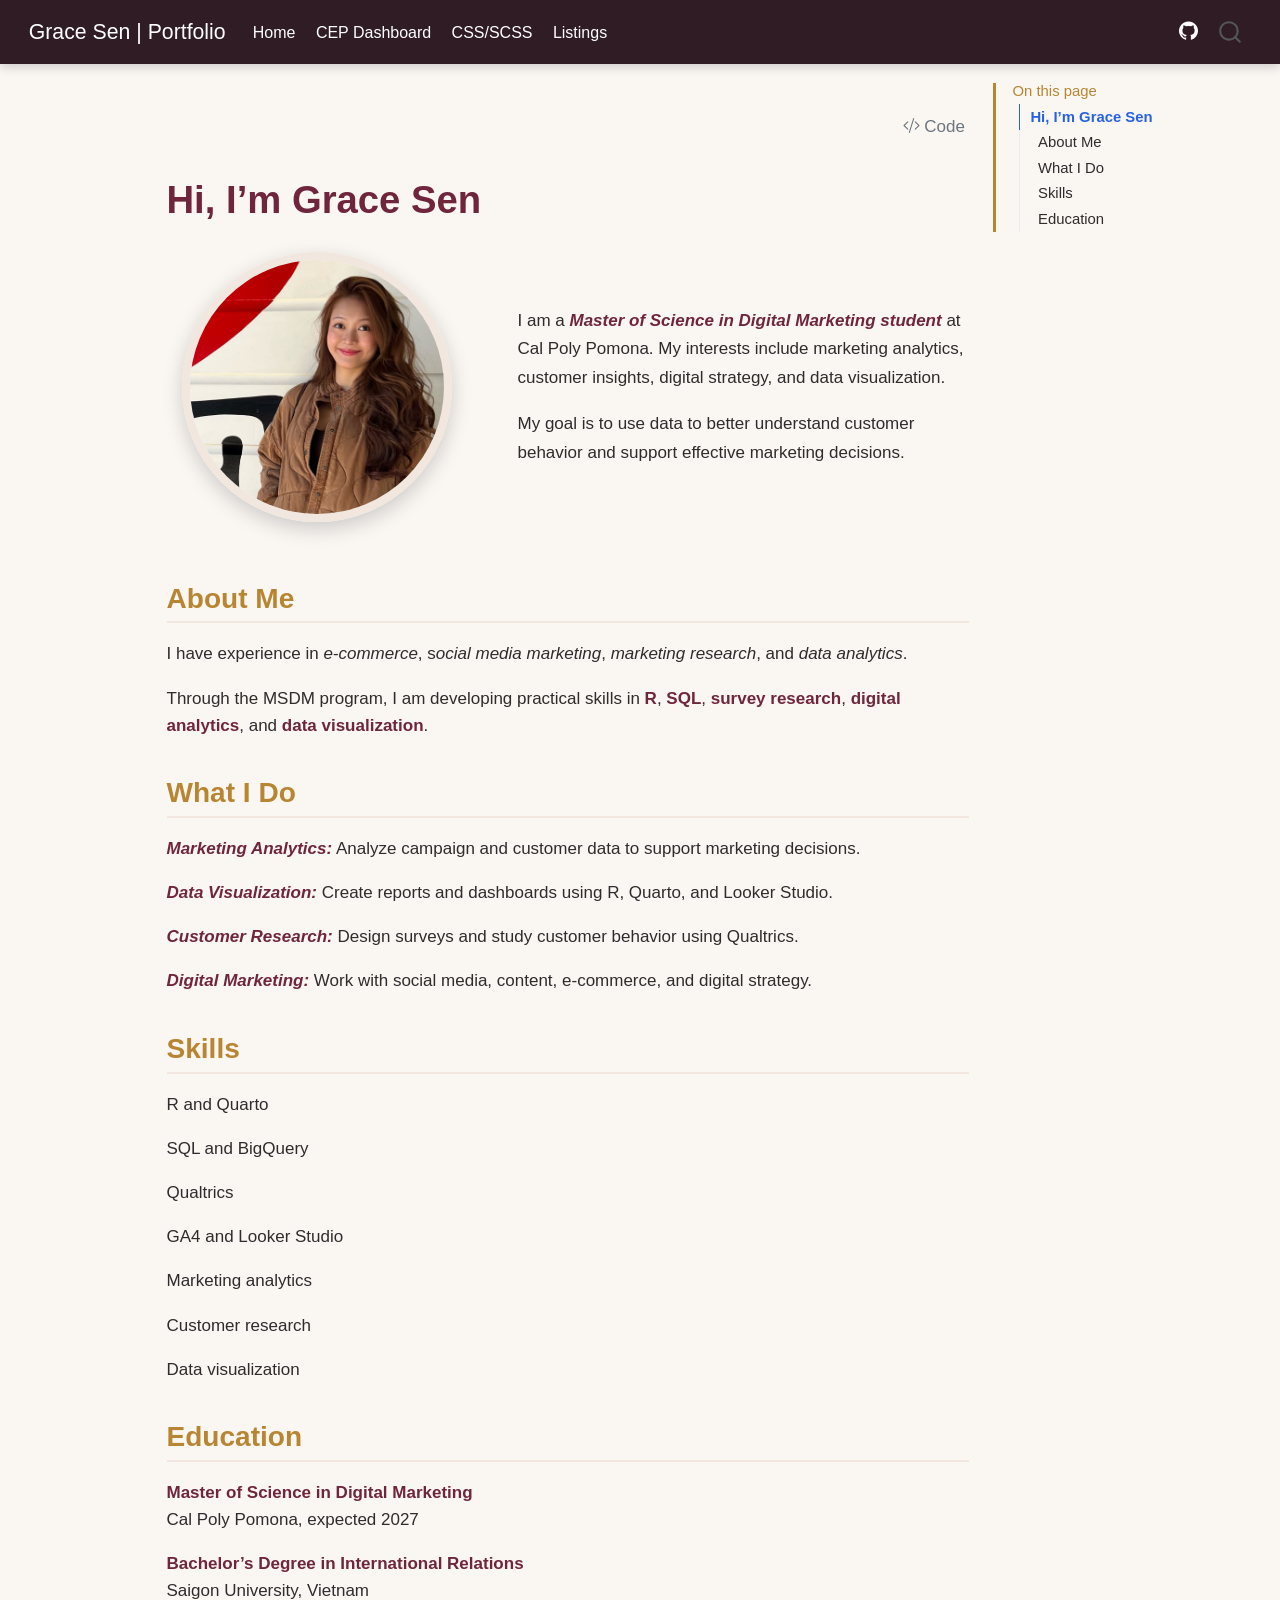
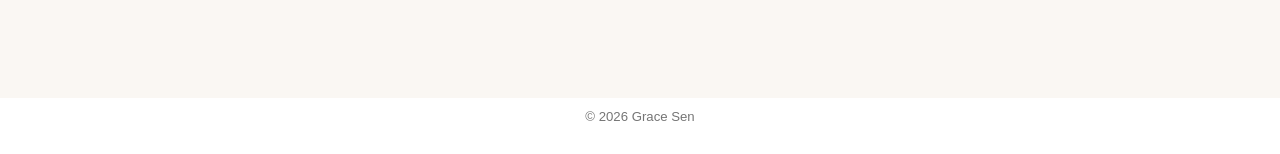
<file: docs/index.html>
<!DOCTYPE html>
<html xmlns="http://www.w3.org/1999/xhtml" lang="en" xml:lang="en"><head>

<meta charset="utf-8">
<meta name="generator" content="quarto-1.8.26">

<meta name="viewport" content="width=device-width, initial-scale=1.0, user-scalable=yes">


<title>Grace Sen | Portfolio</title>
<style>
code{white-space: pre-wrap;}
span.smallcaps{font-variant: small-caps;}
div.columns{display: flex; gap: min(4vw, 1.5em);}
div.column{flex: auto; overflow-x: auto;}
div.hanging-indent{margin-left: 1.5em; text-indent: -1.5em;}
ul.task-list{list-style: none;}
ul.task-list li input[type="checkbox"] {
  width: 0.8em;
  margin: 0 0.8em 0.2em -1em; /* quarto-specific, see https://github.com/quarto-dev/quarto-cli/issues/4556 */ 
  vertical-align: middle;
}
/* CSS for syntax highlighting */
html { -webkit-text-size-adjust: 100%; }
pre > code.sourceCode { white-space: pre; position: relative; }
pre > code.sourceCode > span { display: inline-block; line-height: 1.25; }
pre > code.sourceCode > span:empty { height: 1.2em; }
.sourceCode { overflow: visible; }
code.sourceCode > span { color: inherit; text-decoration: inherit; }
div.sourceCode { margin: 1em 0; }
pre.sourceCode { margin: 0; }
@media screen {
div.sourceCode { overflow: auto; }
}
@media print {
pre > code.sourceCode { white-space: pre-wrap; }
pre > code.sourceCode > span { text-indent: -5em; padding-left: 5em; }
}
pre.numberSource code
  { counter-reset: source-line 0; }
pre.numberSource code > span
  { position: relative; left: -4em; counter-increment: source-line; }
pre.numberSource code > span > a:first-child::before
  { content: counter(source-line);
    position: relative; left: -1em; text-align: right; vertical-align: baseline;
    border: none; display: inline-block;
    -webkit-touch-callout: none; -webkit-user-select: none;
    -khtml-user-select: none; -moz-user-select: none;
    -ms-user-select: none; user-select: none;
    padding: 0 4px; width: 4em;
  }
pre.numberSource { margin-left: 3em;  padding-left: 4px; }
div.sourceCode
  {   }
@media screen {
pre > code.sourceCode > span > a:first-child::before { text-decoration: underline; }
}
</style>


<script src="site_libs/quarto-nav/quarto-nav.js"></script>
<script src="site_libs/quarto-nav/headroom.min.js"></script>
<script src="site_libs/clipboard/clipboard.min.js"></script>
<script src="site_libs/quarto-search/autocomplete.umd.js"></script>
<script src="site_libs/quarto-search/fuse.min.js"></script>
<script src="site_libs/quarto-search/quarto-search.js"></script>
<meta name="quarto:offset" content="./">
<script src="site_libs/quarto-html/quarto.js" type="module"></script>
<script src="site_libs/quarto-html/tabsets/tabsets.js" type="module"></script>
<script src="site_libs/quarto-html/axe/axe-check.js" type="module"></script>
<script src="site_libs/quarto-html/popper.min.js"></script>
<script src="site_libs/quarto-html/tippy.umd.min.js"></script>
<script src="site_libs/quarto-html/anchor.min.js"></script>
<link href="site_libs/quarto-html/tippy.css" rel="stylesheet">
<link href="site_libs/quarto-html/quarto-syntax-highlighting-587c61ba64f3a5504c4d52d930310e48.css" rel="stylesheet" id="quarto-text-highlighting-styles">
<script src="site_libs/bootstrap/bootstrap.min.js"></script>
<link href="site_libs/bootstrap/bootstrap-icons.css" rel="stylesheet">
<link href="site_libs/bootstrap/bootstrap-80278d44abbb443aada24b13759e4b65.min.css" rel="stylesheet" append-hash="true" id="quarto-bootstrap" data-mode="light">
<script id="quarto-search-options" type="application/json">{
  "location": "navbar",
  "copy-button": false,
  "collapse-after": 3,
  "panel-placement": "end",
  "type": "overlay",
  "limit": 50,
  "keyboard-shortcut": [
    "f",
    "/",
    "s"
  ],
  "show-item-context": false,
  "language": {
    "search-no-results-text": "No results",
    "search-matching-documents-text": "matching documents",
    "search-copy-link-title": "Copy link to search",
    "search-hide-matches-text": "Hide additional matches",
    "search-more-match-text": "more match in this document",
    "search-more-matches-text": "more matches in this document",
    "search-clear-button-title": "Clear",
    "search-text-placeholder": "",
    "search-detached-cancel-button-title": "Cancel",
    "search-submit-button-title": "Submit",
    "search-label": "Search"
  }
}</script>


<link rel="stylesheet" href="styles.css">
</head>

<body class="nav-fixed quarto-light">

<div id="quarto-search-results"></div>
  <header id="quarto-header" class="headroom fixed-top">
    <nav class="navbar navbar-expand-lg " data-bs-theme="dark">
      <div class="navbar-container container-fluid">
      <div class="navbar-brand-container mx-auto">
    <a class="navbar-brand" href="./index.html">
    <span class="navbar-title">Grace Sen | Portfolio</span>
    </a>
  </div>
            <div id="quarto-search" class="" title="Search"></div>
          <button class="navbar-toggler" type="button" data-bs-toggle="collapse" data-bs-target="#navbarCollapse" aria-controls="navbarCollapse" role="menu" aria-expanded="false" aria-label="Toggle navigation" onclick="if (window.quartoToggleHeadroom) { window.quartoToggleHeadroom(); }">
  <span class="navbar-toggler-icon"></span>
</button>
          <div class="collapse navbar-collapse" id="navbarCollapse">
            <ul class="navbar-nav navbar-nav-scroll me-auto">
  <li class="nav-item">
    <a class="nav-link active" href="./index.html" aria-current="page"> 
<span class="menu-text">Home</span></a>
  </li>  
  <li class="nav-item">
    <a class="nav-link" href="./dashboard.html"> 
<span class="menu-text">CEP Dashboard</span></a>
  </li>  
  <li class="nav-item">
    <a class="nav-link" href="./styling.html"> 
<span class="menu-text">CSS/SCSS</span></a>
  </li>  
  <li class="nav-item">
    <a class="nav-link" href="./listings.html"> 
<span class="menu-text">Listings</span></a>
  </li>  
</ul>
            <ul class="navbar-nav navbar-nav-scroll ms-auto">
  <li class="nav-item compact">
    <a class="nav-link" href="https://github.com/gracesen/IBM-6500-M10-Portfolio"> <i class="bi bi-github" role="img">
</i> 
<span class="menu-text"></span></a>
  </li>  
</ul>
          </div> <!-- /navcollapse -->
            <div class="quarto-navbar-tools">
</div>
      </div> <!-- /container-fluid -->
    </nav>
</header>
<!-- content -->
<div id="quarto-content" class="quarto-container page-columns page-rows-contents page-layout-article page-navbar">
<!-- sidebar -->
<!-- margin-sidebar -->
    <div id="quarto-margin-sidebar" class="sidebar margin-sidebar">
        <nav id="TOC" role="doc-toc" class="toc-active">
    <h2 id="toc-title">On this page</h2>
   
  <ul>
  <li><a href="#hi-im-grace-sen" id="toc-hi-im-grace-sen" class="nav-link active" data-scroll-target="#hi-im-grace-sen">Hi, I’m Grace Sen</a>
  <ul class="collapse">
  <li><a href="#about-me" id="toc-about-me" class="nav-link" data-scroll-target="#about-me">About Me</a></li>
  <li><a href="#what-i-do" id="toc-what-i-do" class="nav-link" data-scroll-target="#what-i-do">What I Do</a></li>
  <li><a href="#skills" id="toc-skills" class="nav-link" data-scroll-target="#skills">Skills</a></li>
  <li><a href="#education" id="toc-education" class="nav-link" data-scroll-target="#education">Education</a></li>
  </ul></li>
  </ul>
</nav>
    </div>
<!-- main -->
<main class="content" id="quarto-document-content"><header id="title-block-header" class="quarto-title-block"><h1 class="title display-7"></h1></header><div class="quarto-title-block"><div class="quarto-title-tools-only"><button type="button" class="btn code-tools-button" id="quarto-code-tools-source"><i class="bi"></i> Code</button></div></div>




<section id="hi-im-grace-sen" class="level1 hero-title">
<h1 class="hero-title">Hi, I’m Grace Sen</h1>
<div class="hero-grid">
<div class="hero-photo">
<p><img src="images/grace-photo.png" class="profile-photo img-fluid" alt="Professional photo of Grace Sen"></p>
</div>
<div class="hero-introduction">
<p>I am a <strong><em>Master of Science in Digital Marketing student</em></strong> at Cal Poly Pomona. My interests include marketing analytics, customer insights, digital strategy, and data visualization.</p>
<p>My goal is to use data to better understand customer behavior and support effective marketing decisions.</p>
</div>
</div>
<section id="about-me" class="level2">
<h2 class="anchored" data-anchor-id="about-me">About Me</h2>
<p>I have experience in <em>e-commerce</em>, s<em>ocial media marketing</em>, <em>marketing research</em>, and <em>data analytics</em>.</p>
<p>Through the MSDM program, I am developing practical skills in <strong>R</strong>, <strong>SQL</strong>, <strong>survey research</strong>, <strong>digital analytics</strong>, and <strong>data visualization</strong>.</p>
</section>
<section id="what-i-do" class="level2">
<h2 class="anchored" data-anchor-id="what-i-do">What I Do</h2>
<p><strong><em>Marketing Analytics:</em></strong> Analyze campaign and customer data to support marketing decisions.</p>
<p><strong><em>Data Visualization:</em></strong> Create reports and dashboards using R, Quarto, and Looker Studio.</p>
<p><strong><em>Customer Research:</em></strong> Design surveys and study customer behavior using Qualtrics.</p>
<p><strong><em>Digital Marketing:</em></strong> Work with social media, content, e-commerce, and digital strategy.</p>
</section>
<section id="skills" class="level2">
<h2 class="anchored" data-anchor-id="skills">Skills</h2>
<p>R and Quarto</p>
<p>SQL and BigQuery</p>
<p>Qualtrics</p>
<p>GA4 and Looker Studio</p>
<p>Marketing analytics</p>
<p>Customer research</p>
<p>Data visualization</p>
</section>
<section id="education" class="level2">
<h2 class="anchored" data-anchor-id="education">Education</h2>
<p><strong>Master of Science in Digital Marketing</strong><br>
Cal Poly Pomona, expected 2027</p>
<p><strong>Bachelor’s Degree in International Relations</strong><br>
Saigon University, Vietnam</p>


<!-- -->

</section>
</section>

</main> <!-- /main -->
<script id="quarto-html-after-body" type="application/javascript">
  window.document.addEventListener("DOMContentLoaded", function (event) {
    const icon = "";
    const anchorJS = new window.AnchorJS();
    anchorJS.options = {
      placement: 'right',
      icon: icon
    };
    anchorJS.add('.anchored');
    const isCodeAnnotation = (el) => {
      for (const clz of el.classList) {
        if (clz.startsWith('code-annotation-')) {                     
          return true;
        }
      }
      return false;
    }
    const onCopySuccess = function(e) {
      // button target
      const button = e.trigger;
      // don't keep focus
      button.blur();
      // flash "checked"
      button.classList.add('code-copy-button-checked');
      var currentTitle = button.getAttribute("title");
      button.setAttribute("title", "Copied!");
      let tooltip;
      if (window.bootstrap) {
        button.setAttribute("data-bs-toggle", "tooltip");
        button.setAttribute("data-bs-placement", "left");
        button.setAttribute("data-bs-title", "Copied!");
        tooltip = new bootstrap.Tooltip(button, 
          { trigger: "manual", 
            customClass: "code-copy-button-tooltip",
            offset: [0, -8]});
        tooltip.show();    
      }
      setTimeout(function() {
        if (tooltip) {
          tooltip.hide();
          button.removeAttribute("data-bs-title");
          button.removeAttribute("data-bs-toggle");
          button.removeAttribute("data-bs-placement");
        }
        button.setAttribute("title", currentTitle);
        button.classList.remove('code-copy-button-checked');
      }, 1000);
      // clear code selection
      e.clearSelection();
    }
    const getTextToCopy = function(trigger) {
      const outerScaffold = trigger.parentElement.cloneNode(true);
      const codeEl = outerScaffold.querySelector('code');
      for (const childEl of codeEl.children) {
        if (isCodeAnnotation(childEl)) {
          childEl.remove();
        }
      }
      return codeEl.innerText;
    }
    const clipboard = new window.ClipboardJS('.code-copy-button:not([data-in-quarto-modal])', {
      text: getTextToCopy
    });
    clipboard.on('success', onCopySuccess);
    if (window.document.getElementById('quarto-embedded-source-code-modal')) {
      const clipboardModal = new window.ClipboardJS('.code-copy-button[data-in-quarto-modal]', {
        text: getTextToCopy,
        container: window.document.getElementById('quarto-embedded-source-code-modal')
      });
      clipboardModal.on('success', onCopySuccess);
    }
    const viewSource = window.document.getElementById('quarto-view-source') ||
                       window.document.getElementById('quarto-code-tools-source');
    if (viewSource) {
      const sourceUrl = viewSource.getAttribute("data-quarto-source-url");
      viewSource.addEventListener("click", function(e) {
        if (sourceUrl) {
          // rstudio viewer pane
          if (/\bcapabilities=\b/.test(window.location)) {
            window.open(sourceUrl);
          } else {
            window.location.href = sourceUrl;
          }
        } else {
          const modal = new bootstrap.Modal(document.getElementById('quarto-embedded-source-code-modal'));
          modal.show();
        }
        return false;
      });
    }
    function toggleCodeHandler(show) {
      return function(e) {
        const detailsSrc = window.document.querySelectorAll(".cell > details > .sourceCode");
        for (let i=0; i<detailsSrc.length; i++) {
          const details = detailsSrc[i].parentElement;
          if (show) {
            details.open = true;
          } else {
            details.removeAttribute("open");
          }
        }
        const cellCodeDivs = window.document.querySelectorAll(".cell > .sourceCode");
        const fromCls = show ? "hidden" : "unhidden";
        const toCls = show ? "unhidden" : "hidden";
        for (let i=0; i<cellCodeDivs.length; i++) {
          const codeDiv = cellCodeDivs[i];
          if (codeDiv.classList.contains(fromCls)) {
            codeDiv.classList.remove(fromCls);
            codeDiv.classList.add(toCls);
          } 
        }
        return false;
      }
    }
    const hideAllCode = window.document.getElementById("quarto-hide-all-code");
    if (hideAllCode) {
      hideAllCode.addEventListener("click", toggleCodeHandler(false));
    }
    const showAllCode = window.document.getElementById("quarto-show-all-code");
    if (showAllCode) {
      showAllCode.addEventListener("click", toggleCodeHandler(true));
    }
      var localhostRegex = new RegExp(/^(?:http|https):\/\/localhost\:?[0-9]*\//);
      var mailtoRegex = new RegExp(/^mailto:/);
        var filterRegex = new RegExp('/' + window.location.host + '/');
      var isInternal = (href) => {
          return filterRegex.test(href) || localhostRegex.test(href) || mailtoRegex.test(href);
      }
      // Inspect non-navigation links and adorn them if external
     var links = window.document.querySelectorAll('a[href]:not(.nav-link):not(.navbar-brand):not(.toc-action):not(.sidebar-link):not(.sidebar-item-toggle):not(.pagination-link):not(.no-external):not([aria-hidden]):not(.dropdown-item):not(.quarto-navigation-tool):not(.about-link)');
      for (var i=0; i<links.length; i++) {
        const link = links[i];
        if (!isInternal(link.href)) {
          // undo the damage that might have been done by quarto-nav.js in the case of
          // links that we want to consider external
          if (link.dataset.originalHref !== undefined) {
            link.href = link.dataset.originalHref;
          }
        }
      }
    function tippyHover(el, contentFn, onTriggerFn, onUntriggerFn) {
      const config = {
        allowHTML: true,
        maxWidth: 500,
        delay: 100,
        arrow: false,
        appendTo: function(el) {
            return el.parentElement;
        },
        interactive: true,
        interactiveBorder: 10,
        theme: 'quarto',
        placement: 'bottom-start',
      };
      if (contentFn) {
        config.content = contentFn;
      }
      if (onTriggerFn) {
        config.onTrigger = onTriggerFn;
      }
      if (onUntriggerFn) {
        config.onUntrigger = onUntriggerFn;
      }
      window.tippy(el, config); 
    }
    const noterefs = window.document.querySelectorAll('a[role="doc-noteref"]');
    for (var i=0; i<noterefs.length; i++) {
      const ref = noterefs[i];
      tippyHover(ref, function() {
        // use id or data attribute instead here
        let href = ref.getAttribute('data-footnote-href') || ref.getAttribute('href');
        try { href = new URL(href).hash; } catch {}
        const id = href.replace(/^#\/?/, "");
        const note = window.document.getElementById(id);
        if (note) {
          return note.innerHTML;
        } else {
          return "";
        }
      });
    }
    const xrefs = window.document.querySelectorAll('a.quarto-xref');
    const processXRef = (id, note) => {
      // Strip column container classes
      const stripColumnClz = (el) => {
        el.classList.remove("page-full", "page-columns");
        if (el.children) {
          for (const child of el.children) {
            stripColumnClz(child);
          }
        }
      }
      stripColumnClz(note)
      if (id === null || id.startsWith('sec-')) {
        // Special case sections, only their first couple elements
        const container = document.createElement("div");
        if (note.children && note.children.length > 2) {
          container.appendChild(note.children[0].cloneNode(true));
          for (let i = 1; i < note.children.length; i++) {
            const child = note.children[i];
            if (child.tagName === "P" && child.innerText === "") {
              continue;
            } else {
              container.appendChild(child.cloneNode(true));
              break;
            }
          }
          if (window.Quarto?.typesetMath) {
            window.Quarto.typesetMath(container);
          }
          return container.innerHTML
        } else {
          if (window.Quarto?.typesetMath) {
            window.Quarto.typesetMath(note);
          }
          return note.innerHTML;
        }
      } else {
        // Remove any anchor links if they are present
        const anchorLink = note.querySelector('a.anchorjs-link');
        if (anchorLink) {
          anchorLink.remove();
        }
        if (window.Quarto?.typesetMath) {
          window.Quarto.typesetMath(note);
        }
        if (note.classList.contains("callout")) {
          return note.outerHTML;
        } else {
          return note.innerHTML;
        }
      }
    }
    for (var i=0; i<xrefs.length; i++) {
      const xref = xrefs[i];
      tippyHover(xref, undefined, function(instance) {
        instance.disable();
        let url = xref.getAttribute('href');
        let hash = undefined; 
        if (url.startsWith('#')) {
          hash = url;
        } else {
          try { hash = new URL(url).hash; } catch {}
        }
        if (hash) {
          const id = hash.replace(/^#\/?/, "");
          const note = window.document.getElementById(id);
          if (note !== null) {
            try {
              const html = processXRef(id, note.cloneNode(true));
              instance.setContent(html);
            } finally {
              instance.enable();
              instance.show();
            }
          } else {
            // See if we can fetch this
            fetch(url.split('#')[0])
            .then(res => res.text())
            .then(html => {
              const parser = new DOMParser();
              const htmlDoc = parser.parseFromString(html, "text/html");
              const note = htmlDoc.getElementById(id);
              if (note !== null) {
                const html = processXRef(id, note);
                instance.setContent(html);
              } 
            }).finally(() => {
              instance.enable();
              instance.show();
            });
          }
        } else {
          // See if we can fetch a full url (with no hash to target)
          // This is a special case and we should probably do some content thinning / targeting
          fetch(url)
          .then(res => res.text())
          .then(html => {
            const parser = new DOMParser();
            const htmlDoc = parser.parseFromString(html, "text/html");
            const note = htmlDoc.querySelector('main.content');
            if (note !== null) {
              // This should only happen for chapter cross references
              // (since there is no id in the URL)
              // remove the first header
              if (note.children.length > 0 && note.children[0].tagName === "HEADER") {
                note.children[0].remove();
              }
              const html = processXRef(null, note);
              instance.setContent(html);
            } 
          }).finally(() => {
            instance.enable();
            instance.show();
          });
        }
      }, function(instance) {
      });
    }
        let selectedAnnoteEl;
        const selectorForAnnotation = ( cell, annotation) => {
          let cellAttr = 'data-code-cell="' + cell + '"';
          let lineAttr = 'data-code-annotation="' +  annotation + '"';
          const selector = 'span[' + cellAttr + '][' + lineAttr + ']';
          return selector;
        }
        const selectCodeLines = (annoteEl) => {
          const doc = window.document;
          const targetCell = annoteEl.getAttribute("data-target-cell");
          const targetAnnotation = annoteEl.getAttribute("data-target-annotation");
          const annoteSpan = window.document.querySelector(selectorForAnnotation(targetCell, targetAnnotation));
          const lines = annoteSpan.getAttribute("data-code-lines").split(",");
          const lineIds = lines.map((line) => {
            return targetCell + "-" + line;
          })
          let top = null;
          let height = null;
          let parent = null;
          if (lineIds.length > 0) {
              //compute the position of the single el (top and bottom and make a div)
              const el = window.document.getElementById(lineIds[0]);
              top = el.offsetTop;
              height = el.offsetHeight;
              parent = el.parentElement.parentElement;
            if (lineIds.length > 1) {
              const lastEl = window.document.getElementById(lineIds[lineIds.length - 1]);
              const bottom = lastEl.offsetTop + lastEl.offsetHeight;
              height = bottom - top;
            }
            if (top !== null && height !== null && parent !== null) {
              // cook up a div (if necessary) and position it 
              let div = window.document.getElementById("code-annotation-line-highlight");
              if (div === null) {
                div = window.document.createElement("div");
                div.setAttribute("id", "code-annotation-line-highlight");
                div.style.position = 'absolute';
                parent.appendChild(div);
              }
              div.style.top = top - 2 + "px";
              div.style.height = height + 4 + "px";
              div.style.left = 0;
              let gutterDiv = window.document.getElementById("code-annotation-line-highlight-gutter");
              if (gutterDiv === null) {
                gutterDiv = window.document.createElement("div");
                gutterDiv.setAttribute("id", "code-annotation-line-highlight-gutter");
                gutterDiv.style.position = 'absolute';
                const codeCell = window.document.getElementById(targetCell);
                const gutter = codeCell.querySelector('.code-annotation-gutter');
                gutter.appendChild(gutterDiv);
              }
              gutterDiv.style.top = top - 2 + "px";
              gutterDiv.style.height = height + 4 + "px";
            }
            selectedAnnoteEl = annoteEl;
          }
        };
        const unselectCodeLines = () => {
          const elementsIds = ["code-annotation-line-highlight", "code-annotation-line-highlight-gutter"];
          elementsIds.forEach((elId) => {
            const div = window.document.getElementById(elId);
            if (div) {
              div.remove();
            }
          });
          selectedAnnoteEl = undefined;
        };
          // Handle positioning of the toggle
      window.addEventListener(
        "resize",
        throttle(() => {
          elRect = undefined;
          if (selectedAnnoteEl) {
            selectCodeLines(selectedAnnoteEl);
          }
        }, 10)
      );
      function throttle(fn, ms) {
      let throttle = false;
      let timer;
        return (...args) => {
          if(!throttle) { // first call gets through
              fn.apply(this, args);
              throttle = true;
          } else { // all the others get throttled
              if(timer) clearTimeout(timer); // cancel #2
              timer = setTimeout(() => {
                fn.apply(this, args);
                timer = throttle = false;
              }, ms);
          }
        };
      }
        // Attach click handler to the DT
        const annoteDls = window.document.querySelectorAll('dt[data-target-cell]');
        for (const annoteDlNode of annoteDls) {
          annoteDlNode.addEventListener('click', (event) => {
            const clickedEl = event.target;
            if (clickedEl !== selectedAnnoteEl) {
              unselectCodeLines();
              const activeEl = window.document.querySelector('dt[data-target-cell].code-annotation-active');
              if (activeEl) {
                activeEl.classList.remove('code-annotation-active');
              }
              selectCodeLines(clickedEl);
              clickedEl.classList.add('code-annotation-active');
            } else {
              // Unselect the line
              unselectCodeLines();
              clickedEl.classList.remove('code-annotation-active');
            }
          });
        }
    const findCites = (el) => {
      const parentEl = el.parentElement;
      if (parentEl) {
        const cites = parentEl.dataset.cites;
        if (cites) {
          return {
            el,
            cites: cites.split(' ')
          };
        } else {
          return findCites(el.parentElement)
        }
      } else {
        return undefined;
      }
    };
    var bibliorefs = window.document.querySelectorAll('a[role="doc-biblioref"]');
    for (var i=0; i<bibliorefs.length; i++) {
      const ref = bibliorefs[i];
      const citeInfo = findCites(ref);
      if (citeInfo) {
        tippyHover(citeInfo.el, function() {
          var popup = window.document.createElement('div');
          citeInfo.cites.forEach(function(cite) {
            var citeDiv = window.document.createElement('div');
            citeDiv.classList.add('hanging-indent');
            citeDiv.classList.add('csl-entry');
            var biblioDiv = window.document.getElementById('ref-' + cite);
            if (biblioDiv) {
              citeDiv.innerHTML = biblioDiv.innerHTML;
            }
            popup.appendChild(citeDiv);
          });
          return popup.innerHTML;
        });
      }
    }
  });
  </script><div class="modal fade" id="quarto-embedded-source-code-modal" tabindex="-1" aria-labelledby="quarto-embedded-source-code-modal-label" aria-hidden="true"><div class="modal-dialog modal-dialog-scrollable"><div class="modal-content"><div class="modal-header"><h5 class="modal-title" id="quarto-embedded-source-code-modal-label">Source Code</h5><button class="btn-close" data-bs-dismiss="modal"></button></div><div class="modal-body"><div class="">
<div class="code-copy-outer-scaffold"><div class="sourceCode" id="cb1" data-shortcodes="false"><pre class="sourceCode markdown code-with-copy"><code class="sourceCode markdown"><span id="cb1-1"><a href="#cb1-1" aria-hidden="true" tabindex="-1"></a><span class="co">---</span></span>
<span id="cb1-2"><a href="#cb1-2" aria-hidden="true" tabindex="-1"></a><span class="an">page-layout:</span><span class="co"> article</span></span>
<span id="cb1-3"><a href="#cb1-3" aria-hidden="true" tabindex="-1"></a><span class="an">toc:</span><span class="co"> true</span></span>
<span id="cb1-4"><a href="#cb1-4" aria-hidden="true" tabindex="-1"></a><span class="an">toc-title:</span><span class="co"> "On this page"</span></span>
<span id="cb1-5"><a href="#cb1-5" aria-hidden="true" tabindex="-1"></a><span class="co">---</span></span>
<span id="cb1-6"><a href="#cb1-6" aria-hidden="true" tabindex="-1"></a></span>
<span id="cb1-7"><a href="#cb1-7" aria-hidden="true" tabindex="-1"></a><span class="fu"># Hi, I’m Grace Sen {.hero-title}</span></span>
<span id="cb1-8"><a href="#cb1-8" aria-hidden="true" tabindex="-1"></a></span>
<span id="cb1-9"><a href="#cb1-9" aria-hidden="true" tabindex="-1"></a>::::: hero-grid</span>
<span id="cb1-10"><a href="#cb1-10" aria-hidden="true" tabindex="-1"></a>::: hero-photo</span>
<span id="cb1-11"><a href="#cb1-11" aria-hidden="true" tabindex="-1"></a><span class="al">![](images/grace-photo.png)</span>{.profile-photo fig-alt="Professional photo of Grace Sen"}</span>
<span id="cb1-12"><a href="#cb1-12" aria-hidden="true" tabindex="-1"></a>:::</span>
<span id="cb1-13"><a href="#cb1-13" aria-hidden="true" tabindex="-1"></a></span>
<span id="cb1-14"><a href="#cb1-14" aria-hidden="true" tabindex="-1"></a>::: hero-introduction</span>
<span id="cb1-15"><a href="#cb1-15" aria-hidden="true" tabindex="-1"></a>I am a ***Master of Science in Digital Marketing student*** at Cal Poly Pomona. My interests include marketing analytics, customer insights, digital strategy, and data visualization.</span>
<span id="cb1-16"><a href="#cb1-16" aria-hidden="true" tabindex="-1"></a></span>
<span id="cb1-17"><a href="#cb1-17" aria-hidden="true" tabindex="-1"></a>My goal is to use data to better understand customer behavior and support effective marketing decisions.</span>
<span id="cb1-18"><a href="#cb1-18" aria-hidden="true" tabindex="-1"></a>:::</span>
<span id="cb1-19"><a href="#cb1-19" aria-hidden="true" tabindex="-1"></a>:::::</span>
<span id="cb1-20"><a href="#cb1-20" aria-hidden="true" tabindex="-1"></a></span>
<span id="cb1-21"><a href="#cb1-21" aria-hidden="true" tabindex="-1"></a><span class="fu">## About Me</span></span>
<span id="cb1-22"><a href="#cb1-22" aria-hidden="true" tabindex="-1"></a></span>
<span id="cb1-23"><a href="#cb1-23" aria-hidden="true" tabindex="-1"></a>I have experience in *e-commerce*, s*ocial media marketing*, *marketing research*, and *data analytics*.</span>
<span id="cb1-24"><a href="#cb1-24" aria-hidden="true" tabindex="-1"></a></span>
<span id="cb1-25"><a href="#cb1-25" aria-hidden="true" tabindex="-1"></a>Through the MSDM program, I am developing practical skills in **R**, **SQL**, **survey research**, **digital analytics**, and **data visualization**.</span>
<span id="cb1-26"><a href="#cb1-26" aria-hidden="true" tabindex="-1"></a></span>
<span id="cb1-27"><a href="#cb1-27" aria-hidden="true" tabindex="-1"></a><span class="fu">## What I Do</span></span>
<span id="cb1-28"><a href="#cb1-28" aria-hidden="true" tabindex="-1"></a></span>
<span id="cb1-29"><a href="#cb1-29" aria-hidden="true" tabindex="-1"></a>***Marketing Analytics:*** Analyze campaign and customer data to support marketing decisions.</span>
<span id="cb1-30"><a href="#cb1-30" aria-hidden="true" tabindex="-1"></a></span>
<span id="cb1-31"><a href="#cb1-31" aria-hidden="true" tabindex="-1"></a>***Data Visualization:*** Create reports and dashboards using R, Quarto, and Looker Studio.</span>
<span id="cb1-32"><a href="#cb1-32" aria-hidden="true" tabindex="-1"></a></span>
<span id="cb1-33"><a href="#cb1-33" aria-hidden="true" tabindex="-1"></a>***Customer Research:*** Design surveys and study customer behavior using Qualtrics.</span>
<span id="cb1-34"><a href="#cb1-34" aria-hidden="true" tabindex="-1"></a></span>
<span id="cb1-35"><a href="#cb1-35" aria-hidden="true" tabindex="-1"></a>***Digital Marketing:*** Work with social media, content, e-commerce, and digital strategy.</span>
<span id="cb1-36"><a href="#cb1-36" aria-hidden="true" tabindex="-1"></a></span>
<span id="cb1-37"><a href="#cb1-37" aria-hidden="true" tabindex="-1"></a><span class="fu">## Skills</span></span>
<span id="cb1-38"><a href="#cb1-38" aria-hidden="true" tabindex="-1"></a></span>
<span id="cb1-39"><a href="#cb1-39" aria-hidden="true" tabindex="-1"></a>R and Quarto</span>
<span id="cb1-40"><a href="#cb1-40" aria-hidden="true" tabindex="-1"></a></span>
<span id="cb1-41"><a href="#cb1-41" aria-hidden="true" tabindex="-1"></a>SQL and BigQuery</span>
<span id="cb1-42"><a href="#cb1-42" aria-hidden="true" tabindex="-1"></a></span>
<span id="cb1-43"><a href="#cb1-43" aria-hidden="true" tabindex="-1"></a>Qualtrics</span>
<span id="cb1-44"><a href="#cb1-44" aria-hidden="true" tabindex="-1"></a></span>
<span id="cb1-45"><a href="#cb1-45" aria-hidden="true" tabindex="-1"></a>GA4 and Looker Studio</span>
<span id="cb1-46"><a href="#cb1-46" aria-hidden="true" tabindex="-1"></a></span>
<span id="cb1-47"><a href="#cb1-47" aria-hidden="true" tabindex="-1"></a>Marketing analytics</span>
<span id="cb1-48"><a href="#cb1-48" aria-hidden="true" tabindex="-1"></a></span>
<span id="cb1-49"><a href="#cb1-49" aria-hidden="true" tabindex="-1"></a>Customer research</span>
<span id="cb1-50"><a href="#cb1-50" aria-hidden="true" tabindex="-1"></a></span>
<span id="cb1-51"><a href="#cb1-51" aria-hidden="true" tabindex="-1"></a>Data visualization</span>
<span id="cb1-52"><a href="#cb1-52" aria-hidden="true" tabindex="-1"></a></span>
<span id="cb1-53"><a href="#cb1-53" aria-hidden="true" tabindex="-1"></a><span class="fu">## Education</span></span>
<span id="cb1-54"><a href="#cb1-54" aria-hidden="true" tabindex="-1"></a></span>
<span id="cb1-55"><a href="#cb1-55" aria-hidden="true" tabindex="-1"></a>**Master of Science in Digital Marketing**\</span>
<span id="cb1-56"><a href="#cb1-56" aria-hidden="true" tabindex="-1"></a>Cal Poly Pomona, expected 2027</span>
<span id="cb1-57"><a href="#cb1-57" aria-hidden="true" tabindex="-1"></a></span>
<span id="cb1-58"><a href="#cb1-58" aria-hidden="true" tabindex="-1"></a>**Bachelor’s Degree in International Relations**\</span>
<span id="cb1-59"><a href="#cb1-59" aria-hidden="true" tabindex="-1"></a>Saigon University, Vietnam</span></code></pre></div><button title="Copy to Clipboard" class="code-copy-button" data-in-quarto-modal=""><i class="bi"></i></button></div>
</div></div></div></div></div>
</div> <!-- /content -->
<footer class="footer">
  <div class="nav-footer">
    <div class="nav-footer-left">
      &nbsp;
    </div>   
    <div class="nav-footer-center">
<p>© 2026 Grace Sen</p>
</div>
    <div class="nav-footer-right">
      &nbsp;
    </div>
  </div>
</footer>




</body></html>
</file>
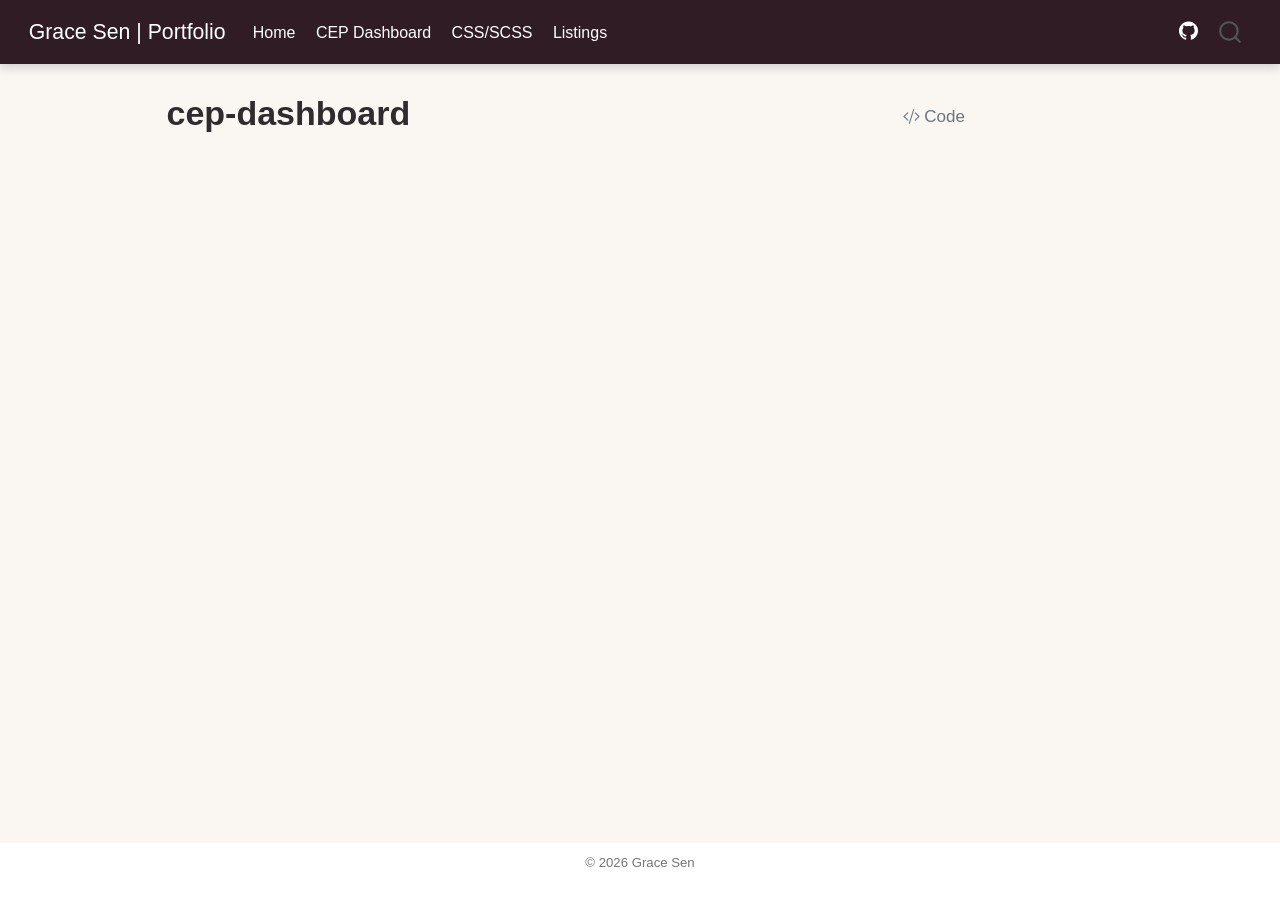
<file: docs/cep-dashboard.html>
<!DOCTYPE html>
<html xmlns="http://www.w3.org/1999/xhtml" lang="en" xml:lang="en"><head>

<meta charset="utf-8">
<meta name="generator" content="quarto-1.8.26">

<meta name="viewport" content="width=device-width, initial-scale=1.0, user-scalable=yes">


<title>cep-dashboard – Grace Sen | Portfolio</title>
<style>
code{white-space: pre-wrap;}
span.smallcaps{font-variant: small-caps;}
div.columns{display: flex; gap: min(4vw, 1.5em);}
div.column{flex: auto; overflow-x: auto;}
div.hanging-indent{margin-left: 1.5em; text-indent: -1.5em;}
ul.task-list{list-style: none;}
ul.task-list li input[type="checkbox"] {
  width: 0.8em;
  margin: 0 0.8em 0.2em -1em; /* quarto-specific, see https://github.com/quarto-dev/quarto-cli/issues/4556 */ 
  vertical-align: middle;
}
/* CSS for syntax highlighting */
html { -webkit-text-size-adjust: 100%; }
pre > code.sourceCode { white-space: pre; position: relative; }
pre > code.sourceCode > span { display: inline-block; line-height: 1.25; }
pre > code.sourceCode > span:empty { height: 1.2em; }
.sourceCode { overflow: visible; }
code.sourceCode > span { color: inherit; text-decoration: inherit; }
div.sourceCode { margin: 1em 0; }
pre.sourceCode { margin: 0; }
@media screen {
div.sourceCode { overflow: auto; }
}
@media print {
pre > code.sourceCode { white-space: pre-wrap; }
pre > code.sourceCode > span { text-indent: -5em; padding-left: 5em; }
}
pre.numberSource code
  { counter-reset: source-line 0; }
pre.numberSource code > span
  { position: relative; left: -4em; counter-increment: source-line; }
pre.numberSource code > span > a:first-child::before
  { content: counter(source-line);
    position: relative; left: -1em; text-align: right; vertical-align: baseline;
    border: none; display: inline-block;
    -webkit-touch-callout: none; -webkit-user-select: none;
    -khtml-user-select: none; -moz-user-select: none;
    -ms-user-select: none; user-select: none;
    padding: 0 4px; width: 4em;
  }
pre.numberSource { margin-left: 3em;  padding-left: 4px; }
div.sourceCode
  {   }
@media screen {
pre > code.sourceCode > span > a:first-child::before { text-decoration: underline; }
}
</style>


<script src="site_libs/quarto-nav/quarto-nav.js"></script>
<script src="site_libs/quarto-nav/headroom.min.js"></script>
<script src="site_libs/clipboard/clipboard.min.js"></script>
<script src="site_libs/quarto-search/autocomplete.umd.js"></script>
<script src="site_libs/quarto-search/fuse.min.js"></script>
<script src="site_libs/quarto-search/quarto-search.js"></script>
<meta name="quarto:offset" content="./">
<script src="site_libs/quarto-html/quarto.js" type="module"></script>
<script src="site_libs/quarto-html/tabsets/tabsets.js" type="module"></script>
<script src="site_libs/quarto-html/axe/axe-check.js" type="module"></script>
<script src="site_libs/quarto-html/popper.min.js"></script>
<script src="site_libs/quarto-html/tippy.umd.min.js"></script>
<script src="site_libs/quarto-html/anchor.min.js"></script>
<link href="site_libs/quarto-html/tippy.css" rel="stylesheet">
<link href="site_libs/quarto-html/quarto-syntax-highlighting-587c61ba64f3a5504c4d52d930310e48.css" rel="stylesheet" id="quarto-text-highlighting-styles">
<script src="site_libs/bootstrap/bootstrap.min.js"></script>
<link href="site_libs/bootstrap/bootstrap-icons.css" rel="stylesheet">
<link href="site_libs/bootstrap/bootstrap-80278d44abbb443aada24b13759e4b65.min.css" rel="stylesheet" append-hash="true" id="quarto-bootstrap" data-mode="light">
<script id="quarto-search-options" type="application/json">{
  "location": "navbar",
  "copy-button": false,
  "collapse-after": 3,
  "panel-placement": "end",
  "type": "overlay",
  "limit": 50,
  "keyboard-shortcut": [
    "f",
    "/",
    "s"
  ],
  "show-item-context": false,
  "language": {
    "search-no-results-text": "No results",
    "search-matching-documents-text": "matching documents",
    "search-copy-link-title": "Copy link to search",
    "search-hide-matches-text": "Hide additional matches",
    "search-more-match-text": "more match in this document",
    "search-more-matches-text": "more matches in this document",
    "search-clear-button-title": "Clear",
    "search-text-placeholder": "",
    "search-detached-cancel-button-title": "Cancel",
    "search-submit-button-title": "Submit",
    "search-label": "Search"
  }
}</script>


<link rel="stylesheet" href="styles.css">
</head>

<body class="nav-fixed quarto-light">

<div id="quarto-search-results"></div>
  <header id="quarto-header" class="headroom fixed-top">
    <nav class="navbar navbar-expand-lg " data-bs-theme="dark">
      <div class="navbar-container container-fluid">
      <div class="navbar-brand-container mx-auto">
    <a class="navbar-brand" href="./index.html">
    <span class="navbar-title">Grace Sen | Portfolio</span>
    </a>
  </div>
            <div id="quarto-search" class="" title="Search"></div>
          <button class="navbar-toggler" type="button" data-bs-toggle="collapse" data-bs-target="#navbarCollapse" aria-controls="navbarCollapse" role="menu" aria-expanded="false" aria-label="Toggle navigation" onclick="if (window.quartoToggleHeadroom) { window.quartoToggleHeadroom(); }">
  <span class="navbar-toggler-icon"></span>
</button>
          <div class="collapse navbar-collapse" id="navbarCollapse">
            <ul class="navbar-nav navbar-nav-scroll me-auto">
  <li class="nav-item">
    <a class="nav-link" href="./index.html"> 
<span class="menu-text">Home</span></a>
  </li>  
  <li class="nav-item">
    <a class="nav-link" href="./dashboard.html"> 
<span class="menu-text">CEP Dashboard</span></a>
  </li>  
  <li class="nav-item">
    <a class="nav-link" href="./styling.html"> 
<span class="menu-text">CSS/SCSS</span></a>
  </li>  
  <li class="nav-item">
    <a class="nav-link" href="./listings.html"> 
<span class="menu-text">Listings</span></a>
  </li>  
</ul>
            <ul class="navbar-nav navbar-nav-scroll ms-auto">
  <li class="nav-item compact">
    <a class="nav-link" href="https://github.com/gracesen/IBM-6500-M10-Portfolio"> <i class="bi bi-github" role="img">
</i> 
<span class="menu-text"></span></a>
  </li>  
</ul>
          </div> <!-- /navcollapse -->
            <div class="quarto-navbar-tools">
</div>
      </div> <!-- /container-fluid -->
    </nav>
</header>
<!-- content -->
<div id="quarto-content" class="quarto-container page-columns page-rows-contents page-layout-article page-navbar">
<!-- sidebar -->
<!-- margin-sidebar -->
    <div id="quarto-margin-sidebar" class="sidebar margin-sidebar zindex-bottom">
        
    </div>
<!-- main -->
<main class="content" id="quarto-document-content">

<header id="title-block-header" class="quarto-title-block default">
<div class="quarto-title">
<div class="quarto-title-block"><div><h1 class="title">cep-dashboard</h1><button type="button" class="btn code-tools-button" id="quarto-code-tools-source"><i class="bi"></i> Code</button></div></div>
</div>



<div class="quarto-title-meta">

    
  
    
  </div>
  


</header>




<!-- -->


</main> <!-- /main -->
<script id="quarto-html-after-body" type="application/javascript">
  window.document.addEventListener("DOMContentLoaded", function (event) {
    const icon = "";
    const anchorJS = new window.AnchorJS();
    anchorJS.options = {
      placement: 'right',
      icon: icon
    };
    anchorJS.add('.anchored');
    const isCodeAnnotation = (el) => {
      for (const clz of el.classList) {
        if (clz.startsWith('code-annotation-')) {                     
          return true;
        }
      }
      return false;
    }
    const onCopySuccess = function(e) {
      // button target
      const button = e.trigger;
      // don't keep focus
      button.blur();
      // flash "checked"
      button.classList.add('code-copy-button-checked');
      var currentTitle = button.getAttribute("title");
      button.setAttribute("title", "Copied!");
      let tooltip;
      if (window.bootstrap) {
        button.setAttribute("data-bs-toggle", "tooltip");
        button.setAttribute("data-bs-placement", "left");
        button.setAttribute("data-bs-title", "Copied!");
        tooltip = new bootstrap.Tooltip(button, 
          { trigger: "manual", 
            customClass: "code-copy-button-tooltip",
            offset: [0, -8]});
        tooltip.show();    
      }
      setTimeout(function() {
        if (tooltip) {
          tooltip.hide();
          button.removeAttribute("data-bs-title");
          button.removeAttribute("data-bs-toggle");
          button.removeAttribute("data-bs-placement");
        }
        button.setAttribute("title", currentTitle);
        button.classList.remove('code-copy-button-checked');
      }, 1000);
      // clear code selection
      e.clearSelection();
    }
    const getTextToCopy = function(trigger) {
      const outerScaffold = trigger.parentElement.cloneNode(true);
      const codeEl = outerScaffold.querySelector('code');
      for (const childEl of codeEl.children) {
        if (isCodeAnnotation(childEl)) {
          childEl.remove();
        }
      }
      return codeEl.innerText;
    }
    const clipboard = new window.ClipboardJS('.code-copy-button:not([data-in-quarto-modal])', {
      text: getTextToCopy
    });
    clipboard.on('success', onCopySuccess);
    if (window.document.getElementById('quarto-embedded-source-code-modal')) {
      const clipboardModal = new window.ClipboardJS('.code-copy-button[data-in-quarto-modal]', {
        text: getTextToCopy,
        container: window.document.getElementById('quarto-embedded-source-code-modal')
      });
      clipboardModal.on('success', onCopySuccess);
    }
    const viewSource = window.document.getElementById('quarto-view-source') ||
                       window.document.getElementById('quarto-code-tools-source');
    if (viewSource) {
      const sourceUrl = viewSource.getAttribute("data-quarto-source-url");
      viewSource.addEventListener("click", function(e) {
        if (sourceUrl) {
          // rstudio viewer pane
          if (/\bcapabilities=\b/.test(window.location)) {
            window.open(sourceUrl);
          } else {
            window.location.href = sourceUrl;
          }
        } else {
          const modal = new bootstrap.Modal(document.getElementById('quarto-embedded-source-code-modal'));
          modal.show();
        }
        return false;
      });
    }
    function toggleCodeHandler(show) {
      return function(e) {
        const detailsSrc = window.document.querySelectorAll(".cell > details > .sourceCode");
        for (let i=0; i<detailsSrc.length; i++) {
          const details = detailsSrc[i].parentElement;
          if (show) {
            details.open = true;
          } else {
            details.removeAttribute("open");
          }
        }
        const cellCodeDivs = window.document.querySelectorAll(".cell > .sourceCode");
        const fromCls = show ? "hidden" : "unhidden";
        const toCls = show ? "unhidden" : "hidden";
        for (let i=0; i<cellCodeDivs.length; i++) {
          const codeDiv = cellCodeDivs[i];
          if (codeDiv.classList.contains(fromCls)) {
            codeDiv.classList.remove(fromCls);
            codeDiv.classList.add(toCls);
          } 
        }
        return false;
      }
    }
    const hideAllCode = window.document.getElementById("quarto-hide-all-code");
    if (hideAllCode) {
      hideAllCode.addEventListener("click", toggleCodeHandler(false));
    }
    const showAllCode = window.document.getElementById("quarto-show-all-code");
    if (showAllCode) {
      showAllCode.addEventListener("click", toggleCodeHandler(true));
    }
      var localhostRegex = new RegExp(/^(?:http|https):\/\/localhost\:?[0-9]*\//);
      var mailtoRegex = new RegExp(/^mailto:/);
        var filterRegex = new RegExp('/' + window.location.host + '/');
      var isInternal = (href) => {
          return filterRegex.test(href) || localhostRegex.test(href) || mailtoRegex.test(href);
      }
      // Inspect non-navigation links and adorn them if external
     var links = window.document.querySelectorAll('a[href]:not(.nav-link):not(.navbar-brand):not(.toc-action):not(.sidebar-link):not(.sidebar-item-toggle):not(.pagination-link):not(.no-external):not([aria-hidden]):not(.dropdown-item):not(.quarto-navigation-tool):not(.about-link)');
      for (var i=0; i<links.length; i++) {
        const link = links[i];
        if (!isInternal(link.href)) {
          // undo the damage that might have been done by quarto-nav.js in the case of
          // links that we want to consider external
          if (link.dataset.originalHref !== undefined) {
            link.href = link.dataset.originalHref;
          }
        }
      }
    function tippyHover(el, contentFn, onTriggerFn, onUntriggerFn) {
      const config = {
        allowHTML: true,
        maxWidth: 500,
        delay: 100,
        arrow: false,
        appendTo: function(el) {
            return el.parentElement;
        },
        interactive: true,
        interactiveBorder: 10,
        theme: 'quarto',
        placement: 'bottom-start',
      };
      if (contentFn) {
        config.content = contentFn;
      }
      if (onTriggerFn) {
        config.onTrigger = onTriggerFn;
      }
      if (onUntriggerFn) {
        config.onUntrigger = onUntriggerFn;
      }
      window.tippy(el, config); 
    }
    const noterefs = window.document.querySelectorAll('a[role="doc-noteref"]');
    for (var i=0; i<noterefs.length; i++) {
      const ref = noterefs[i];
      tippyHover(ref, function() {
        // use id or data attribute instead here
        let href = ref.getAttribute('data-footnote-href') || ref.getAttribute('href');
        try { href = new URL(href).hash; } catch {}
        const id = href.replace(/^#\/?/, "");
        const note = window.document.getElementById(id);
        if (note) {
          return note.innerHTML;
        } else {
          return "";
        }
      });
    }
    const xrefs = window.document.querySelectorAll('a.quarto-xref');
    const processXRef = (id, note) => {
      // Strip column container classes
      const stripColumnClz = (el) => {
        el.classList.remove("page-full", "page-columns");
        if (el.children) {
          for (const child of el.children) {
            stripColumnClz(child);
          }
        }
      }
      stripColumnClz(note)
      if (id === null || id.startsWith('sec-')) {
        // Special case sections, only their first couple elements
        const container = document.createElement("div");
        if (note.children && note.children.length > 2) {
          container.appendChild(note.children[0].cloneNode(true));
          for (let i = 1; i < note.children.length; i++) {
            const child = note.children[i];
            if (child.tagName === "P" && child.innerText === "") {
              continue;
            } else {
              container.appendChild(child.cloneNode(true));
              break;
            }
          }
          if (window.Quarto?.typesetMath) {
            window.Quarto.typesetMath(container);
          }
          return container.innerHTML
        } else {
          if (window.Quarto?.typesetMath) {
            window.Quarto.typesetMath(note);
          }
          return note.innerHTML;
        }
      } else {
        // Remove any anchor links if they are present
        const anchorLink = note.querySelector('a.anchorjs-link');
        if (anchorLink) {
          anchorLink.remove();
        }
        if (window.Quarto?.typesetMath) {
          window.Quarto.typesetMath(note);
        }
        if (note.classList.contains("callout")) {
          return note.outerHTML;
        } else {
          return note.innerHTML;
        }
      }
    }
    for (var i=0; i<xrefs.length; i++) {
      const xref = xrefs[i];
      tippyHover(xref, undefined, function(instance) {
        instance.disable();
        let url = xref.getAttribute('href');
        let hash = undefined; 
        if (url.startsWith('#')) {
          hash = url;
        } else {
          try { hash = new URL(url).hash; } catch {}
        }
        if (hash) {
          const id = hash.replace(/^#\/?/, "");
          const note = window.document.getElementById(id);
          if (note !== null) {
            try {
              const html = processXRef(id, note.cloneNode(true));
              instance.setContent(html);
            } finally {
              instance.enable();
              instance.show();
            }
          } else {
            // See if we can fetch this
            fetch(url.split('#')[0])
            .then(res => res.text())
            .then(html => {
              const parser = new DOMParser();
              const htmlDoc = parser.parseFromString(html, "text/html");
              const note = htmlDoc.getElementById(id);
              if (note !== null) {
                const html = processXRef(id, note);
                instance.setContent(html);
              } 
            }).finally(() => {
              instance.enable();
              instance.show();
            });
          }
        } else {
          // See if we can fetch a full url (with no hash to target)
          // This is a special case and we should probably do some content thinning / targeting
          fetch(url)
          .then(res => res.text())
          .then(html => {
            const parser = new DOMParser();
            const htmlDoc = parser.parseFromString(html, "text/html");
            const note = htmlDoc.querySelector('main.content');
            if (note !== null) {
              // This should only happen for chapter cross references
              // (since there is no id in the URL)
              // remove the first header
              if (note.children.length > 0 && note.children[0].tagName === "HEADER") {
                note.children[0].remove();
              }
              const html = processXRef(null, note);
              instance.setContent(html);
            } 
          }).finally(() => {
            instance.enable();
            instance.show();
          });
        }
      }, function(instance) {
      });
    }
        let selectedAnnoteEl;
        const selectorForAnnotation = ( cell, annotation) => {
          let cellAttr = 'data-code-cell="' + cell + '"';
          let lineAttr = 'data-code-annotation="' +  annotation + '"';
          const selector = 'span[' + cellAttr + '][' + lineAttr + ']';
          return selector;
        }
        const selectCodeLines = (annoteEl) => {
          const doc = window.document;
          const targetCell = annoteEl.getAttribute("data-target-cell");
          const targetAnnotation = annoteEl.getAttribute("data-target-annotation");
          const annoteSpan = window.document.querySelector(selectorForAnnotation(targetCell, targetAnnotation));
          const lines = annoteSpan.getAttribute("data-code-lines").split(",");
          const lineIds = lines.map((line) => {
            return targetCell + "-" + line;
          })
          let top = null;
          let height = null;
          let parent = null;
          if (lineIds.length > 0) {
              //compute the position of the single el (top and bottom and make a div)
              const el = window.document.getElementById(lineIds[0]);
              top = el.offsetTop;
              height = el.offsetHeight;
              parent = el.parentElement.parentElement;
            if (lineIds.length > 1) {
              const lastEl = window.document.getElementById(lineIds[lineIds.length - 1]);
              const bottom = lastEl.offsetTop + lastEl.offsetHeight;
              height = bottom - top;
            }
            if (top !== null && height !== null && parent !== null) {
              // cook up a div (if necessary) and position it 
              let div = window.document.getElementById("code-annotation-line-highlight");
              if (div === null) {
                div = window.document.createElement("div");
                div.setAttribute("id", "code-annotation-line-highlight");
                div.style.position = 'absolute';
                parent.appendChild(div);
              }
              div.style.top = top - 2 + "px";
              div.style.height = height + 4 + "px";
              div.style.left = 0;
              let gutterDiv = window.document.getElementById("code-annotation-line-highlight-gutter");
              if (gutterDiv === null) {
                gutterDiv = window.document.createElement("div");
                gutterDiv.setAttribute("id", "code-annotation-line-highlight-gutter");
                gutterDiv.style.position = 'absolute';
                const codeCell = window.document.getElementById(targetCell);
                const gutter = codeCell.querySelector('.code-annotation-gutter');
                gutter.appendChild(gutterDiv);
              }
              gutterDiv.style.top = top - 2 + "px";
              gutterDiv.style.height = height + 4 + "px";
            }
            selectedAnnoteEl = annoteEl;
          }
        };
        const unselectCodeLines = () => {
          const elementsIds = ["code-annotation-line-highlight", "code-annotation-line-highlight-gutter"];
          elementsIds.forEach((elId) => {
            const div = window.document.getElementById(elId);
            if (div) {
              div.remove();
            }
          });
          selectedAnnoteEl = undefined;
        };
          // Handle positioning of the toggle
      window.addEventListener(
        "resize",
        throttle(() => {
          elRect = undefined;
          if (selectedAnnoteEl) {
            selectCodeLines(selectedAnnoteEl);
          }
        }, 10)
      );
      function throttle(fn, ms) {
      let throttle = false;
      let timer;
        return (...args) => {
          if(!throttle) { // first call gets through
              fn.apply(this, args);
              throttle = true;
          } else { // all the others get throttled
              if(timer) clearTimeout(timer); // cancel #2
              timer = setTimeout(() => {
                fn.apply(this, args);
                timer = throttle = false;
              }, ms);
          }
        };
      }
        // Attach click handler to the DT
        const annoteDls = window.document.querySelectorAll('dt[data-target-cell]');
        for (const annoteDlNode of annoteDls) {
          annoteDlNode.addEventListener('click', (event) => {
            const clickedEl = event.target;
            if (clickedEl !== selectedAnnoteEl) {
              unselectCodeLines();
              const activeEl = window.document.querySelector('dt[data-target-cell].code-annotation-active');
              if (activeEl) {
                activeEl.classList.remove('code-annotation-active');
              }
              selectCodeLines(clickedEl);
              clickedEl.classList.add('code-annotation-active');
            } else {
              // Unselect the line
              unselectCodeLines();
              clickedEl.classList.remove('code-annotation-active');
            }
          });
        }
    const findCites = (el) => {
      const parentEl = el.parentElement;
      if (parentEl) {
        const cites = parentEl.dataset.cites;
        if (cites) {
          return {
            el,
            cites: cites.split(' ')
          };
        } else {
          return findCites(el.parentElement)
        }
      } else {
        return undefined;
      }
    };
    var bibliorefs = window.document.querySelectorAll('a[role="doc-biblioref"]');
    for (var i=0; i<bibliorefs.length; i++) {
      const ref = bibliorefs[i];
      const citeInfo = findCites(ref);
      if (citeInfo) {
        tippyHover(citeInfo.el, function() {
          var popup = window.document.createElement('div');
          citeInfo.cites.forEach(function(cite) {
            var citeDiv = window.document.createElement('div');
            citeDiv.classList.add('hanging-indent');
            citeDiv.classList.add('csl-entry');
            var biblioDiv = window.document.getElementById('ref-' + cite);
            if (biblioDiv) {
              citeDiv.innerHTML = biblioDiv.innerHTML;
            }
            popup.appendChild(citeDiv);
          });
          return popup.innerHTML;
        });
      }
    }
  });
  </script><div class="modal fade" id="quarto-embedded-source-code-modal" tabindex="-1" aria-labelledby="quarto-embedded-source-code-modal-label" aria-hidden="true"><div class="modal-dialog modal-dialog-scrollable"><div class="modal-content"><div class="modal-header"><h5 class="modal-title" id="quarto-embedded-source-code-modal-label">Source Code</h5><button class="btn-close" data-bs-dismiss="modal"></button></div><div class="modal-body"><div class="">
<div class="code-copy-outer-scaffold"><div class="sourceCode" id="cb1" data-shortcodes="false"><pre class="sourceCode markdown code-with-copy"><code class="sourceCode markdown"><span id="cb1-1"><a href="#cb1-1" aria-hidden="true" tabindex="-1"></a><span class="co">---</span></span>
<span id="cb1-2"><a href="#cb1-2" aria-hidden="true" tabindex="-1"></a><span class="an">title:</span><span class="co"> "cep-dashboard"</span></span>
<span id="cb1-3"><a href="#cb1-3" aria-hidden="true" tabindex="-1"></a><span class="co">---</span></span></code></pre></div><button title="Copy to Clipboard" class="code-copy-button" data-in-quarto-modal=""><i class="bi"></i></button></div>
</div></div></div></div></div>
</div> <!-- /content -->
<footer class="footer">
  <div class="nav-footer">
    <div class="nav-footer-left">
      &nbsp;
    </div>   
    <div class="nav-footer-center">
<p>© 2026 Grace Sen</p>
</div>
    <div class="nav-footer-right">
      &nbsp;
    </div>
  </div>
</footer>




</body></html>
</file>
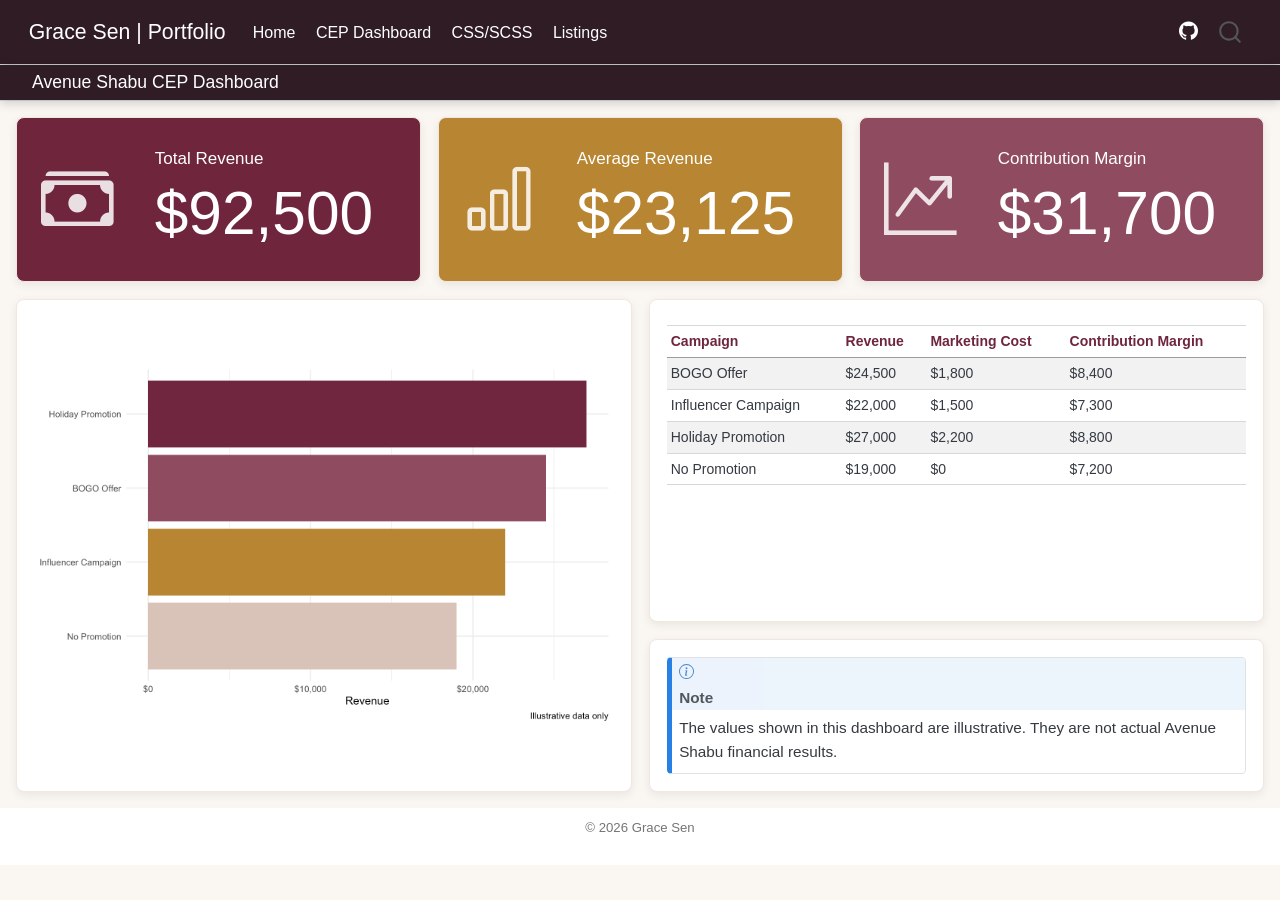
<file: docs/dashboard.html>
<!DOCTYPE html>
<html xmlns="http://www.w3.org/1999/xhtml" lang="en" xml:lang="en"><head>

<meta charset="utf-8">
<meta name="generator" content="quarto-1.8.26">

<meta name="viewport" content="width=device-width, initial-scale=1.0, user-scalable=yes">


<title>Avenue Shabu CEP Dashboard – Grace Sen | Portfolio</title>
<style>
code{white-space: pre-wrap;}
span.smallcaps{font-variant: small-caps;}
div.columns{display: flex; gap: min(4vw, 1.5em);}
div.column{flex: auto; overflow-x: auto;}
div.hanging-indent{margin-left: 1.5em; text-indent: -1.5em;}
ul.task-list{list-style: none;}
ul.task-list li input[type="checkbox"] {
  width: 0.8em;
  margin: 0 0.8em 0.2em -1em; /* quarto-specific, see https://github.com/quarto-dev/quarto-cli/issues/4556 */ 
  vertical-align: middle;
}
</style>


<script src="site_libs/quarto-nav/quarto-nav.js"></script>
<script src="site_libs/quarto-nav/headroom.min.js"></script>
<script src="site_libs/clipboard/clipboard.min.js"></script>
<script src="site_libs/quarto-search/autocomplete.umd.js"></script>
<script src="site_libs/quarto-search/fuse.min.js"></script>
<script src="site_libs/quarto-search/quarto-search.js"></script>
<meta name="quarto:offset" content="./">
<script src="site_libs/quarto-html/quarto.js" type="module"></script>
<script src="site_libs/quarto-html/tabsets/tabsets.js" type="module"></script>
<script src="site_libs/quarto-html/axe/axe-check.js" type="module"></script>
<script src="site_libs/quarto-html/popper.min.js"></script>
<script src="site_libs/quarto-html/tippy.umd.min.js"></script>
<script src="site_libs/quarto-html/anchor.min.js"></script>
<link href="site_libs/quarto-html/tippy.css" rel="stylesheet">
<link href="site_libs/quarto-html/quarto-syntax-highlighting-587c61ba64f3a5504c4d52d930310e48.css" rel="stylesheet" class="quarto-color-scheme" id="quarto-text-highlighting-styles">
<link href="site_libs/quarto-html/quarto-syntax-highlighting-dark-b758ccaa5987ceb1b75504551e579abf.css" rel="stylesheet" class="quarto-color-scheme quarto-color-alternate" id="quarto-text-highlighting-styles">
<link href="site_libs/quarto-html/quarto-syntax-highlighting-587c61ba64f3a5504c4d52d930310e48.css" rel="stylesheet" class="quarto-color-scheme-extra" id="quarto-text-highlighting-styles">
<script src="site_libs/bootstrap/bootstrap.min.js"></script>
<link href="site_libs/bootstrap/bootstrap-icons.css" rel="stylesheet">
<link href="site_libs/bootstrap/bootstrap-5b4ad623e5705c0698d39aec6f10cf02.min.css" rel="stylesheet" append-hash="true" class="quarto-color-scheme" id="quarto-bootstrap" data-mode="light">
<link href="site_libs/bootstrap/bootstrap-dark-5b4ad623e5705c0698d39aec6f10cf02.min.css" rel="stylesheet" append-hash="true" class="quarto-color-scheme quarto-color-alternate" id="quarto-bootstrap" data-mode="light">
<link href="site_libs/bootstrap/bootstrap-5b4ad623e5705c0698d39aec6f10cf02.min.css" rel="stylesheet" append-hash="true" class="quarto-color-scheme-extra" id="quarto-bootstrap" data-mode="light">
<script src="site_libs/quarto-dashboard/quarto-dashboard.js"></script>
<script src="site_libs/quarto-dashboard/stickythead.js"></script>



<script src="site_libs/quarto-dashboard/web-components.js" type="module"></script>
<script src="site_libs/quarto-dashboard/components.js"></script>

<script id="quarto-search-options" type="application/json">{
  "location": "navbar",
  "copy-button": false,
  "collapse-after": 3,
  "panel-placement": "end",
  "type": "overlay",
  "limit": 50,
  "keyboard-shortcut": [
    "f",
    "/",
    "s"
  ],
  "show-item-context": false,
  "language": {
    "search-no-results-text": "No results",
    "search-matching-documents-text": "matching documents",
    "search-copy-link-title": "Copy link to search",
    "search-hide-matches-text": "Hide additional matches",
    "search-more-match-text": "more match in this document",
    "search-more-matches-text": "more matches in this document",
    "search-clear-button-title": "Clear",
    "search-text-placeholder": "",
    "search-detached-cancel-button-title": "Cancel",
    "search-submit-button-title": "Submit",
    "search-label": "Search"
  }
}</script>


<link rel="stylesheet" href="styles.css">
</head>

<body class="quarto-dashboard nav-fixed fullcontent quarto-light">


<div id="quarto-search-results"></div>
  <header id="quarto-header" class="headroom fixed-top">
    <nav class="navbar navbar-expand-lg " data-bs-theme="dark">
      <div class="navbar-container container-fluid">
      <div class="navbar-brand-container mx-auto">
    <a class="navbar-brand" href="./index.html">
    <span class="navbar-title">Grace Sen | Portfolio</span>
    </a>
  </div>
            <div id="quarto-search" class="" title="Search"></div>
          <button class="navbar-toggler" type="button" data-bs-toggle="collapse" data-bs-target="#navbarCollapse" aria-controls="navbarCollapse" role="menu" aria-expanded="false" aria-label="Toggle navigation" onclick="if (window.quartoToggleHeadroom) { window.quartoToggleHeadroom(); }">
  <span class="navbar-toggler-icon"></span>
</button>
          <div class="collapse navbar-collapse" id="navbarCollapse">
            <ul class="navbar-nav navbar-nav-scroll me-auto">
  <li class="nav-item">
    <a class="nav-link" href="./index.html"> 
<span class="menu-text">Home</span></a>
  </li>  
  <li class="nav-item">
    <a class="nav-link active" href="./dashboard.html" aria-current="page"> 
<span class="menu-text">CEP Dashboard</span></a>
  </li>  
  <li class="nav-item">
    <a class="nav-link" href="./styling.html"> 
<span class="menu-text">CSS/SCSS</span></a>
  </li>  
  <li class="nav-item">
    <a class="nav-link" href="./listings.html"> 
<span class="menu-text">Listings</span></a>
  </li>  
</ul>
            <ul class="navbar-nav navbar-nav-scroll ms-auto">
  <li class="nav-item compact">
    <a class="nav-link" href="https://github.com/gracesen/IBM-6500-M10-Portfolio"> <i class="bi bi-github" role="img">
</i> 
<span class="menu-text"></span></a>
  </li>  
</ul>
          </div> <!-- /navcollapse -->
            <div class="quarto-navbar-tools">
</div>
      </div> <!-- /container-fluid -->
    </nav>
<header id="quarto-dashboard-header">
<nav class="navbar navbar-expand-md slim" data-bs-theme="dark">
  <div class="navbar-container container-fluid">
    <button class="navbar-toggler hidden" type="button" data-bs-toggle="collapse" data-bs-target="#dashboard-collapse" aria-controls="dashboard-collapse" aria-expanded="false" aria-label="Toggle navigation">
      <span class="navbar-toggler-icon"></span>
    </button>    


    <div class="navbar-brand-container">


      <div class="navbar-title">
        <div class="navbar-title-text"><a href="#">Avenue Shabu CEP Dashboard</a></div>
        
        
      </div>
    </div>
</div>
</nav>
</header></header>
<!-- content -->
<div id="quarto-content" class="quarto-container page-layout-custom page-navbar quarto-dashboard-content bslib-gap-spacing html-fill-container dashboard-scrolling">
<!-- sidebar -->
<!-- margin-sidebar -->
<!-- main -->

<div class="bslib-grid-item html-fill-item bslib-grid" data-layout="flow" style="display: grid; grid-template-rows: minmax(3em, 25fr) minmax(3em, 75fr); grid-auto-columns: minmax(0, 1fr);">
<div class="bslib-grid" style="display: grid; grid-template-columns: minmax(3em, 1fr) minmax(3em, 1fr) minmax(3em, 1fr);
grid-auto-rows: minmax(0, 1fr);">
<div class="card valuebox cell bslib-card html-fill-container bslib-value-box showcase-left-center" data-bslib-card-init="" data-require-bs-caller="card()" style=" background: #6f263d;">
<div class="card-body html-fill-item html-fill-container">
<div data-icon="cash-stack" data-title="Total Revenue" class="html-fill-item html-fill-container value-box-grid">
<div class="value-box-showcase html-fill-item html-fill-container">

<i class="bi bi-cash-stack"></i></div>
<div class="value-box-area">
<p class="value-box-title">
Total Revenue
</p>
<p class="value-box-value">
$92,500
</p>
</div>
</div>
</div>
<script data-bslib-card-init="">bslib.Card.initializeAllCards();</script></div><div class="card valuebox cell bslib-card html-fill-container bslib-value-box showcase-left-center" data-bslib-card-init="" data-require-bs-caller="card()" style=" background: #b88632;">
<div class="card-body html-fill-item html-fill-container">
<div data-icon="bar-chart" data-title="Average Revenue" class="html-fill-item html-fill-container value-box-grid">
<div class="value-box-showcase html-fill-item html-fill-container">

<i class="bi bi-bar-chart"></i></div>
<div class="value-box-area">
<p class="value-box-title">
Average Revenue
</p>
<p class="value-box-value">
$23,125
</p>
</div>
</div>
</div>
<script data-bslib-card-init="">bslib.Card.initializeAllCards();</script></div><div class="card valuebox cell bslib-card html-fill-container bslib-value-box showcase-left-center" data-bslib-card-init="" data-require-bs-caller="card()" style=" background: #8f4b5f;">
<div class="card-body html-fill-item html-fill-container">
<div data-icon="graph-up-arrow" data-title="Contribution Margin" class="html-fill-item html-fill-container value-box-grid">
<div class="value-box-showcase html-fill-item html-fill-container">

<i class="bi bi-graph-up-arrow"></i></div>
<div class="value-box-area">
<p class="value-box-title">
Contribution Margin
</p>
<p class="value-box-value">
$31,700
</p>
</div>
</div>
</div>
<script data-bslib-card-init="">bslib.Card.initializeAllCards();</script></div>
</div>
<div class="bslib-grid" style="display: grid; grid-template-columns: minmax(3em, 1fr) minmax(3em, 1fr);
grid-auto-rows: minmax(0, 1fr);">
<div class="bslib-grid" style="display: grid; grid-template-rows: minmax(3em, 1fr); grid-auto-columns: minmax(0, 1fr);">
<div class="card cell bslib-card html-fill-container" data-bslib-card-init="" data-require-bs-caller="card()" data-full-screen="false">
<div class="card-body html-fill-item html-fill-container">
<div class="cell-output-display html-fill-item html-fill-container">
<img src="dashboard_files/figure-html/unnamed-chunk-5-1.png" class="img-fluid quarto-dashboard-img-contain">
</div>
</div>
<bslib-tooltip placement="auto" bsoptions="[]" data-require-bs-version="5" data-require-bs-caller="tooltip()">
    <template>Expand</template>
    <span class="bslib-full-screen-enter badge rounded-pill">
        <svg xmlns="http://www.w3.org/2000/svg" viewbox="0 0 24 24" style="height:1em;width:1em;" aria-hidden="true" role="img"><path d="M20 5C20 4.4 19.6 4 19 4H13C12.4 4 12 3.6 12 3C12 2.4 12.4 2 13 2H21C21.6 2 22 2.4 22 3V11C22 11.6 21.6 12 21 12C20.4 12 20 11.6 20 11V5ZM4 19C4 19.6 4.4 20 5 20H11C11.6 20 12 20.4 12 21C12 21.6 11.6 22 11 22H3C2.4 22 2 21.6 2 21V13C2 12.4 2.4 12 3 12C3.6 12 4 12.4 4 13V19Z"></path></svg>
    </span>
</bslib-tooltip><script data-bslib-card-init="">bslib.Card.initializeAllCards();</script></div>
</div><div class="bslib-grid" style="display: grid; grid-template-rows: minmax(3em, 1fr) minmax(3em, max-content); grid-auto-columns: minmax(0, 1fr);">
<div class="card cell bslib-card html-fill-container" data-bslib-card-init="" data-require-bs-caller="card()" data-full-screen="false">
<div class="card-body html-fill-item html-fill-container">
<div class="cell-output-display html-fill-item html-fill-container">
<table class="caption-top table table-sm table-striped small">
<thead>
<tr class="header">
<th style="text-align: left;">Campaign</th>
<th style="text-align: left;">Revenue</th>
<th style="text-align: left;">Marketing Cost</th>
<th style="text-align: left;">Contribution Margin</th>
</tr>
</thead>
<tbody>
<tr class="odd">
<td style="text-align: left;">BOGO Offer</td>
<td style="text-align: left;">$24,500</td>
<td style="text-align: left;">$1,800</td>
<td style="text-align: left;">$8,400</td>
</tr>
<tr class="even">
<td style="text-align: left;">Influencer Campaign</td>
<td style="text-align: left;">$22,000</td>
<td style="text-align: left;">$1,500</td>
<td style="text-align: left;">$7,300</td>
</tr>
<tr class="odd">
<td style="text-align: left;">Holiday Promotion</td>
<td style="text-align: left;">$27,000</td>
<td style="text-align: left;">$2,200</td>
<td style="text-align: left;">$8,800</td>
</tr>
<tr class="even">
<td style="text-align: left;">No Promotion</td>
<td style="text-align: left;">$19,000</td>
<td style="text-align: left;">$0</td>
<td style="text-align: left;">$7,200</td>
</tr>
</tbody>
</table>
</div>
</div>
<bslib-tooltip placement="auto" bsoptions="[]" data-require-bs-version="5" data-require-bs-caller="tooltip()">
    <template>Expand</template>
    <span class="bslib-full-screen-enter badge rounded-pill">
        <svg xmlns="http://www.w3.org/2000/svg" viewbox="0 0 24 24" style="height:1em;width:1em;" aria-hidden="true" role="img"><path d="M20 5C20 4.4 19.6 4 19 4H13C12.4 4 12 3.6 12 3C12 2.4 12.4 2 13 2H21C21.6 2 22 2.4 22 3V11C22 11.6 21.6 12 21 12C20.4 12 20 11.6 20 11V5ZM4 19C4 19.6 4.4 20 5 20H11C11.6 20 12 20.4 12 21C12 21.6 11.6 22 11 22H3C2.4 22 2 21.6 2 21V13C2 12.4 2.4 12 3 12C3.6 12 4 12.4 4 13V19Z"></path></svg>
    </span>
</bslib-tooltip><script data-bslib-card-init="">bslib.Card.initializeAllCards();</script></div>
<div class="card bslib-card html-fill-container" data-fill="false" data-bslib-card-init="" data-require-bs-caller="card()" data-full-screen="false">
<div class="card-body html-fill-item html-fill-container">
<div class="callout callout-style-default callout-note callout-titled">
<div class="callout-header d-flex align-content-center html-fill-item html-fill-container">
<div class="callout-icon-container html-fill-item html-fill-container">
<i class="callout-icon"></i>
</div>
<div class="callout-title-container flex-fill html-fill-item html-fill-container">
Note
</div>
</div>
<div class="callout-body-container callout-body html-fill-item html-fill-container">
<p>The values shown in this dashboard are illustrative. They are not actual Avenue Shabu financial results.</p>
</div>
</div>
</div>
<bslib-tooltip placement="auto" bsoptions="[]" data-require-bs-version="5" data-require-bs-caller="tooltip()">
    <template>Expand</template>
    <span class="bslib-full-screen-enter badge rounded-pill">
        <svg xmlns="http://www.w3.org/2000/svg" viewbox="0 0 24 24" style="height:1em;width:1em;" aria-hidden="true" role="img"><path d="M20 5C20 4.4 19.6 4 19 4H13C12.4 4 12 3.6 12 3C12 2.4 12.4 2 13 2H21C21.6 2 22 2.4 22 3V11C22 11.6 21.6 12 21 12C20.4 12 20 11.6 20 11V5ZM4 19C4 19.6 4.4 20 5 20H11C11.6 20 12 20.4 12 21C12 21.6 11.6 22 11 22H3C2.4 22 2 21.6 2 21V13C2 12.4 2.4 12 3 12C3.6 12 4 12.4 4 13V19Z"></path></svg>
    </span>
</bslib-tooltip><script data-bslib-card-init="">bslib.Card.initializeAllCards();</script></div>


<div id="3ade8a4a-fb1d-4a6c-8409-ac45482d5fc9" class="hidden">

</div>
</div>
</div>
</div>


<script id="quarto-html-after-body" type="application/javascript">
  window.document.addEventListener("DOMContentLoaded", function (event) {
    const icon = "";
    const anchorJS = new window.AnchorJS();
    anchorJS.options = {
      placement: 'right',
      icon: icon
    };
    anchorJS.add('.anchored');
    const isCodeAnnotation = (el) => {
      for (const clz of el.classList) {
        if (clz.startsWith('code-annotation-')) {                     
          return true;
        }
      }
      return false;
    }
    const onCopySuccess = function(e) {
      // button target
      const button = e.trigger;
      // don't keep focus
      button.blur();
      // flash "checked"
      button.classList.add('code-copy-button-checked');
      var currentTitle = button.getAttribute("title");
      button.setAttribute("title", "Copied!");
      let tooltip;
      if (window.bootstrap) {
        button.setAttribute("data-bs-toggle", "tooltip");
        button.setAttribute("data-bs-placement", "left");
        button.setAttribute("data-bs-title", "Copied!");
        tooltip = new bootstrap.Tooltip(button, 
          { trigger: "manual", 
            customClass: "code-copy-button-tooltip",
            offset: [0, -8]});
        tooltip.show();    
      }
      setTimeout(function() {
        if (tooltip) {
          tooltip.hide();
          button.removeAttribute("data-bs-title");
          button.removeAttribute("data-bs-toggle");
          button.removeAttribute("data-bs-placement");
        }
        button.setAttribute("title", currentTitle);
        button.classList.remove('code-copy-button-checked');
      }, 1000);
      // clear code selection
      e.clearSelection();
    }
    const getTextToCopy = function(trigger) {
      const outerScaffold = trigger.parentElement.cloneNode(true);
      const codeEl = outerScaffold.querySelector('code');
      for (const childEl of codeEl.children) {
        if (isCodeAnnotation(childEl)) {
          childEl.remove();
        }
      }
      return codeEl.innerText;
    }
    const clipboard = new window.ClipboardJS('.code-copy-button:not([data-in-quarto-modal])', {
      text: getTextToCopy
    });
    clipboard.on('success', onCopySuccess);
    if (window.document.getElementById('quarto-embedded-source-code-modal')) {
      const clipboardModal = new window.ClipboardJS('.code-copy-button[data-in-quarto-modal]', {
        text: getTextToCopy,
        container: window.document.getElementById('quarto-embedded-source-code-modal')
      });
      clipboardModal.on('success', onCopySuccess);
    }
      var localhostRegex = new RegExp(/^(?:http|https):\/\/localhost\:?[0-9]*\//);
      var mailtoRegex = new RegExp(/^mailto:/);
        var filterRegex = new RegExp('/' + window.location.host + '/');
      var isInternal = (href) => {
          return filterRegex.test(href) || localhostRegex.test(href) || mailtoRegex.test(href);
      }
      // Inspect non-navigation links and adorn them if external
     var links = window.document.querySelectorAll('a[href]:not(.nav-link):not(.navbar-brand):not(.toc-action):not(.sidebar-link):not(.sidebar-item-toggle):not(.pagination-link):not(.no-external):not([aria-hidden]):not(.dropdown-item):not(.quarto-navigation-tool):not(.about-link)');
      for (var i=0; i<links.length; i++) {
        const link = links[i];
        if (!isInternal(link.href)) {
          // undo the damage that might have been done by quarto-nav.js in the case of
          // links that we want to consider external
          if (link.dataset.originalHref !== undefined) {
            link.href = link.dataset.originalHref;
          }
        }
      }
    function tippyHover(el, contentFn, onTriggerFn, onUntriggerFn) {
      const config = {
        allowHTML: true,
        maxWidth: 500,
        delay: 100,
        arrow: false,
        appendTo: function(el) {
            return el.parentElement;
        },
        interactive: true,
        interactiveBorder: 10,
        theme: 'quarto',
        placement: 'bottom-start',
      };
      if (contentFn) {
        config.content = contentFn;
      }
      if (onTriggerFn) {
        config.onTrigger = onTriggerFn;
      }
      if (onUntriggerFn) {
        config.onUntrigger = onUntriggerFn;
      }
      window.tippy(el, config); 
    }
    const noterefs = window.document.querySelectorAll('a[role="doc-noteref"]');
    for (var i=0; i<noterefs.length; i++) {
      const ref = noterefs[i];
      tippyHover(ref, function() {
        // use id or data attribute instead here
        let href = ref.getAttribute('data-footnote-href') || ref.getAttribute('href');
        try { href = new URL(href).hash; } catch {}
        const id = href.replace(/^#\/?/, "");
        const note = window.document.getElementById(id);
        if (note) {
          return note.innerHTML;
        } else {
          return "";
        }
      });
    }
    const xrefs = window.document.querySelectorAll('a.quarto-xref');
    const processXRef = (id, note) => {
      // Strip column container classes
      const stripColumnClz = (el) => {
        el.classList.remove("page-full", "page-columns");
        if (el.children) {
          for (const child of el.children) {
            stripColumnClz(child);
          }
        }
      }
      stripColumnClz(note)
      if (id === null || id.startsWith('sec-')) {
        // Special case sections, only their first couple elements
        const container = document.createElement("div");
        if (note.children && note.children.length > 2) {
          container.appendChild(note.children[0].cloneNode(true));
          for (let i = 1; i < note.children.length; i++) {
            const child = note.children[i];
            if (child.tagName === "P" && child.innerText === "") {
              continue;
            } else {
              container.appendChild(child.cloneNode(true));
              break;
            }
          }
          if (window.Quarto?.typesetMath) {
            window.Quarto.typesetMath(container);
          }
          return container.innerHTML
        } else {
          if (window.Quarto?.typesetMath) {
            window.Quarto.typesetMath(note);
          }
          return note.innerHTML;
        }
      } else {
        // Remove any anchor links if they are present
        const anchorLink = note.querySelector('a.anchorjs-link');
        if (anchorLink) {
          anchorLink.remove();
        }
        if (window.Quarto?.typesetMath) {
          window.Quarto.typesetMath(note);
        }
        if (note.classList.contains("callout")) {
          return note.outerHTML;
        } else {
          return note.innerHTML;
        }
      }
    }
    for (var i=0; i<xrefs.length; i++) {
      const xref = xrefs[i];
      tippyHover(xref, undefined, function(instance) {
        instance.disable();
        let url = xref.getAttribute('href');
        let hash = undefined; 
        if (url.startsWith('#')) {
          hash = url;
        } else {
          try { hash = new URL(url).hash; } catch {}
        }
        if (hash) {
          const id = hash.replace(/^#\/?/, "");
          const note = window.document.getElementById(id);
          if (note !== null) {
            try {
              const html = processXRef(id, note.cloneNode(true));
              instance.setContent(html);
            } finally {
              instance.enable();
              instance.show();
            }
          } else {
            // See if we can fetch this
            fetch(url.split('#')[0])
            .then(res => res.text())
            .then(html => {
              const parser = new DOMParser();
              const htmlDoc = parser.parseFromString(html, "text/html");
              const note = htmlDoc.getElementById(id);
              if (note !== null) {
                const html = processXRef(id, note);
                instance.setContent(html);
              } 
            }).finally(() => {
              instance.enable();
              instance.show();
            });
          }
        } else {
          // See if we can fetch a full url (with no hash to target)
          // This is a special case and we should probably do some content thinning / targeting
          fetch(url)
          .then(res => res.text())
          .then(html => {
            const parser = new DOMParser();
            const htmlDoc = parser.parseFromString(html, "text/html");
            const note = htmlDoc.querySelector('main.content');
            if (note !== null) {
              // This should only happen for chapter cross references
              // (since there is no id in the URL)
              // remove the first header
              if (note.children.length > 0 && note.children[0].tagName === "HEADER") {
                note.children[0].remove();
              }
              const html = processXRef(null, note);
              instance.setContent(html);
            } 
          }).finally(() => {
            instance.enable();
            instance.show();
          });
        }
      }, function(instance) {
      });
    }
        let selectedAnnoteEl;
        const selectorForAnnotation = ( cell, annotation) => {
          let cellAttr = 'data-code-cell="' + cell + '"';
          let lineAttr = 'data-code-annotation="' +  annotation + '"';
          const selector = 'span[' + cellAttr + '][' + lineAttr + ']';
          return selector;
        }
        const selectCodeLines = (annoteEl) => {
          const doc = window.document;
          const targetCell = annoteEl.getAttribute("data-target-cell");
          const targetAnnotation = annoteEl.getAttribute("data-target-annotation");
          const annoteSpan = window.document.querySelector(selectorForAnnotation(targetCell, targetAnnotation));
          const lines = annoteSpan.getAttribute("data-code-lines").split(",");
          const lineIds = lines.map((line) => {
            return targetCell + "-" + line;
          })
          let top = null;
          let height = null;
          let parent = null;
          if (lineIds.length > 0) {
              //compute the position of the single el (top and bottom and make a div)
              const el = window.document.getElementById(lineIds[0]);
              top = el.offsetTop;
              height = el.offsetHeight;
              parent = el.parentElement.parentElement;
            if (lineIds.length > 1) {
              const lastEl = window.document.getElementById(lineIds[lineIds.length - 1]);
              const bottom = lastEl.offsetTop + lastEl.offsetHeight;
              height = bottom - top;
            }
            if (top !== null && height !== null && parent !== null) {
              // cook up a div (if necessary) and position it 
              let div = window.document.getElementById("code-annotation-line-highlight");
              if (div === null) {
                div = window.document.createElement("div");
                div.setAttribute("id", "code-annotation-line-highlight");
                div.style.position = 'absolute';
                parent.appendChild(div);
              }
              div.style.top = top - 2 + "px";
              div.style.height = height + 4 + "px";
              div.style.left = 0;
              let gutterDiv = window.document.getElementById("code-annotation-line-highlight-gutter");
              if (gutterDiv === null) {
                gutterDiv = window.document.createElement("div");
                gutterDiv.setAttribute("id", "code-annotation-line-highlight-gutter");
                gutterDiv.style.position = 'absolute';
                const codeCell = window.document.getElementById(targetCell);
                const gutter = codeCell.querySelector('.code-annotation-gutter');
                gutter.appendChild(gutterDiv);
              }
              gutterDiv.style.top = top - 2 + "px";
              gutterDiv.style.height = height + 4 + "px";
            }
            selectedAnnoteEl = annoteEl;
          }
        };
        const unselectCodeLines = () => {
          const elementsIds = ["code-annotation-line-highlight", "code-annotation-line-highlight-gutter"];
          elementsIds.forEach((elId) => {
            const div = window.document.getElementById(elId);
            if (div) {
              div.remove();
            }
          });
          selectedAnnoteEl = undefined;
        };
          // Handle positioning of the toggle
      window.addEventListener(
        "resize",
        throttle(() => {
          elRect = undefined;
          if (selectedAnnoteEl) {
            selectCodeLines(selectedAnnoteEl);
          }
        }, 10)
      );
      function throttle(fn, ms) {
      let throttle = false;
      let timer;
        return (...args) => {
          if(!throttle) { // first call gets through
              fn.apply(this, args);
              throttle = true;
          } else { // all the others get throttled
              if(timer) clearTimeout(timer); // cancel #2
              timer = setTimeout(() => {
                fn.apply(this, args);
                timer = throttle = false;
              }, ms);
          }
        };
      }
        // Attach click handler to the DT
        const annoteDls = window.document.querySelectorAll('dt[data-target-cell]');
        for (const annoteDlNode of annoteDls) {
          annoteDlNode.addEventListener('click', (event) => {
            const clickedEl = event.target;
            if (clickedEl !== selectedAnnoteEl) {
              unselectCodeLines();
              const activeEl = window.document.querySelector('dt[data-target-cell].code-annotation-active');
              if (activeEl) {
                activeEl.classList.remove('code-annotation-active');
              }
              selectCodeLines(clickedEl);
              clickedEl.classList.add('code-annotation-active');
            } else {
              // Unselect the line
              unselectCodeLines();
              clickedEl.classList.remove('code-annotation-active');
            }
          });
        }
    const findCites = (el) => {
      const parentEl = el.parentElement;
      if (parentEl) {
        const cites = parentEl.dataset.cites;
        if (cites) {
          return {
            el,
            cites: cites.split(' ')
          };
        } else {
          return findCites(el.parentElement)
        }
      } else {
        return undefined;
      }
    };
    var bibliorefs = window.document.querySelectorAll('a[role="doc-biblioref"]');
    for (var i=0; i<bibliorefs.length; i++) {
      const ref = bibliorefs[i];
      const citeInfo = findCites(ref);
      if (citeInfo) {
        tippyHover(citeInfo.el, function() {
          var popup = window.document.createElement('div');
          citeInfo.cites.forEach(function(cite) {
            var citeDiv = window.document.createElement('div');
            citeDiv.classList.add('hanging-indent');
            citeDiv.classList.add('csl-entry');
            var biblioDiv = window.document.getElementById('ref-' + cite);
            if (biblioDiv) {
              citeDiv.innerHTML = biblioDiv.innerHTML;
            }
            popup.appendChild(citeDiv);
          });
          return popup.innerHTML;
        });
      }
    }
  });
  </script>
</div> <!-- /content -->
<footer class="footer">
  <div class="nav-footer">
    <div class="nav-footer-left">
      &nbsp;
    </div>   
    <div class="nav-footer-center">
<p>© 2026 Grace Sen</p>
</div>
    <div class="nav-footer-right">
      &nbsp;
    </div>
  </div>
</footer>

<script type="application/javascript">
window.document.addEventListener("DOMContentLoaded", function (_event) {
  if (window.bslib.Card) {
    window.bslib.Card.initializeAllCards();
  }
}); 
</script>
  



</body></html>
</file>
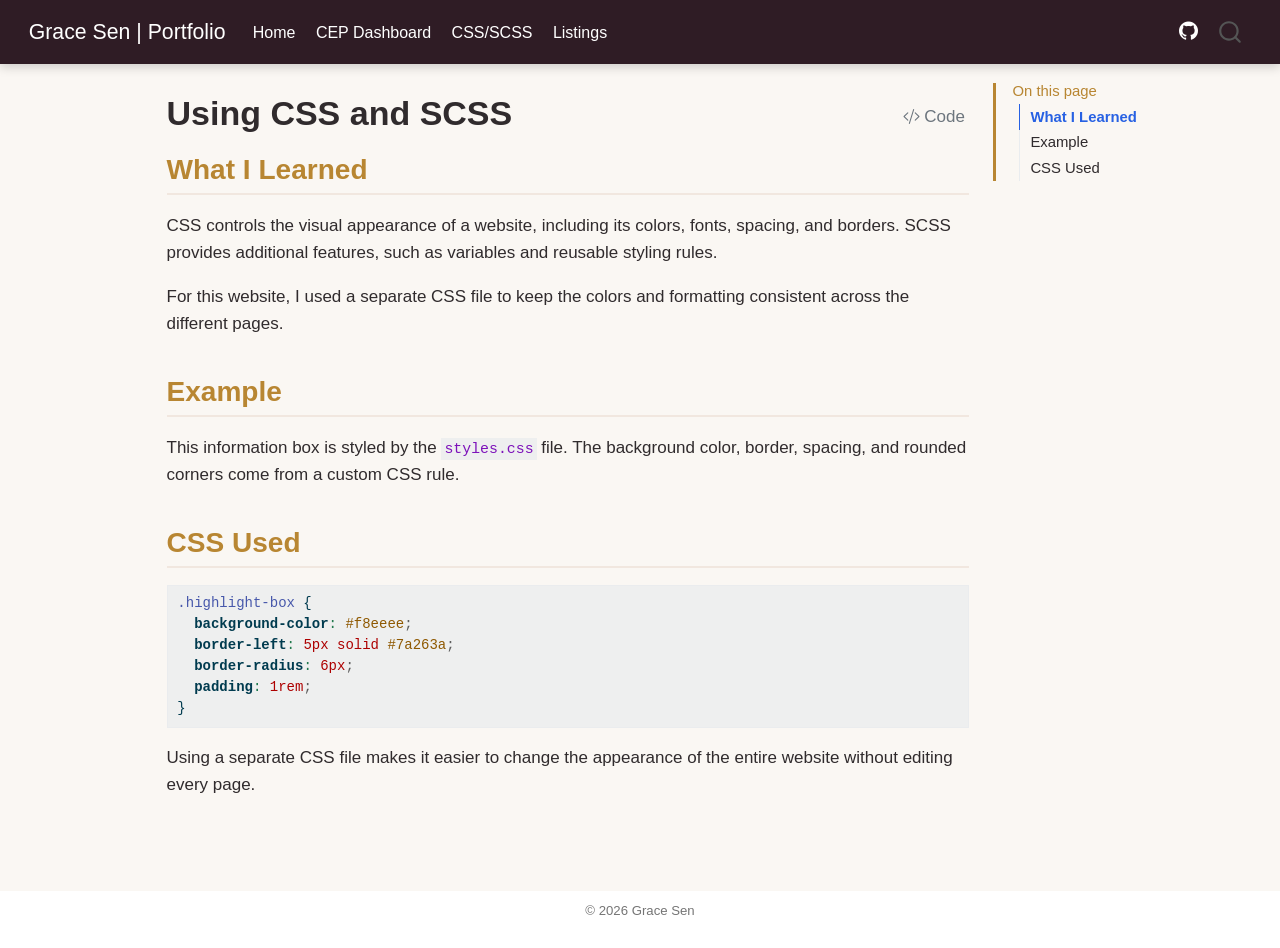
<file: docs/styling.html>
<!DOCTYPE html>
<html xmlns="http://www.w3.org/1999/xhtml" lang="en" xml:lang="en"><head>

<meta charset="utf-8">
<meta name="generator" content="quarto-1.8.26">

<meta name="viewport" content="width=device-width, initial-scale=1.0, user-scalable=yes">


<title>Using CSS and SCSS – Grace Sen | Portfolio</title>
<style>
code{white-space: pre-wrap;}
span.smallcaps{font-variant: small-caps;}
div.columns{display: flex; gap: min(4vw, 1.5em);}
div.column{flex: auto; overflow-x: auto;}
div.hanging-indent{margin-left: 1.5em; text-indent: -1.5em;}
ul.task-list{list-style: none;}
ul.task-list li input[type="checkbox"] {
  width: 0.8em;
  margin: 0 0.8em 0.2em -1em; /* quarto-specific, see https://github.com/quarto-dev/quarto-cli/issues/4556 */ 
  vertical-align: middle;
}
/* CSS for syntax highlighting */
html { -webkit-text-size-adjust: 100%; }
pre > code.sourceCode { white-space: pre; position: relative; }
pre > code.sourceCode > span { display: inline-block; line-height: 1.25; }
pre > code.sourceCode > span:empty { height: 1.2em; }
.sourceCode { overflow: visible; }
code.sourceCode > span { color: inherit; text-decoration: inherit; }
div.sourceCode { margin: 1em 0; }
pre.sourceCode { margin: 0; }
@media screen {
div.sourceCode { overflow: auto; }
}
@media print {
pre > code.sourceCode { white-space: pre-wrap; }
pre > code.sourceCode > span { text-indent: -5em; padding-left: 5em; }
}
pre.numberSource code
  { counter-reset: source-line 0; }
pre.numberSource code > span
  { position: relative; left: -4em; counter-increment: source-line; }
pre.numberSource code > span > a:first-child::before
  { content: counter(source-line);
    position: relative; left: -1em; text-align: right; vertical-align: baseline;
    border: none; display: inline-block;
    -webkit-touch-callout: none; -webkit-user-select: none;
    -khtml-user-select: none; -moz-user-select: none;
    -ms-user-select: none; user-select: none;
    padding: 0 4px; width: 4em;
  }
pre.numberSource { margin-left: 3em;  padding-left: 4px; }
div.sourceCode
  {   }
@media screen {
pre > code.sourceCode > span > a:first-child::before { text-decoration: underline; }
}
</style>


<script src="site_libs/quarto-nav/quarto-nav.js"></script>
<script src="site_libs/quarto-nav/headroom.min.js"></script>
<script src="site_libs/clipboard/clipboard.min.js"></script>
<script src="site_libs/quarto-search/autocomplete.umd.js"></script>
<script src="site_libs/quarto-search/fuse.min.js"></script>
<script src="site_libs/quarto-search/quarto-search.js"></script>
<meta name="quarto:offset" content="./">
<script src="site_libs/quarto-html/quarto.js" type="module"></script>
<script src="site_libs/quarto-html/tabsets/tabsets.js" type="module"></script>
<script src="site_libs/quarto-html/axe/axe-check.js" type="module"></script>
<script src="site_libs/quarto-html/popper.min.js"></script>
<script src="site_libs/quarto-html/tippy.umd.min.js"></script>
<script src="site_libs/quarto-html/anchor.min.js"></script>
<link href="site_libs/quarto-html/tippy.css" rel="stylesheet">
<link href="site_libs/quarto-html/quarto-syntax-highlighting-587c61ba64f3a5504c4d52d930310e48.css" rel="stylesheet" id="quarto-text-highlighting-styles">
<script src="site_libs/bootstrap/bootstrap.min.js"></script>
<link href="site_libs/bootstrap/bootstrap-icons.css" rel="stylesheet">
<link href="site_libs/bootstrap/bootstrap-80278d44abbb443aada24b13759e4b65.min.css" rel="stylesheet" append-hash="true" id="quarto-bootstrap" data-mode="light">
<script id="quarto-search-options" type="application/json">{
  "location": "navbar",
  "copy-button": false,
  "collapse-after": 3,
  "panel-placement": "end",
  "type": "overlay",
  "limit": 50,
  "keyboard-shortcut": [
    "f",
    "/",
    "s"
  ],
  "show-item-context": false,
  "language": {
    "search-no-results-text": "No results",
    "search-matching-documents-text": "matching documents",
    "search-copy-link-title": "Copy link to search",
    "search-hide-matches-text": "Hide additional matches",
    "search-more-match-text": "more match in this document",
    "search-more-matches-text": "more matches in this document",
    "search-clear-button-title": "Clear",
    "search-text-placeholder": "",
    "search-detached-cancel-button-title": "Cancel",
    "search-submit-button-title": "Submit",
    "search-label": "Search"
  }
}</script>


<link rel="stylesheet" href="styles.css">
</head>

<body class="nav-fixed quarto-light">

<div id="quarto-search-results"></div>
  <header id="quarto-header" class="headroom fixed-top">
    <nav class="navbar navbar-expand-lg " data-bs-theme="dark">
      <div class="navbar-container container-fluid">
      <div class="navbar-brand-container mx-auto">
    <a class="navbar-brand" href="./index.html">
    <span class="navbar-title">Grace Sen | Portfolio</span>
    </a>
  </div>
            <div id="quarto-search" class="" title="Search"></div>
          <button class="navbar-toggler" type="button" data-bs-toggle="collapse" data-bs-target="#navbarCollapse" aria-controls="navbarCollapse" role="menu" aria-expanded="false" aria-label="Toggle navigation" onclick="if (window.quartoToggleHeadroom) { window.quartoToggleHeadroom(); }">
  <span class="navbar-toggler-icon"></span>
</button>
          <div class="collapse navbar-collapse" id="navbarCollapse">
            <ul class="navbar-nav navbar-nav-scroll me-auto">
  <li class="nav-item">
    <a class="nav-link" href="./index.html"> 
<span class="menu-text">Home</span></a>
  </li>  
  <li class="nav-item">
    <a class="nav-link" href="./dashboard.html"> 
<span class="menu-text">CEP Dashboard</span></a>
  </li>  
  <li class="nav-item">
    <a class="nav-link active" href="./styling.html" aria-current="page"> 
<span class="menu-text">CSS/SCSS</span></a>
  </li>  
  <li class="nav-item">
    <a class="nav-link" href="./listings.html"> 
<span class="menu-text">Listings</span></a>
  </li>  
</ul>
            <ul class="navbar-nav navbar-nav-scroll ms-auto">
  <li class="nav-item compact">
    <a class="nav-link" href="https://github.com/gracesen/IBM-6500-M10-Portfolio"> <i class="bi bi-github" role="img">
</i> 
<span class="menu-text"></span></a>
  </li>  
</ul>
          </div> <!-- /navcollapse -->
            <div class="quarto-navbar-tools">
</div>
      </div> <!-- /container-fluid -->
    </nav>
</header>
<!-- content -->
<div id="quarto-content" class="quarto-container page-columns page-rows-contents page-layout-article page-navbar">
<!-- sidebar -->
<!-- margin-sidebar -->
    <div id="quarto-margin-sidebar" class="sidebar margin-sidebar">
        <nav id="TOC" role="doc-toc" class="toc-active">
    <h2 id="toc-title">On this page</h2>
   
  <ul>
  <li><a href="#what-i-learned" id="toc-what-i-learned" class="nav-link active" data-scroll-target="#what-i-learned">What I Learned</a></li>
  <li><a href="#example" id="toc-example" class="nav-link" data-scroll-target="#example">Example</a></li>
  <li><a href="#css-used" id="toc-css-used" class="nav-link" data-scroll-target="#css-used">CSS Used</a></li>
  </ul>
</nav>
    </div>
<!-- main -->
<main class="content" id="quarto-document-content">

<header id="title-block-header" class="quarto-title-block default">
<div class="quarto-title">
<div class="quarto-title-block"><div><h1 class="title">Using CSS and SCSS</h1><button type="button" class="btn code-tools-button" id="quarto-code-tools-source"><i class="bi"></i> Code</button></div></div>
</div>



<div class="quarto-title-meta">

    
  
    
  </div>
  


</header>


<section id="what-i-learned" class="level2">
<h2 class="anchored" data-anchor-id="what-i-learned">What I Learned</h2>
<p>CSS controls the visual appearance of a website, including its colors, fonts, spacing, and borders. SCSS provides additional features, such as variables and reusable styling rules.</p>
<p>For this website, I used a separate CSS file to keep the colors and formatting consistent across the different pages.</p>
</section>
<section id="example" class="level2">
<h2 class="anchored" data-anchor-id="example">Example</h2>
<div class="highlight-box">
<p>This information box is styled by the <code>styles.css</code> file. The background color, border, spacing, and rounded corners come from a custom CSS rule.</p>
</div>
</section>
<section id="css-used" class="level2">
<h2 class="anchored" data-anchor-id="css-used">CSS Used</h2>
<div class="code-copy-outer-scaffold"><div class="sourceCode" id="cb1"><pre class="sourceCode css code-with-copy"><code class="sourceCode css"><span id="cb1-1"><a href="#cb1-1" aria-hidden="true" tabindex="-1"></a><span class="fu">.highlight-box</span> {</span>
<span id="cb1-2"><a href="#cb1-2" aria-hidden="true" tabindex="-1"></a>  <span class="kw">background-color</span><span class="ch">:</span> <span class="cn">#f8eeee</span><span class="op">;</span></span>
<span id="cb1-3"><a href="#cb1-3" aria-hidden="true" tabindex="-1"></a>  <span class="kw">border-left</span><span class="ch">:</span> <span class="dv">5</span><span class="dt">px</span> <span class="dv">solid</span> <span class="cn">#7a263a</span><span class="op">;</span></span>
<span id="cb1-4"><a href="#cb1-4" aria-hidden="true" tabindex="-1"></a>  <span class="kw">border-radius</span><span class="ch">:</span> <span class="dv">6</span><span class="dt">px</span><span class="op">;</span></span>
<span id="cb1-5"><a href="#cb1-5" aria-hidden="true" tabindex="-1"></a>  <span class="kw">padding</span><span class="ch">:</span> <span class="dv">1</span><span class="dt">rem</span><span class="op">;</span></span>
<span id="cb1-6"><a href="#cb1-6" aria-hidden="true" tabindex="-1"></a>}</span></code></pre></div><button title="Copy to Clipboard" class="code-copy-button"><i class="bi"></i></button></div>
<p>Using a separate CSS file makes it easier to change the appearance of the entire website without editing every page.</p>


<!-- -->

</section>

</main> <!-- /main -->
<script id="quarto-html-after-body" type="application/javascript">
  window.document.addEventListener("DOMContentLoaded", function (event) {
    const icon = "";
    const anchorJS = new window.AnchorJS();
    anchorJS.options = {
      placement: 'right',
      icon: icon
    };
    anchorJS.add('.anchored');
    const isCodeAnnotation = (el) => {
      for (const clz of el.classList) {
        if (clz.startsWith('code-annotation-')) {                     
          return true;
        }
      }
      return false;
    }
    const onCopySuccess = function(e) {
      // button target
      const button = e.trigger;
      // don't keep focus
      button.blur();
      // flash "checked"
      button.classList.add('code-copy-button-checked');
      var currentTitle = button.getAttribute("title");
      button.setAttribute("title", "Copied!");
      let tooltip;
      if (window.bootstrap) {
        button.setAttribute("data-bs-toggle", "tooltip");
        button.setAttribute("data-bs-placement", "left");
        button.setAttribute("data-bs-title", "Copied!");
        tooltip = new bootstrap.Tooltip(button, 
          { trigger: "manual", 
            customClass: "code-copy-button-tooltip",
            offset: [0, -8]});
        tooltip.show();    
      }
      setTimeout(function() {
        if (tooltip) {
          tooltip.hide();
          button.removeAttribute("data-bs-title");
          button.removeAttribute("data-bs-toggle");
          button.removeAttribute("data-bs-placement");
        }
        button.setAttribute("title", currentTitle);
        button.classList.remove('code-copy-button-checked');
      }, 1000);
      // clear code selection
      e.clearSelection();
    }
    const getTextToCopy = function(trigger) {
      const outerScaffold = trigger.parentElement.cloneNode(true);
      const codeEl = outerScaffold.querySelector('code');
      for (const childEl of codeEl.children) {
        if (isCodeAnnotation(childEl)) {
          childEl.remove();
        }
      }
      return codeEl.innerText;
    }
    const clipboard = new window.ClipboardJS('.code-copy-button:not([data-in-quarto-modal])', {
      text: getTextToCopy
    });
    clipboard.on('success', onCopySuccess);
    if (window.document.getElementById('quarto-embedded-source-code-modal')) {
      const clipboardModal = new window.ClipboardJS('.code-copy-button[data-in-quarto-modal]', {
        text: getTextToCopy,
        container: window.document.getElementById('quarto-embedded-source-code-modal')
      });
      clipboardModal.on('success', onCopySuccess);
    }
    const viewSource = window.document.getElementById('quarto-view-source') ||
                       window.document.getElementById('quarto-code-tools-source');
    if (viewSource) {
      const sourceUrl = viewSource.getAttribute("data-quarto-source-url");
      viewSource.addEventListener("click", function(e) {
        if (sourceUrl) {
          // rstudio viewer pane
          if (/\bcapabilities=\b/.test(window.location)) {
            window.open(sourceUrl);
          } else {
            window.location.href = sourceUrl;
          }
        } else {
          const modal = new bootstrap.Modal(document.getElementById('quarto-embedded-source-code-modal'));
          modal.show();
        }
        return false;
      });
    }
    function toggleCodeHandler(show) {
      return function(e) {
        const detailsSrc = window.document.querySelectorAll(".cell > details > .sourceCode");
        for (let i=0; i<detailsSrc.length; i++) {
          const details = detailsSrc[i].parentElement;
          if (show) {
            details.open = true;
          } else {
            details.removeAttribute("open");
          }
        }
        const cellCodeDivs = window.document.querySelectorAll(".cell > .sourceCode");
        const fromCls = show ? "hidden" : "unhidden";
        const toCls = show ? "unhidden" : "hidden";
        for (let i=0; i<cellCodeDivs.length; i++) {
          const codeDiv = cellCodeDivs[i];
          if (codeDiv.classList.contains(fromCls)) {
            codeDiv.classList.remove(fromCls);
            codeDiv.classList.add(toCls);
          } 
        }
        return false;
      }
    }
    const hideAllCode = window.document.getElementById("quarto-hide-all-code");
    if (hideAllCode) {
      hideAllCode.addEventListener("click", toggleCodeHandler(false));
    }
    const showAllCode = window.document.getElementById("quarto-show-all-code");
    if (showAllCode) {
      showAllCode.addEventListener("click", toggleCodeHandler(true));
    }
      var localhostRegex = new RegExp(/^(?:http|https):\/\/localhost\:?[0-9]*\//);
      var mailtoRegex = new RegExp(/^mailto:/);
        var filterRegex = new RegExp('/' + window.location.host + '/');
      var isInternal = (href) => {
          return filterRegex.test(href) || localhostRegex.test(href) || mailtoRegex.test(href);
      }
      // Inspect non-navigation links and adorn them if external
     var links = window.document.querySelectorAll('a[href]:not(.nav-link):not(.navbar-brand):not(.toc-action):not(.sidebar-link):not(.sidebar-item-toggle):not(.pagination-link):not(.no-external):not([aria-hidden]):not(.dropdown-item):not(.quarto-navigation-tool):not(.about-link)');
      for (var i=0; i<links.length; i++) {
        const link = links[i];
        if (!isInternal(link.href)) {
          // undo the damage that might have been done by quarto-nav.js in the case of
          // links that we want to consider external
          if (link.dataset.originalHref !== undefined) {
            link.href = link.dataset.originalHref;
          }
        }
      }
    function tippyHover(el, contentFn, onTriggerFn, onUntriggerFn) {
      const config = {
        allowHTML: true,
        maxWidth: 500,
        delay: 100,
        arrow: false,
        appendTo: function(el) {
            return el.parentElement;
        },
        interactive: true,
        interactiveBorder: 10,
        theme: 'quarto',
        placement: 'bottom-start',
      };
      if (contentFn) {
        config.content = contentFn;
      }
      if (onTriggerFn) {
        config.onTrigger = onTriggerFn;
      }
      if (onUntriggerFn) {
        config.onUntrigger = onUntriggerFn;
      }
      window.tippy(el, config); 
    }
    const noterefs = window.document.querySelectorAll('a[role="doc-noteref"]');
    for (var i=0; i<noterefs.length; i++) {
      const ref = noterefs[i];
      tippyHover(ref, function() {
        // use id or data attribute instead here
        let href = ref.getAttribute('data-footnote-href') || ref.getAttribute('href');
        try { href = new URL(href).hash; } catch {}
        const id = href.replace(/^#\/?/, "");
        const note = window.document.getElementById(id);
        if (note) {
          return note.innerHTML;
        } else {
          return "";
        }
      });
    }
    const xrefs = window.document.querySelectorAll('a.quarto-xref');
    const processXRef = (id, note) => {
      // Strip column container classes
      const stripColumnClz = (el) => {
        el.classList.remove("page-full", "page-columns");
        if (el.children) {
          for (const child of el.children) {
            stripColumnClz(child);
          }
        }
      }
      stripColumnClz(note)
      if (id === null || id.startsWith('sec-')) {
        // Special case sections, only their first couple elements
        const container = document.createElement("div");
        if (note.children && note.children.length > 2) {
          container.appendChild(note.children[0].cloneNode(true));
          for (let i = 1; i < note.children.length; i++) {
            const child = note.children[i];
            if (child.tagName === "P" && child.innerText === "") {
              continue;
            } else {
              container.appendChild(child.cloneNode(true));
              break;
            }
          }
          if (window.Quarto?.typesetMath) {
            window.Quarto.typesetMath(container);
          }
          return container.innerHTML
        } else {
          if (window.Quarto?.typesetMath) {
            window.Quarto.typesetMath(note);
          }
          return note.innerHTML;
        }
      } else {
        // Remove any anchor links if they are present
        const anchorLink = note.querySelector('a.anchorjs-link');
        if (anchorLink) {
          anchorLink.remove();
        }
        if (window.Quarto?.typesetMath) {
          window.Quarto.typesetMath(note);
        }
        if (note.classList.contains("callout")) {
          return note.outerHTML;
        } else {
          return note.innerHTML;
        }
      }
    }
    for (var i=0; i<xrefs.length; i++) {
      const xref = xrefs[i];
      tippyHover(xref, undefined, function(instance) {
        instance.disable();
        let url = xref.getAttribute('href');
        let hash = undefined; 
        if (url.startsWith('#')) {
          hash = url;
        } else {
          try { hash = new URL(url).hash; } catch {}
        }
        if (hash) {
          const id = hash.replace(/^#\/?/, "");
          const note = window.document.getElementById(id);
          if (note !== null) {
            try {
              const html = processXRef(id, note.cloneNode(true));
              instance.setContent(html);
            } finally {
              instance.enable();
              instance.show();
            }
          } else {
            // See if we can fetch this
            fetch(url.split('#')[0])
            .then(res => res.text())
            .then(html => {
              const parser = new DOMParser();
              const htmlDoc = parser.parseFromString(html, "text/html");
              const note = htmlDoc.getElementById(id);
              if (note !== null) {
                const html = processXRef(id, note);
                instance.setContent(html);
              } 
            }).finally(() => {
              instance.enable();
              instance.show();
            });
          }
        } else {
          // See if we can fetch a full url (with no hash to target)
          // This is a special case and we should probably do some content thinning / targeting
          fetch(url)
          .then(res => res.text())
          .then(html => {
            const parser = new DOMParser();
            const htmlDoc = parser.parseFromString(html, "text/html");
            const note = htmlDoc.querySelector('main.content');
            if (note !== null) {
              // This should only happen for chapter cross references
              // (since there is no id in the URL)
              // remove the first header
              if (note.children.length > 0 && note.children[0].tagName === "HEADER") {
                note.children[0].remove();
              }
              const html = processXRef(null, note);
              instance.setContent(html);
            } 
          }).finally(() => {
            instance.enable();
            instance.show();
          });
        }
      }, function(instance) {
      });
    }
        let selectedAnnoteEl;
        const selectorForAnnotation = ( cell, annotation) => {
          let cellAttr = 'data-code-cell="' + cell + '"';
          let lineAttr = 'data-code-annotation="' +  annotation + '"';
          const selector = 'span[' + cellAttr + '][' + lineAttr + ']';
          return selector;
        }
        const selectCodeLines = (annoteEl) => {
          const doc = window.document;
          const targetCell = annoteEl.getAttribute("data-target-cell");
          const targetAnnotation = annoteEl.getAttribute("data-target-annotation");
          const annoteSpan = window.document.querySelector(selectorForAnnotation(targetCell, targetAnnotation));
          const lines = annoteSpan.getAttribute("data-code-lines").split(",");
          const lineIds = lines.map((line) => {
            return targetCell + "-" + line;
          })
          let top = null;
          let height = null;
          let parent = null;
          if (lineIds.length > 0) {
              //compute the position of the single el (top and bottom and make a div)
              const el = window.document.getElementById(lineIds[0]);
              top = el.offsetTop;
              height = el.offsetHeight;
              parent = el.parentElement.parentElement;
            if (lineIds.length > 1) {
              const lastEl = window.document.getElementById(lineIds[lineIds.length - 1]);
              const bottom = lastEl.offsetTop + lastEl.offsetHeight;
              height = bottom - top;
            }
            if (top !== null && height !== null && parent !== null) {
              // cook up a div (if necessary) and position it 
              let div = window.document.getElementById("code-annotation-line-highlight");
              if (div === null) {
                div = window.document.createElement("div");
                div.setAttribute("id", "code-annotation-line-highlight");
                div.style.position = 'absolute';
                parent.appendChild(div);
              }
              div.style.top = top - 2 + "px";
              div.style.height = height + 4 + "px";
              div.style.left = 0;
              let gutterDiv = window.document.getElementById("code-annotation-line-highlight-gutter");
              if (gutterDiv === null) {
                gutterDiv = window.document.createElement("div");
                gutterDiv.setAttribute("id", "code-annotation-line-highlight-gutter");
                gutterDiv.style.position = 'absolute';
                const codeCell = window.document.getElementById(targetCell);
                const gutter = codeCell.querySelector('.code-annotation-gutter');
                gutter.appendChild(gutterDiv);
              }
              gutterDiv.style.top = top - 2 + "px";
              gutterDiv.style.height = height + 4 + "px";
            }
            selectedAnnoteEl = annoteEl;
          }
        };
        const unselectCodeLines = () => {
          const elementsIds = ["code-annotation-line-highlight", "code-annotation-line-highlight-gutter"];
          elementsIds.forEach((elId) => {
            const div = window.document.getElementById(elId);
            if (div) {
              div.remove();
            }
          });
          selectedAnnoteEl = undefined;
        };
          // Handle positioning of the toggle
      window.addEventListener(
        "resize",
        throttle(() => {
          elRect = undefined;
          if (selectedAnnoteEl) {
            selectCodeLines(selectedAnnoteEl);
          }
        }, 10)
      );
      function throttle(fn, ms) {
      let throttle = false;
      let timer;
        return (...args) => {
          if(!throttle) { // first call gets through
              fn.apply(this, args);
              throttle = true;
          } else { // all the others get throttled
              if(timer) clearTimeout(timer); // cancel #2
              timer = setTimeout(() => {
                fn.apply(this, args);
                timer = throttle = false;
              }, ms);
          }
        };
      }
        // Attach click handler to the DT
        const annoteDls = window.document.querySelectorAll('dt[data-target-cell]');
        for (const annoteDlNode of annoteDls) {
          annoteDlNode.addEventListener('click', (event) => {
            const clickedEl = event.target;
            if (clickedEl !== selectedAnnoteEl) {
              unselectCodeLines();
              const activeEl = window.document.querySelector('dt[data-target-cell].code-annotation-active');
              if (activeEl) {
                activeEl.classList.remove('code-annotation-active');
              }
              selectCodeLines(clickedEl);
              clickedEl.classList.add('code-annotation-active');
            } else {
              // Unselect the line
              unselectCodeLines();
              clickedEl.classList.remove('code-annotation-active');
            }
          });
        }
    const findCites = (el) => {
      const parentEl = el.parentElement;
      if (parentEl) {
        const cites = parentEl.dataset.cites;
        if (cites) {
          return {
            el,
            cites: cites.split(' ')
          };
        } else {
          return findCites(el.parentElement)
        }
      } else {
        return undefined;
      }
    };
    var bibliorefs = window.document.querySelectorAll('a[role="doc-biblioref"]');
    for (var i=0; i<bibliorefs.length; i++) {
      const ref = bibliorefs[i];
      const citeInfo = findCites(ref);
      if (citeInfo) {
        tippyHover(citeInfo.el, function() {
          var popup = window.document.createElement('div');
          citeInfo.cites.forEach(function(cite) {
            var citeDiv = window.document.createElement('div');
            citeDiv.classList.add('hanging-indent');
            citeDiv.classList.add('csl-entry');
            var biblioDiv = window.document.getElementById('ref-' + cite);
            if (biblioDiv) {
              citeDiv.innerHTML = biblioDiv.innerHTML;
            }
            popup.appendChild(citeDiv);
          });
          return popup.innerHTML;
        });
      }
    }
  });
  </script><div class="modal fade" id="quarto-embedded-source-code-modal" tabindex="-1" aria-labelledby="quarto-embedded-source-code-modal-label" aria-hidden="true"><div class="modal-dialog modal-dialog-scrollable"><div class="modal-content"><div class="modal-header"><h5 class="modal-title" id="quarto-embedded-source-code-modal-label">Source Code</h5><button class="btn-close" data-bs-dismiss="modal"></button></div><div class="modal-body"><div class="">
<div class="code-copy-outer-scaffold"><div class="sourceCode" id="cb2" data-shortcodes="false"><pre class="sourceCode markdown code-with-copy"><code class="sourceCode markdown"><span id="cb2-1"><a href="#cb2-1" aria-hidden="true" tabindex="-1"></a><span class="co">---</span></span>
<span id="cb2-2"><a href="#cb2-2" aria-hidden="true" tabindex="-1"></a><span class="an">title:</span><span class="co"> "Using CSS and SCSS"</span></span>
<span id="cb2-3"><a href="#cb2-3" aria-hidden="true" tabindex="-1"></a><span class="co">---</span></span>
<span id="cb2-4"><a href="#cb2-4" aria-hidden="true" tabindex="-1"></a></span>
<span id="cb2-5"><a href="#cb2-5" aria-hidden="true" tabindex="-1"></a><span class="fu">## What I Learned</span></span>
<span id="cb2-6"><a href="#cb2-6" aria-hidden="true" tabindex="-1"></a></span>
<span id="cb2-7"><a href="#cb2-7" aria-hidden="true" tabindex="-1"></a>CSS controls the visual appearance of a website, including its colors, fonts, spacing, and borders. SCSS provides additional features, such as variables and reusable styling rules.</span>
<span id="cb2-8"><a href="#cb2-8" aria-hidden="true" tabindex="-1"></a></span>
<span id="cb2-9"><a href="#cb2-9" aria-hidden="true" tabindex="-1"></a>For this website, I used a separate CSS file to keep the colors and formatting consistent across the different pages.</span>
<span id="cb2-10"><a href="#cb2-10" aria-hidden="true" tabindex="-1"></a></span>
<span id="cb2-11"><a href="#cb2-11" aria-hidden="true" tabindex="-1"></a><span class="fu">## Example</span></span>
<span id="cb2-12"><a href="#cb2-12" aria-hidden="true" tabindex="-1"></a></span>
<span id="cb2-13"><a href="#cb2-13" aria-hidden="true" tabindex="-1"></a>::: highlight-box</span>
<span id="cb2-14"><a href="#cb2-14" aria-hidden="true" tabindex="-1"></a>This information box is styled by the <span class="in">`styles.css`</span> file. The background color, border, spacing, and rounded corners come from a custom CSS rule.</span>
<span id="cb2-15"><a href="#cb2-15" aria-hidden="true" tabindex="-1"></a>:::</span>
<span id="cb2-16"><a href="#cb2-16" aria-hidden="true" tabindex="-1"></a></span>
<span id="cb2-17"><a href="#cb2-17" aria-hidden="true" tabindex="-1"></a><span class="fu">## CSS Used</span></span>
<span id="cb2-18"><a href="#cb2-18" aria-hidden="true" tabindex="-1"></a></span>
<span id="cb2-19"><a href="#cb2-19" aria-hidden="true" tabindex="-1"></a><span class="in">``` css</span></span>
<span id="cb2-20"><a href="#cb2-20" aria-hidden="true" tabindex="-1"></a><span class="op">.</span><span class="fu">highlight</span><span class="op">-</span>box <span class="op">{</span></span>
<span id="cb2-21"><a href="#cb2-21" aria-hidden="true" tabindex="-1"></a>  background<span class="op">-</span>color<span class="op">:</span> #f8eeee<span class="op">;</span></span>
<span id="cb2-22"><a href="#cb2-22" aria-hidden="true" tabindex="-1"></a>  border<span class="op">-</span>left<span class="op">:</span> <span class="dv">5</span>px solid #<span class="dv">7</span>a263a<span class="op">;</span></span>
<span id="cb2-23"><a href="#cb2-23" aria-hidden="true" tabindex="-1"></a>  border<span class="op">-</span>radius<span class="op">:</span> <span class="dv">6</span>px<span class="op">;</span></span>
<span id="cb2-24"><a href="#cb2-24" aria-hidden="true" tabindex="-1"></a>  padding<span class="op">:</span> <span class="dv">1</span>rem<span class="op">;</span></span>
<span id="cb2-25"><a href="#cb2-25" aria-hidden="true" tabindex="-1"></a><span class="op">}</span></span>
<span id="cb2-26"><a href="#cb2-26" aria-hidden="true" tabindex="-1"></a><span class="in">```</span></span>
<span id="cb2-27"><a href="#cb2-27" aria-hidden="true" tabindex="-1"></a></span>
<span id="cb2-28"><a href="#cb2-28" aria-hidden="true" tabindex="-1"></a>Using a separate CSS file makes it easier to change the appearance of the entire website without editing every page.</span></code></pre></div><button title="Copy to Clipboard" class="code-copy-button" data-in-quarto-modal=""><i class="bi"></i></button></div>
</div></div></div></div></div>
</div> <!-- /content -->
<footer class="footer">
  <div class="nav-footer">
    <div class="nav-footer-left">
      &nbsp;
    </div>   
    <div class="nav-footer-center">
<p>© 2026 Grace Sen</p>
</div>
    <div class="nav-footer-right">
      &nbsp;
    </div>
  </div>
</footer>




</body></html>
</file>
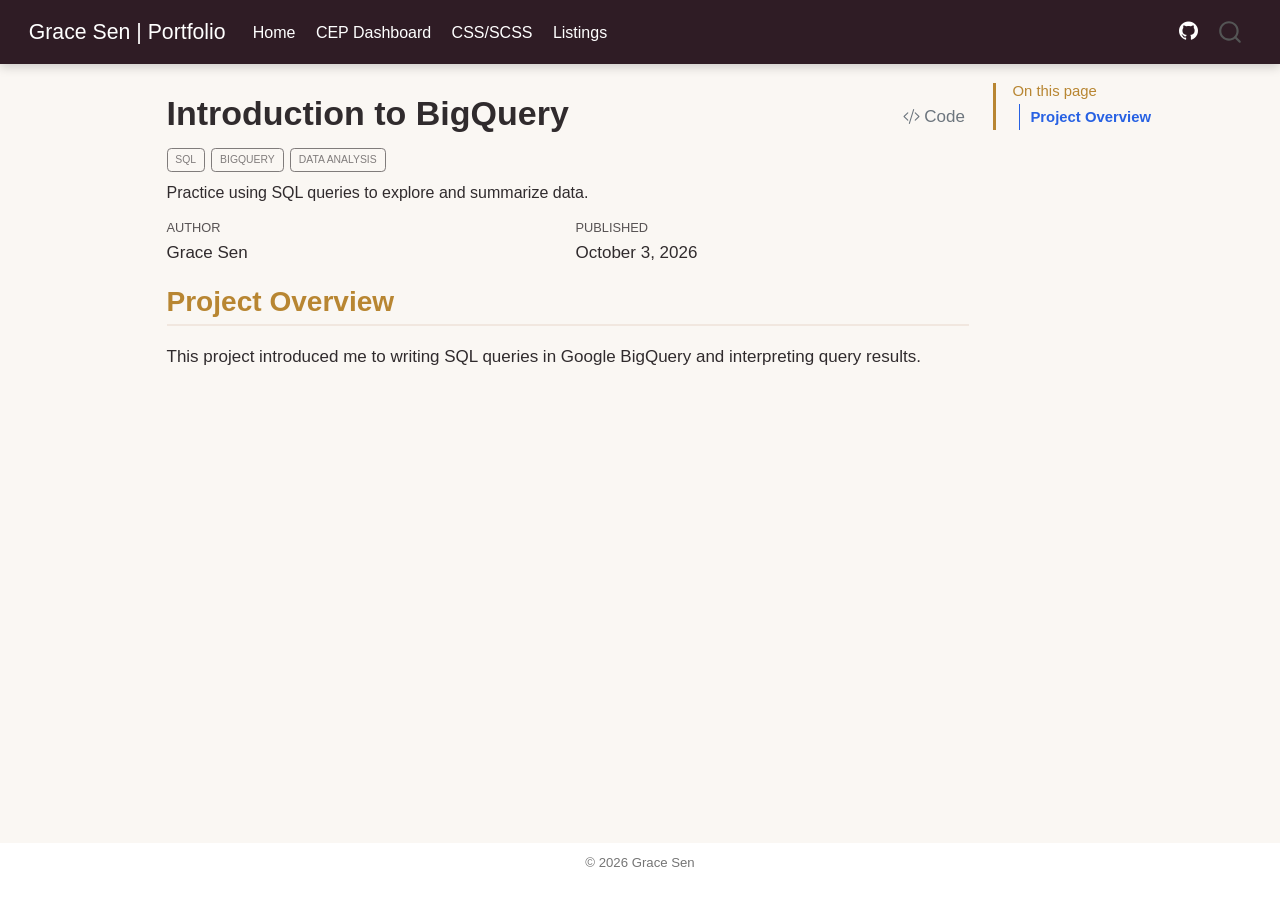
<file: docs/projects/bigquery-project.html>
<!DOCTYPE html>
<html xmlns="http://www.w3.org/1999/xhtml" lang="en" xml:lang="en"><head>

<meta charset="utf-8">
<meta name="generator" content="quarto-1.8.26">

<meta name="viewport" content="width=device-width, initial-scale=1.0, user-scalable=yes">

<meta name="author" content="Grace Sen">
<meta name="dcterms.date" content="2026-10-03">
<meta name="description" content="Practice using SQL queries to explore and summarize data.">

<title>Introduction to BigQuery – Grace Sen | Portfolio</title>
<style>
code{white-space: pre-wrap;}
span.smallcaps{font-variant: small-caps;}
div.columns{display: flex; gap: min(4vw, 1.5em);}
div.column{flex: auto; overflow-x: auto;}
div.hanging-indent{margin-left: 1.5em; text-indent: -1.5em;}
ul.task-list{list-style: none;}
ul.task-list li input[type="checkbox"] {
  width: 0.8em;
  margin: 0 0.8em 0.2em -1em; /* quarto-specific, see https://github.com/quarto-dev/quarto-cli/issues/4556 */ 
  vertical-align: middle;
}
/* CSS for syntax highlighting */
html { -webkit-text-size-adjust: 100%; }
pre > code.sourceCode { white-space: pre; position: relative; }
pre > code.sourceCode > span { display: inline-block; line-height: 1.25; }
pre > code.sourceCode > span:empty { height: 1.2em; }
.sourceCode { overflow: visible; }
code.sourceCode > span { color: inherit; text-decoration: inherit; }
div.sourceCode { margin: 1em 0; }
pre.sourceCode { margin: 0; }
@media screen {
div.sourceCode { overflow: auto; }
}
@media print {
pre > code.sourceCode { white-space: pre-wrap; }
pre > code.sourceCode > span { text-indent: -5em; padding-left: 5em; }
}
pre.numberSource code
  { counter-reset: source-line 0; }
pre.numberSource code > span
  { position: relative; left: -4em; counter-increment: source-line; }
pre.numberSource code > span > a:first-child::before
  { content: counter(source-line);
    position: relative; left: -1em; text-align: right; vertical-align: baseline;
    border: none; display: inline-block;
    -webkit-touch-callout: none; -webkit-user-select: none;
    -khtml-user-select: none; -moz-user-select: none;
    -ms-user-select: none; user-select: none;
    padding: 0 4px; width: 4em;
  }
pre.numberSource { margin-left: 3em;  padding-left: 4px; }
div.sourceCode
  {   }
@media screen {
pre > code.sourceCode > span > a:first-child::before { text-decoration: underline; }
}
</style>


<script src="../site_libs/quarto-nav/quarto-nav.js"></script>
<script src="../site_libs/quarto-nav/headroom.min.js"></script>
<script src="../site_libs/clipboard/clipboard.min.js"></script>
<script src="../site_libs/quarto-search/autocomplete.umd.js"></script>
<script src="../site_libs/quarto-search/fuse.min.js"></script>
<script src="../site_libs/quarto-search/quarto-search.js"></script>
<meta name="quarto:offset" content="../">
<script src="../site_libs/quarto-html/quarto.js" type="module"></script>
<script src="../site_libs/quarto-html/tabsets/tabsets.js" type="module"></script>
<script src="../site_libs/quarto-html/axe/axe-check.js" type="module"></script>
<script src="../site_libs/quarto-html/popper.min.js"></script>
<script src="../site_libs/quarto-html/tippy.umd.min.js"></script>
<script src="../site_libs/quarto-html/anchor.min.js"></script>
<link href="../site_libs/quarto-html/tippy.css" rel="stylesheet">
<link href="../site_libs/quarto-html/quarto-syntax-highlighting-587c61ba64f3a5504c4d52d930310e48.css" rel="stylesheet" id="quarto-text-highlighting-styles">
<script src="../site_libs/bootstrap/bootstrap.min.js"></script>
<link href="../site_libs/bootstrap/bootstrap-icons.css" rel="stylesheet">
<link href="../site_libs/bootstrap/bootstrap-80278d44abbb443aada24b13759e4b65.min.css" rel="stylesheet" append-hash="true" id="quarto-bootstrap" data-mode="light">
<script id="quarto-search-options" type="application/json">{
  "location": "navbar",
  "copy-button": false,
  "collapse-after": 3,
  "panel-placement": "end",
  "type": "overlay",
  "limit": 50,
  "keyboard-shortcut": [
    "f",
    "/",
    "s"
  ],
  "show-item-context": false,
  "language": {
    "search-no-results-text": "No results",
    "search-matching-documents-text": "matching documents",
    "search-copy-link-title": "Copy link to search",
    "search-hide-matches-text": "Hide additional matches",
    "search-more-match-text": "more match in this document",
    "search-more-matches-text": "more matches in this document",
    "search-clear-button-title": "Clear",
    "search-text-placeholder": "",
    "search-detached-cancel-button-title": "Cancel",
    "search-submit-button-title": "Submit",
    "search-label": "Search"
  }
}</script>


<link rel="stylesheet" href="../styles.css">
</head>

<body class="nav-fixed quarto-light">

<div id="quarto-search-results"></div>
  <header id="quarto-header" class="headroom fixed-top">
    <nav class="navbar navbar-expand-lg " data-bs-theme="dark">
      <div class="navbar-container container-fluid">
      <div class="navbar-brand-container mx-auto">
    <a class="navbar-brand" href="../index.html">
    <span class="navbar-title">Grace Sen | Portfolio</span>
    </a>
  </div>
            <div id="quarto-search" class="" title="Search"></div>
          <button class="navbar-toggler" type="button" data-bs-toggle="collapse" data-bs-target="#navbarCollapse" aria-controls="navbarCollapse" role="menu" aria-expanded="false" aria-label="Toggle navigation" onclick="if (window.quartoToggleHeadroom) { window.quartoToggleHeadroom(); }">
  <span class="navbar-toggler-icon"></span>
</button>
          <div class="collapse navbar-collapse" id="navbarCollapse">
            <ul class="navbar-nav navbar-nav-scroll me-auto">
  <li class="nav-item">
    <a class="nav-link" href="../index.html"> 
<span class="menu-text">Home</span></a>
  </li>  
  <li class="nav-item">
    <a class="nav-link" href="../dashboard.html"> 
<span class="menu-text">CEP Dashboard</span></a>
  </li>  
  <li class="nav-item">
    <a class="nav-link" href="../styling.html"> 
<span class="menu-text">CSS/SCSS</span></a>
  </li>  
  <li class="nav-item">
    <a class="nav-link" href="../listings.html"> 
<span class="menu-text">Listings</span></a>
  </li>  
</ul>
            <ul class="navbar-nav navbar-nav-scroll ms-auto">
  <li class="nav-item compact">
    <a class="nav-link" href="https://github.com/gracesen/IBM-6500-M10-Portfolio"> <i class="bi bi-github" role="img">
</i> 
<span class="menu-text"></span></a>
  </li>  
</ul>
          </div> <!-- /navcollapse -->
            <div class="quarto-navbar-tools">
</div>
      </div> <!-- /container-fluid -->
    </nav>
</header>
<!-- content -->
<div id="quarto-content" class="quarto-container page-columns page-rows-contents page-layout-article page-navbar">
<!-- sidebar -->
<!-- margin-sidebar -->
    <div id="quarto-margin-sidebar" class="sidebar margin-sidebar">
        <nav id="TOC" role="doc-toc" class="toc-active">
    <h2 id="toc-title">On this page</h2>
   
  <ul>
  <li><a href="#project-overview" id="toc-project-overview" class="nav-link active" data-scroll-target="#project-overview">Project Overview</a></li>
  </ul>
</nav>
    </div>
<!-- main -->
<main class="content" id="quarto-document-content">

<header id="title-block-header" class="quarto-title-block default">
<div class="quarto-title">
<div class="quarto-title-block"><div><h1 class="title">Introduction to BigQuery</h1><button type="button" class="btn code-tools-button" id="quarto-code-tools-source"><i class="bi"></i> Code</button></div></div>
  <div class="quarto-categories">
    <div class="quarto-category">SQL</div>
    <div class="quarto-category">BigQuery</div>
    <div class="quarto-category">Data Analysis</div>
  </div>
  </div>

<div>
  <div class="description">
    Practice using SQL queries to explore and summarize data.
  </div>
</div>


<div class="quarto-title-meta">

    <div>
    <div class="quarto-title-meta-heading">Author</div>
    <div class="quarto-title-meta-contents">
             <p>Grace Sen </p>
          </div>
  </div>
    
    <div>
    <div class="quarto-title-meta-heading">Published</div>
    <div class="quarto-title-meta-contents">
      <p class="date">October 3, 2026</p>
    </div>
  </div>
  
    
  </div>
  


</header>


<section id="project-overview" class="level2">
<h2 class="anchored" data-anchor-id="project-overview">Project Overview</h2>
<p>This project introduced me to writing SQL queries in Google BigQuery and interpreting query results.</p>


<!-- -->

</section>

</main> <!-- /main -->
<script id="quarto-html-after-body" type="application/javascript">
  window.document.addEventListener("DOMContentLoaded", function (event) {
    const icon = "";
    const anchorJS = new window.AnchorJS();
    anchorJS.options = {
      placement: 'right',
      icon: icon
    };
    anchorJS.add('.anchored');
    const isCodeAnnotation = (el) => {
      for (const clz of el.classList) {
        if (clz.startsWith('code-annotation-')) {                     
          return true;
        }
      }
      return false;
    }
    const onCopySuccess = function(e) {
      // button target
      const button = e.trigger;
      // don't keep focus
      button.blur();
      // flash "checked"
      button.classList.add('code-copy-button-checked');
      var currentTitle = button.getAttribute("title");
      button.setAttribute("title", "Copied!");
      let tooltip;
      if (window.bootstrap) {
        button.setAttribute("data-bs-toggle", "tooltip");
        button.setAttribute("data-bs-placement", "left");
        button.setAttribute("data-bs-title", "Copied!");
        tooltip = new bootstrap.Tooltip(button, 
          { trigger: "manual", 
            customClass: "code-copy-button-tooltip",
            offset: [0, -8]});
        tooltip.show();    
      }
      setTimeout(function() {
        if (tooltip) {
          tooltip.hide();
          button.removeAttribute("data-bs-title");
          button.removeAttribute("data-bs-toggle");
          button.removeAttribute("data-bs-placement");
        }
        button.setAttribute("title", currentTitle);
        button.classList.remove('code-copy-button-checked');
      }, 1000);
      // clear code selection
      e.clearSelection();
    }
    const getTextToCopy = function(trigger) {
      const outerScaffold = trigger.parentElement.cloneNode(true);
      const codeEl = outerScaffold.querySelector('code');
      for (const childEl of codeEl.children) {
        if (isCodeAnnotation(childEl)) {
          childEl.remove();
        }
      }
      return codeEl.innerText;
    }
    const clipboard = new window.ClipboardJS('.code-copy-button:not([data-in-quarto-modal])', {
      text: getTextToCopy
    });
    clipboard.on('success', onCopySuccess);
    if (window.document.getElementById('quarto-embedded-source-code-modal')) {
      const clipboardModal = new window.ClipboardJS('.code-copy-button[data-in-quarto-modal]', {
        text: getTextToCopy,
        container: window.document.getElementById('quarto-embedded-source-code-modal')
      });
      clipboardModal.on('success', onCopySuccess);
    }
    const viewSource = window.document.getElementById('quarto-view-source') ||
                       window.document.getElementById('quarto-code-tools-source');
    if (viewSource) {
      const sourceUrl = viewSource.getAttribute("data-quarto-source-url");
      viewSource.addEventListener("click", function(e) {
        if (sourceUrl) {
          // rstudio viewer pane
          if (/\bcapabilities=\b/.test(window.location)) {
            window.open(sourceUrl);
          } else {
            window.location.href = sourceUrl;
          }
        } else {
          const modal = new bootstrap.Modal(document.getElementById('quarto-embedded-source-code-modal'));
          modal.show();
        }
        return false;
      });
    }
    function toggleCodeHandler(show) {
      return function(e) {
        const detailsSrc = window.document.querySelectorAll(".cell > details > .sourceCode");
        for (let i=0; i<detailsSrc.length; i++) {
          const details = detailsSrc[i].parentElement;
          if (show) {
            details.open = true;
          } else {
            details.removeAttribute("open");
          }
        }
        const cellCodeDivs = window.document.querySelectorAll(".cell > .sourceCode");
        const fromCls = show ? "hidden" : "unhidden";
        const toCls = show ? "unhidden" : "hidden";
        for (let i=0; i<cellCodeDivs.length; i++) {
          const codeDiv = cellCodeDivs[i];
          if (codeDiv.classList.contains(fromCls)) {
            codeDiv.classList.remove(fromCls);
            codeDiv.classList.add(toCls);
          } 
        }
        return false;
      }
    }
    const hideAllCode = window.document.getElementById("quarto-hide-all-code");
    if (hideAllCode) {
      hideAllCode.addEventListener("click", toggleCodeHandler(false));
    }
    const showAllCode = window.document.getElementById("quarto-show-all-code");
    if (showAllCode) {
      showAllCode.addEventListener("click", toggleCodeHandler(true));
    }
      var localhostRegex = new RegExp(/^(?:http|https):\/\/localhost\:?[0-9]*\//);
      var mailtoRegex = new RegExp(/^mailto:/);
        var filterRegex = new RegExp('/' + window.location.host + '/');
      var isInternal = (href) => {
          return filterRegex.test(href) || localhostRegex.test(href) || mailtoRegex.test(href);
      }
      // Inspect non-navigation links and adorn them if external
     var links = window.document.querySelectorAll('a[href]:not(.nav-link):not(.navbar-brand):not(.toc-action):not(.sidebar-link):not(.sidebar-item-toggle):not(.pagination-link):not(.no-external):not([aria-hidden]):not(.dropdown-item):not(.quarto-navigation-tool):not(.about-link)');
      for (var i=0; i<links.length; i++) {
        const link = links[i];
        if (!isInternal(link.href)) {
          // undo the damage that might have been done by quarto-nav.js in the case of
          // links that we want to consider external
          if (link.dataset.originalHref !== undefined) {
            link.href = link.dataset.originalHref;
          }
        }
      }
    function tippyHover(el, contentFn, onTriggerFn, onUntriggerFn) {
      const config = {
        allowHTML: true,
        maxWidth: 500,
        delay: 100,
        arrow: false,
        appendTo: function(el) {
            return el.parentElement;
        },
        interactive: true,
        interactiveBorder: 10,
        theme: 'quarto',
        placement: 'bottom-start',
      };
      if (contentFn) {
        config.content = contentFn;
      }
      if (onTriggerFn) {
        config.onTrigger = onTriggerFn;
      }
      if (onUntriggerFn) {
        config.onUntrigger = onUntriggerFn;
      }
      window.tippy(el, config); 
    }
    const noterefs = window.document.querySelectorAll('a[role="doc-noteref"]');
    for (var i=0; i<noterefs.length; i++) {
      const ref = noterefs[i];
      tippyHover(ref, function() {
        // use id or data attribute instead here
        let href = ref.getAttribute('data-footnote-href') || ref.getAttribute('href');
        try { href = new URL(href).hash; } catch {}
        const id = href.replace(/^#\/?/, "");
        const note = window.document.getElementById(id);
        if (note) {
          return note.innerHTML;
        } else {
          return "";
        }
      });
    }
    const xrefs = window.document.querySelectorAll('a.quarto-xref');
    const processXRef = (id, note) => {
      // Strip column container classes
      const stripColumnClz = (el) => {
        el.classList.remove("page-full", "page-columns");
        if (el.children) {
          for (const child of el.children) {
            stripColumnClz(child);
          }
        }
      }
      stripColumnClz(note)
      if (id === null || id.startsWith('sec-')) {
        // Special case sections, only their first couple elements
        const container = document.createElement("div");
        if (note.children && note.children.length > 2) {
          container.appendChild(note.children[0].cloneNode(true));
          for (let i = 1; i < note.children.length; i++) {
            const child = note.children[i];
            if (child.tagName === "P" && child.innerText === "") {
              continue;
            } else {
              container.appendChild(child.cloneNode(true));
              break;
            }
          }
          if (window.Quarto?.typesetMath) {
            window.Quarto.typesetMath(container);
          }
          return container.innerHTML
        } else {
          if (window.Quarto?.typesetMath) {
            window.Quarto.typesetMath(note);
          }
          return note.innerHTML;
        }
      } else {
        // Remove any anchor links if they are present
        const anchorLink = note.querySelector('a.anchorjs-link');
        if (anchorLink) {
          anchorLink.remove();
        }
        if (window.Quarto?.typesetMath) {
          window.Quarto.typesetMath(note);
        }
        if (note.classList.contains("callout")) {
          return note.outerHTML;
        } else {
          return note.innerHTML;
        }
      }
    }
    for (var i=0; i<xrefs.length; i++) {
      const xref = xrefs[i];
      tippyHover(xref, undefined, function(instance) {
        instance.disable();
        let url = xref.getAttribute('href');
        let hash = undefined; 
        if (url.startsWith('#')) {
          hash = url;
        } else {
          try { hash = new URL(url).hash; } catch {}
        }
        if (hash) {
          const id = hash.replace(/^#\/?/, "");
          const note = window.document.getElementById(id);
          if (note !== null) {
            try {
              const html = processXRef(id, note.cloneNode(true));
              instance.setContent(html);
            } finally {
              instance.enable();
              instance.show();
            }
          } else {
            // See if we can fetch this
            fetch(url.split('#')[0])
            .then(res => res.text())
            .then(html => {
              const parser = new DOMParser();
              const htmlDoc = parser.parseFromString(html, "text/html");
              const note = htmlDoc.getElementById(id);
              if (note !== null) {
                const html = processXRef(id, note);
                instance.setContent(html);
              } 
            }).finally(() => {
              instance.enable();
              instance.show();
            });
          }
        } else {
          // See if we can fetch a full url (with no hash to target)
          // This is a special case and we should probably do some content thinning / targeting
          fetch(url)
          .then(res => res.text())
          .then(html => {
            const parser = new DOMParser();
            const htmlDoc = parser.parseFromString(html, "text/html");
            const note = htmlDoc.querySelector('main.content');
            if (note !== null) {
              // This should only happen for chapter cross references
              // (since there is no id in the URL)
              // remove the first header
              if (note.children.length > 0 && note.children[0].tagName === "HEADER") {
                note.children[0].remove();
              }
              const html = processXRef(null, note);
              instance.setContent(html);
            } 
          }).finally(() => {
            instance.enable();
            instance.show();
          });
        }
      }, function(instance) {
      });
    }
        let selectedAnnoteEl;
        const selectorForAnnotation = ( cell, annotation) => {
          let cellAttr = 'data-code-cell="' + cell + '"';
          let lineAttr = 'data-code-annotation="' +  annotation + '"';
          const selector = 'span[' + cellAttr + '][' + lineAttr + ']';
          return selector;
        }
        const selectCodeLines = (annoteEl) => {
          const doc = window.document;
          const targetCell = annoteEl.getAttribute("data-target-cell");
          const targetAnnotation = annoteEl.getAttribute("data-target-annotation");
          const annoteSpan = window.document.querySelector(selectorForAnnotation(targetCell, targetAnnotation));
          const lines = annoteSpan.getAttribute("data-code-lines").split(",");
          const lineIds = lines.map((line) => {
            return targetCell + "-" + line;
          })
          let top = null;
          let height = null;
          let parent = null;
          if (lineIds.length > 0) {
              //compute the position of the single el (top and bottom and make a div)
              const el = window.document.getElementById(lineIds[0]);
              top = el.offsetTop;
              height = el.offsetHeight;
              parent = el.parentElement.parentElement;
            if (lineIds.length > 1) {
              const lastEl = window.document.getElementById(lineIds[lineIds.length - 1]);
              const bottom = lastEl.offsetTop + lastEl.offsetHeight;
              height = bottom - top;
            }
            if (top !== null && height !== null && parent !== null) {
              // cook up a div (if necessary) and position it 
              let div = window.document.getElementById("code-annotation-line-highlight");
              if (div === null) {
                div = window.document.createElement("div");
                div.setAttribute("id", "code-annotation-line-highlight");
                div.style.position = 'absolute';
                parent.appendChild(div);
              }
              div.style.top = top - 2 + "px";
              div.style.height = height + 4 + "px";
              div.style.left = 0;
              let gutterDiv = window.document.getElementById("code-annotation-line-highlight-gutter");
              if (gutterDiv === null) {
                gutterDiv = window.document.createElement("div");
                gutterDiv.setAttribute("id", "code-annotation-line-highlight-gutter");
                gutterDiv.style.position = 'absolute';
                const codeCell = window.document.getElementById(targetCell);
                const gutter = codeCell.querySelector('.code-annotation-gutter');
                gutter.appendChild(gutterDiv);
              }
              gutterDiv.style.top = top - 2 + "px";
              gutterDiv.style.height = height + 4 + "px";
            }
            selectedAnnoteEl = annoteEl;
          }
        };
        const unselectCodeLines = () => {
          const elementsIds = ["code-annotation-line-highlight", "code-annotation-line-highlight-gutter"];
          elementsIds.forEach((elId) => {
            const div = window.document.getElementById(elId);
            if (div) {
              div.remove();
            }
          });
          selectedAnnoteEl = undefined;
        };
          // Handle positioning of the toggle
      window.addEventListener(
        "resize",
        throttle(() => {
          elRect = undefined;
          if (selectedAnnoteEl) {
            selectCodeLines(selectedAnnoteEl);
          }
        }, 10)
      );
      function throttle(fn, ms) {
      let throttle = false;
      let timer;
        return (...args) => {
          if(!throttle) { // first call gets through
              fn.apply(this, args);
              throttle = true;
          } else { // all the others get throttled
              if(timer) clearTimeout(timer); // cancel #2
              timer = setTimeout(() => {
                fn.apply(this, args);
                timer = throttle = false;
              }, ms);
          }
        };
      }
        // Attach click handler to the DT
        const annoteDls = window.document.querySelectorAll('dt[data-target-cell]');
        for (const annoteDlNode of annoteDls) {
          annoteDlNode.addEventListener('click', (event) => {
            const clickedEl = event.target;
            if (clickedEl !== selectedAnnoteEl) {
              unselectCodeLines();
              const activeEl = window.document.querySelector('dt[data-target-cell].code-annotation-active');
              if (activeEl) {
                activeEl.classList.remove('code-annotation-active');
              }
              selectCodeLines(clickedEl);
              clickedEl.classList.add('code-annotation-active');
            } else {
              // Unselect the line
              unselectCodeLines();
              clickedEl.classList.remove('code-annotation-active');
            }
          });
        }
    const findCites = (el) => {
      const parentEl = el.parentElement;
      if (parentEl) {
        const cites = parentEl.dataset.cites;
        if (cites) {
          return {
            el,
            cites: cites.split(' ')
          };
        } else {
          return findCites(el.parentElement)
        }
      } else {
        return undefined;
      }
    };
    var bibliorefs = window.document.querySelectorAll('a[role="doc-biblioref"]');
    for (var i=0; i<bibliorefs.length; i++) {
      const ref = bibliorefs[i];
      const citeInfo = findCites(ref);
      if (citeInfo) {
        tippyHover(citeInfo.el, function() {
          var popup = window.document.createElement('div');
          citeInfo.cites.forEach(function(cite) {
            var citeDiv = window.document.createElement('div');
            citeDiv.classList.add('hanging-indent');
            citeDiv.classList.add('csl-entry');
            var biblioDiv = window.document.getElementById('ref-' + cite);
            if (biblioDiv) {
              citeDiv.innerHTML = biblioDiv.innerHTML;
            }
            popup.appendChild(citeDiv);
          });
          return popup.innerHTML;
        });
      }
    }
  });
  </script><div class="modal fade" id="quarto-embedded-source-code-modal" tabindex="-1" aria-labelledby="quarto-embedded-source-code-modal-label" aria-hidden="true"><div class="modal-dialog modal-dialog-scrollable"><div class="modal-content"><div class="modal-header"><h5 class="modal-title" id="quarto-embedded-source-code-modal-label">Source Code</h5><button class="btn-close" data-bs-dismiss="modal"></button></div><div class="modal-body"><div class="">
<div class="code-copy-outer-scaffold"><div class="sourceCode" id="cb1" data-shortcodes="false"><pre class="sourceCode markdown code-with-copy"><code class="sourceCode markdown"><span id="cb1-1"><a href="#cb1-1" aria-hidden="true" tabindex="-1"></a><span class="co">---</span></span>
<span id="cb1-2"><a href="#cb1-2" aria-hidden="true" tabindex="-1"></a><span class="an">title:</span><span class="co"> "Introduction to BigQuery"</span></span>
<span id="cb1-3"><a href="#cb1-3" aria-hidden="true" tabindex="-1"></a><span class="an">description:</span><span class="co"> "Practice using SQL queries to explore and summarize data."</span></span>
<span id="cb1-4"><a href="#cb1-4" aria-hidden="true" tabindex="-1"></a><span class="an">author:</span><span class="co"> "Grace Sen"</span></span>
<span id="cb1-5"><a href="#cb1-5" aria-hidden="true" tabindex="-1"></a><span class="an">date:</span><span class="co"> "2026-10-03"</span></span>
<span id="cb1-6"><a href="#cb1-6" aria-hidden="true" tabindex="-1"></a><span class="an">categories:</span><span class="co"> [SQL, BigQuery, Data Analysis]</span></span>
<span id="cb1-7"><a href="#cb1-7" aria-hidden="true" tabindex="-1"></a><span class="co">---</span></span>
<span id="cb1-8"><a href="#cb1-8" aria-hidden="true" tabindex="-1"></a></span>
<span id="cb1-9"><a href="#cb1-9" aria-hidden="true" tabindex="-1"></a><span class="fu">## Project Overview</span></span>
<span id="cb1-10"><a href="#cb1-10" aria-hidden="true" tabindex="-1"></a></span>
<span id="cb1-11"><a href="#cb1-11" aria-hidden="true" tabindex="-1"></a>This project introduced me to writing SQL queries in Google BigQuery and interpreting query results.</span></code></pre></div><button title="Copy to Clipboard" class="code-copy-button" data-in-quarto-modal=""><i class="bi"></i></button></div>
</div></div></div></div></div>
</div> <!-- /content -->
<footer class="footer">
  <div class="nav-footer">
    <div class="nav-footer-left">
      &nbsp;
    </div>   
    <div class="nav-footer-center">
<p>© 2026 Grace Sen</p>
</div>
    <div class="nav-footer-right">
      &nbsp;
    </div>
  </div>
</footer>




</body></html>
</file>
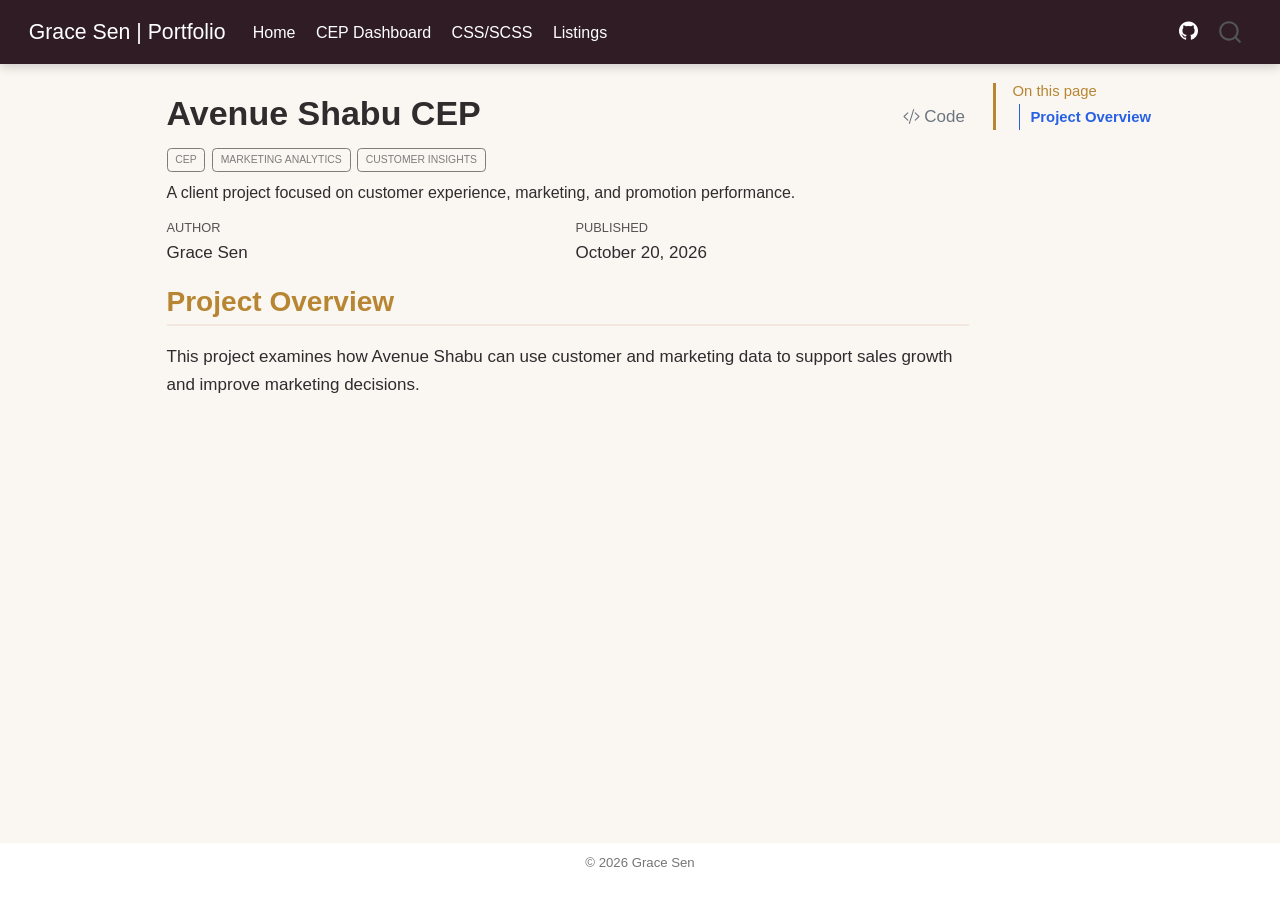
<file: docs/projects/cep-project.html>
<!DOCTYPE html>
<html xmlns="http://www.w3.org/1999/xhtml" lang="en" xml:lang="en"><head>

<meta charset="utf-8">
<meta name="generator" content="quarto-1.8.26">

<meta name="viewport" content="width=device-width, initial-scale=1.0, user-scalable=yes">

<meta name="author" content="Grace Sen">
<meta name="dcterms.date" content="2026-10-20">
<meta name="description" content="A client project focused on customer experience, marketing, and promotion performance.">

<title>Avenue Shabu CEP – Grace Sen | Portfolio</title>
<style>
code{white-space: pre-wrap;}
span.smallcaps{font-variant: small-caps;}
div.columns{display: flex; gap: min(4vw, 1.5em);}
div.column{flex: auto; overflow-x: auto;}
div.hanging-indent{margin-left: 1.5em; text-indent: -1.5em;}
ul.task-list{list-style: none;}
ul.task-list li input[type="checkbox"] {
  width: 0.8em;
  margin: 0 0.8em 0.2em -1em; /* quarto-specific, see https://github.com/quarto-dev/quarto-cli/issues/4556 */ 
  vertical-align: middle;
}
/* CSS for syntax highlighting */
html { -webkit-text-size-adjust: 100%; }
pre > code.sourceCode { white-space: pre; position: relative; }
pre > code.sourceCode > span { display: inline-block; line-height: 1.25; }
pre > code.sourceCode > span:empty { height: 1.2em; }
.sourceCode { overflow: visible; }
code.sourceCode > span { color: inherit; text-decoration: inherit; }
div.sourceCode { margin: 1em 0; }
pre.sourceCode { margin: 0; }
@media screen {
div.sourceCode { overflow: auto; }
}
@media print {
pre > code.sourceCode { white-space: pre-wrap; }
pre > code.sourceCode > span { text-indent: -5em; padding-left: 5em; }
}
pre.numberSource code
  { counter-reset: source-line 0; }
pre.numberSource code > span
  { position: relative; left: -4em; counter-increment: source-line; }
pre.numberSource code > span > a:first-child::before
  { content: counter(source-line);
    position: relative; left: -1em; text-align: right; vertical-align: baseline;
    border: none; display: inline-block;
    -webkit-touch-callout: none; -webkit-user-select: none;
    -khtml-user-select: none; -moz-user-select: none;
    -ms-user-select: none; user-select: none;
    padding: 0 4px; width: 4em;
  }
pre.numberSource { margin-left: 3em;  padding-left: 4px; }
div.sourceCode
  {   }
@media screen {
pre > code.sourceCode > span > a:first-child::before { text-decoration: underline; }
}
</style>


<script src="../site_libs/quarto-nav/quarto-nav.js"></script>
<script src="../site_libs/quarto-nav/headroom.min.js"></script>
<script src="../site_libs/clipboard/clipboard.min.js"></script>
<script src="../site_libs/quarto-search/autocomplete.umd.js"></script>
<script src="../site_libs/quarto-search/fuse.min.js"></script>
<script src="../site_libs/quarto-search/quarto-search.js"></script>
<meta name="quarto:offset" content="../">
<script src="../site_libs/quarto-html/quarto.js" type="module"></script>
<script src="../site_libs/quarto-html/tabsets/tabsets.js" type="module"></script>
<script src="../site_libs/quarto-html/axe/axe-check.js" type="module"></script>
<script src="../site_libs/quarto-html/popper.min.js"></script>
<script src="../site_libs/quarto-html/tippy.umd.min.js"></script>
<script src="../site_libs/quarto-html/anchor.min.js"></script>
<link href="../site_libs/quarto-html/tippy.css" rel="stylesheet">
<link href="../site_libs/quarto-html/quarto-syntax-highlighting-587c61ba64f3a5504c4d52d930310e48.css" rel="stylesheet" id="quarto-text-highlighting-styles">
<script src="../site_libs/bootstrap/bootstrap.min.js"></script>
<link href="../site_libs/bootstrap/bootstrap-icons.css" rel="stylesheet">
<link href="../site_libs/bootstrap/bootstrap-80278d44abbb443aada24b13759e4b65.min.css" rel="stylesheet" append-hash="true" id="quarto-bootstrap" data-mode="light">
<script id="quarto-search-options" type="application/json">{
  "location": "navbar",
  "copy-button": false,
  "collapse-after": 3,
  "panel-placement": "end",
  "type": "overlay",
  "limit": 50,
  "keyboard-shortcut": [
    "f",
    "/",
    "s"
  ],
  "show-item-context": false,
  "language": {
    "search-no-results-text": "No results",
    "search-matching-documents-text": "matching documents",
    "search-copy-link-title": "Copy link to search",
    "search-hide-matches-text": "Hide additional matches",
    "search-more-match-text": "more match in this document",
    "search-more-matches-text": "more matches in this document",
    "search-clear-button-title": "Clear",
    "search-text-placeholder": "",
    "search-detached-cancel-button-title": "Cancel",
    "search-submit-button-title": "Submit",
    "search-label": "Search"
  }
}</script>


<link rel="stylesheet" href="../styles.css">
</head>

<body class="nav-fixed quarto-light">

<div id="quarto-search-results"></div>
  <header id="quarto-header" class="headroom fixed-top">
    <nav class="navbar navbar-expand-lg " data-bs-theme="dark">
      <div class="navbar-container container-fluid">
      <div class="navbar-brand-container mx-auto">
    <a class="navbar-brand" href="../index.html">
    <span class="navbar-title">Grace Sen | Portfolio</span>
    </a>
  </div>
            <div id="quarto-search" class="" title="Search"></div>
          <button class="navbar-toggler" type="button" data-bs-toggle="collapse" data-bs-target="#navbarCollapse" aria-controls="navbarCollapse" role="menu" aria-expanded="false" aria-label="Toggle navigation" onclick="if (window.quartoToggleHeadroom) { window.quartoToggleHeadroom(); }">
  <span class="navbar-toggler-icon"></span>
</button>
          <div class="collapse navbar-collapse" id="navbarCollapse">
            <ul class="navbar-nav navbar-nav-scroll me-auto">
  <li class="nav-item">
    <a class="nav-link" href="../index.html"> 
<span class="menu-text">Home</span></a>
  </li>  
  <li class="nav-item">
    <a class="nav-link" href="../dashboard.html"> 
<span class="menu-text">CEP Dashboard</span></a>
  </li>  
  <li class="nav-item">
    <a class="nav-link" href="../styling.html"> 
<span class="menu-text">CSS/SCSS</span></a>
  </li>  
  <li class="nav-item">
    <a class="nav-link" href="../listings.html"> 
<span class="menu-text">Listings</span></a>
  </li>  
</ul>
            <ul class="navbar-nav navbar-nav-scroll ms-auto">
  <li class="nav-item compact">
    <a class="nav-link" href="https://github.com/gracesen/IBM-6500-M10-Portfolio"> <i class="bi bi-github" role="img">
</i> 
<span class="menu-text"></span></a>
  </li>  
</ul>
          </div> <!-- /navcollapse -->
            <div class="quarto-navbar-tools">
</div>
      </div> <!-- /container-fluid -->
    </nav>
</header>
<!-- content -->
<div id="quarto-content" class="quarto-container page-columns page-rows-contents page-layout-article page-navbar">
<!-- sidebar -->
<!-- margin-sidebar -->
    <div id="quarto-margin-sidebar" class="sidebar margin-sidebar">
        <nav id="TOC" role="doc-toc" class="toc-active">
    <h2 id="toc-title">On this page</h2>
   
  <ul>
  <li><a href="#project-overview" id="toc-project-overview" class="nav-link active" data-scroll-target="#project-overview">Project Overview</a></li>
  </ul>
</nav>
    </div>
<!-- main -->
<main class="content" id="quarto-document-content">

<header id="title-block-header" class="quarto-title-block default">
<div class="quarto-title">
<div class="quarto-title-block"><div><h1 class="title">Avenue Shabu CEP</h1><button type="button" class="btn code-tools-button" id="quarto-code-tools-source"><i class="bi"></i> Code</button></div></div>
  <div class="quarto-categories">
    <div class="quarto-category">CEP</div>
    <div class="quarto-category">Marketing Analytics</div>
    <div class="quarto-category">Customer Insights</div>
  </div>
  </div>

<div>
  <div class="description">
    A client project focused on customer experience, marketing, and promotion performance.
  </div>
</div>


<div class="quarto-title-meta">

    <div>
    <div class="quarto-title-meta-heading">Author</div>
    <div class="quarto-title-meta-contents">
             <p>Grace Sen </p>
          </div>
  </div>
    
    <div>
    <div class="quarto-title-meta-heading">Published</div>
    <div class="quarto-title-meta-contents">
      <p class="date">October 20, 2026</p>
    </div>
  </div>
  
    
  </div>
  


</header>


<section id="project-overview" class="level2">
<h2 class="anchored" data-anchor-id="project-overview">Project Overview</h2>
<p>This project examines how Avenue Shabu can use customer and marketing data to support sales growth and improve marketing decisions.</p>


<!-- -->

</section>

</main> <!-- /main -->
<script id="quarto-html-after-body" type="application/javascript">
  window.document.addEventListener("DOMContentLoaded", function (event) {
    const icon = "";
    const anchorJS = new window.AnchorJS();
    anchorJS.options = {
      placement: 'right',
      icon: icon
    };
    anchorJS.add('.anchored');
    const isCodeAnnotation = (el) => {
      for (const clz of el.classList) {
        if (clz.startsWith('code-annotation-')) {                     
          return true;
        }
      }
      return false;
    }
    const onCopySuccess = function(e) {
      // button target
      const button = e.trigger;
      // don't keep focus
      button.blur();
      // flash "checked"
      button.classList.add('code-copy-button-checked');
      var currentTitle = button.getAttribute("title");
      button.setAttribute("title", "Copied!");
      let tooltip;
      if (window.bootstrap) {
        button.setAttribute("data-bs-toggle", "tooltip");
        button.setAttribute("data-bs-placement", "left");
        button.setAttribute("data-bs-title", "Copied!");
        tooltip = new bootstrap.Tooltip(button, 
          { trigger: "manual", 
            customClass: "code-copy-button-tooltip",
            offset: [0, -8]});
        tooltip.show();    
      }
      setTimeout(function() {
        if (tooltip) {
          tooltip.hide();
          button.removeAttribute("data-bs-title");
          button.removeAttribute("data-bs-toggle");
          button.removeAttribute("data-bs-placement");
        }
        button.setAttribute("title", currentTitle);
        button.classList.remove('code-copy-button-checked');
      }, 1000);
      // clear code selection
      e.clearSelection();
    }
    const getTextToCopy = function(trigger) {
      const outerScaffold = trigger.parentElement.cloneNode(true);
      const codeEl = outerScaffold.querySelector('code');
      for (const childEl of codeEl.children) {
        if (isCodeAnnotation(childEl)) {
          childEl.remove();
        }
      }
      return codeEl.innerText;
    }
    const clipboard = new window.ClipboardJS('.code-copy-button:not([data-in-quarto-modal])', {
      text: getTextToCopy
    });
    clipboard.on('success', onCopySuccess);
    if (window.document.getElementById('quarto-embedded-source-code-modal')) {
      const clipboardModal = new window.ClipboardJS('.code-copy-button[data-in-quarto-modal]', {
        text: getTextToCopy,
        container: window.document.getElementById('quarto-embedded-source-code-modal')
      });
      clipboardModal.on('success', onCopySuccess);
    }
    const viewSource = window.document.getElementById('quarto-view-source') ||
                       window.document.getElementById('quarto-code-tools-source');
    if (viewSource) {
      const sourceUrl = viewSource.getAttribute("data-quarto-source-url");
      viewSource.addEventListener("click", function(e) {
        if (sourceUrl) {
          // rstudio viewer pane
          if (/\bcapabilities=\b/.test(window.location)) {
            window.open(sourceUrl);
          } else {
            window.location.href = sourceUrl;
          }
        } else {
          const modal = new bootstrap.Modal(document.getElementById('quarto-embedded-source-code-modal'));
          modal.show();
        }
        return false;
      });
    }
    function toggleCodeHandler(show) {
      return function(e) {
        const detailsSrc = window.document.querySelectorAll(".cell > details > .sourceCode");
        for (let i=0; i<detailsSrc.length; i++) {
          const details = detailsSrc[i].parentElement;
          if (show) {
            details.open = true;
          } else {
            details.removeAttribute("open");
          }
        }
        const cellCodeDivs = window.document.querySelectorAll(".cell > .sourceCode");
        const fromCls = show ? "hidden" : "unhidden";
        const toCls = show ? "unhidden" : "hidden";
        for (let i=0; i<cellCodeDivs.length; i++) {
          const codeDiv = cellCodeDivs[i];
          if (codeDiv.classList.contains(fromCls)) {
            codeDiv.classList.remove(fromCls);
            codeDiv.classList.add(toCls);
          } 
        }
        return false;
      }
    }
    const hideAllCode = window.document.getElementById("quarto-hide-all-code");
    if (hideAllCode) {
      hideAllCode.addEventListener("click", toggleCodeHandler(false));
    }
    const showAllCode = window.document.getElementById("quarto-show-all-code");
    if (showAllCode) {
      showAllCode.addEventListener("click", toggleCodeHandler(true));
    }
      var localhostRegex = new RegExp(/^(?:http|https):\/\/localhost\:?[0-9]*\//);
      var mailtoRegex = new RegExp(/^mailto:/);
        var filterRegex = new RegExp('/' + window.location.host + '/');
      var isInternal = (href) => {
          return filterRegex.test(href) || localhostRegex.test(href) || mailtoRegex.test(href);
      }
      // Inspect non-navigation links and adorn them if external
     var links = window.document.querySelectorAll('a[href]:not(.nav-link):not(.navbar-brand):not(.toc-action):not(.sidebar-link):not(.sidebar-item-toggle):not(.pagination-link):not(.no-external):not([aria-hidden]):not(.dropdown-item):not(.quarto-navigation-tool):not(.about-link)');
      for (var i=0; i<links.length; i++) {
        const link = links[i];
        if (!isInternal(link.href)) {
          // undo the damage that might have been done by quarto-nav.js in the case of
          // links that we want to consider external
          if (link.dataset.originalHref !== undefined) {
            link.href = link.dataset.originalHref;
          }
        }
      }
    function tippyHover(el, contentFn, onTriggerFn, onUntriggerFn) {
      const config = {
        allowHTML: true,
        maxWidth: 500,
        delay: 100,
        arrow: false,
        appendTo: function(el) {
            return el.parentElement;
        },
        interactive: true,
        interactiveBorder: 10,
        theme: 'quarto',
        placement: 'bottom-start',
      };
      if (contentFn) {
        config.content = contentFn;
      }
      if (onTriggerFn) {
        config.onTrigger = onTriggerFn;
      }
      if (onUntriggerFn) {
        config.onUntrigger = onUntriggerFn;
      }
      window.tippy(el, config); 
    }
    const noterefs = window.document.querySelectorAll('a[role="doc-noteref"]');
    for (var i=0; i<noterefs.length; i++) {
      const ref = noterefs[i];
      tippyHover(ref, function() {
        // use id or data attribute instead here
        let href = ref.getAttribute('data-footnote-href') || ref.getAttribute('href');
        try { href = new URL(href).hash; } catch {}
        const id = href.replace(/^#\/?/, "");
        const note = window.document.getElementById(id);
        if (note) {
          return note.innerHTML;
        } else {
          return "";
        }
      });
    }
    const xrefs = window.document.querySelectorAll('a.quarto-xref');
    const processXRef = (id, note) => {
      // Strip column container classes
      const stripColumnClz = (el) => {
        el.classList.remove("page-full", "page-columns");
        if (el.children) {
          for (const child of el.children) {
            stripColumnClz(child);
          }
        }
      }
      stripColumnClz(note)
      if (id === null || id.startsWith('sec-')) {
        // Special case sections, only their first couple elements
        const container = document.createElement("div");
        if (note.children && note.children.length > 2) {
          container.appendChild(note.children[0].cloneNode(true));
          for (let i = 1; i < note.children.length; i++) {
            const child = note.children[i];
            if (child.tagName === "P" && child.innerText === "") {
              continue;
            } else {
              container.appendChild(child.cloneNode(true));
              break;
            }
          }
          if (window.Quarto?.typesetMath) {
            window.Quarto.typesetMath(container);
          }
          return container.innerHTML
        } else {
          if (window.Quarto?.typesetMath) {
            window.Quarto.typesetMath(note);
          }
          return note.innerHTML;
        }
      } else {
        // Remove any anchor links if they are present
        const anchorLink = note.querySelector('a.anchorjs-link');
        if (anchorLink) {
          anchorLink.remove();
        }
        if (window.Quarto?.typesetMath) {
          window.Quarto.typesetMath(note);
        }
        if (note.classList.contains("callout")) {
          return note.outerHTML;
        } else {
          return note.innerHTML;
        }
      }
    }
    for (var i=0; i<xrefs.length; i++) {
      const xref = xrefs[i];
      tippyHover(xref, undefined, function(instance) {
        instance.disable();
        let url = xref.getAttribute('href');
        let hash = undefined; 
        if (url.startsWith('#')) {
          hash = url;
        } else {
          try { hash = new URL(url).hash; } catch {}
        }
        if (hash) {
          const id = hash.replace(/^#\/?/, "");
          const note = window.document.getElementById(id);
          if (note !== null) {
            try {
              const html = processXRef(id, note.cloneNode(true));
              instance.setContent(html);
            } finally {
              instance.enable();
              instance.show();
            }
          } else {
            // See if we can fetch this
            fetch(url.split('#')[0])
            .then(res => res.text())
            .then(html => {
              const parser = new DOMParser();
              const htmlDoc = parser.parseFromString(html, "text/html");
              const note = htmlDoc.getElementById(id);
              if (note !== null) {
                const html = processXRef(id, note);
                instance.setContent(html);
              } 
            }).finally(() => {
              instance.enable();
              instance.show();
            });
          }
        } else {
          // See if we can fetch a full url (with no hash to target)
          // This is a special case and we should probably do some content thinning / targeting
          fetch(url)
          .then(res => res.text())
          .then(html => {
            const parser = new DOMParser();
            const htmlDoc = parser.parseFromString(html, "text/html");
            const note = htmlDoc.querySelector('main.content');
            if (note !== null) {
              // This should only happen for chapter cross references
              // (since there is no id in the URL)
              // remove the first header
              if (note.children.length > 0 && note.children[0].tagName === "HEADER") {
                note.children[0].remove();
              }
              const html = processXRef(null, note);
              instance.setContent(html);
            } 
          }).finally(() => {
            instance.enable();
            instance.show();
          });
        }
      }, function(instance) {
      });
    }
        let selectedAnnoteEl;
        const selectorForAnnotation = ( cell, annotation) => {
          let cellAttr = 'data-code-cell="' + cell + '"';
          let lineAttr = 'data-code-annotation="' +  annotation + '"';
          const selector = 'span[' + cellAttr + '][' + lineAttr + ']';
          return selector;
        }
        const selectCodeLines = (annoteEl) => {
          const doc = window.document;
          const targetCell = annoteEl.getAttribute("data-target-cell");
          const targetAnnotation = annoteEl.getAttribute("data-target-annotation");
          const annoteSpan = window.document.querySelector(selectorForAnnotation(targetCell, targetAnnotation));
          const lines = annoteSpan.getAttribute("data-code-lines").split(",");
          const lineIds = lines.map((line) => {
            return targetCell + "-" + line;
          })
          let top = null;
          let height = null;
          let parent = null;
          if (lineIds.length > 0) {
              //compute the position of the single el (top and bottom and make a div)
              const el = window.document.getElementById(lineIds[0]);
              top = el.offsetTop;
              height = el.offsetHeight;
              parent = el.parentElement.parentElement;
            if (lineIds.length > 1) {
              const lastEl = window.document.getElementById(lineIds[lineIds.length - 1]);
              const bottom = lastEl.offsetTop + lastEl.offsetHeight;
              height = bottom - top;
            }
            if (top !== null && height !== null && parent !== null) {
              // cook up a div (if necessary) and position it 
              let div = window.document.getElementById("code-annotation-line-highlight");
              if (div === null) {
                div = window.document.createElement("div");
                div.setAttribute("id", "code-annotation-line-highlight");
                div.style.position = 'absolute';
                parent.appendChild(div);
              }
              div.style.top = top - 2 + "px";
              div.style.height = height + 4 + "px";
              div.style.left = 0;
              let gutterDiv = window.document.getElementById("code-annotation-line-highlight-gutter");
              if (gutterDiv === null) {
                gutterDiv = window.document.createElement("div");
                gutterDiv.setAttribute("id", "code-annotation-line-highlight-gutter");
                gutterDiv.style.position = 'absolute';
                const codeCell = window.document.getElementById(targetCell);
                const gutter = codeCell.querySelector('.code-annotation-gutter');
                gutter.appendChild(gutterDiv);
              }
              gutterDiv.style.top = top - 2 + "px";
              gutterDiv.style.height = height + 4 + "px";
            }
            selectedAnnoteEl = annoteEl;
          }
        };
        const unselectCodeLines = () => {
          const elementsIds = ["code-annotation-line-highlight", "code-annotation-line-highlight-gutter"];
          elementsIds.forEach((elId) => {
            const div = window.document.getElementById(elId);
            if (div) {
              div.remove();
            }
          });
          selectedAnnoteEl = undefined;
        };
          // Handle positioning of the toggle
      window.addEventListener(
        "resize",
        throttle(() => {
          elRect = undefined;
          if (selectedAnnoteEl) {
            selectCodeLines(selectedAnnoteEl);
          }
        }, 10)
      );
      function throttle(fn, ms) {
      let throttle = false;
      let timer;
        return (...args) => {
          if(!throttle) { // first call gets through
              fn.apply(this, args);
              throttle = true;
          } else { // all the others get throttled
              if(timer) clearTimeout(timer); // cancel #2
              timer = setTimeout(() => {
                fn.apply(this, args);
                timer = throttle = false;
              }, ms);
          }
        };
      }
        // Attach click handler to the DT
        const annoteDls = window.document.querySelectorAll('dt[data-target-cell]');
        for (const annoteDlNode of annoteDls) {
          annoteDlNode.addEventListener('click', (event) => {
            const clickedEl = event.target;
            if (clickedEl !== selectedAnnoteEl) {
              unselectCodeLines();
              const activeEl = window.document.querySelector('dt[data-target-cell].code-annotation-active');
              if (activeEl) {
                activeEl.classList.remove('code-annotation-active');
              }
              selectCodeLines(clickedEl);
              clickedEl.classList.add('code-annotation-active');
            } else {
              // Unselect the line
              unselectCodeLines();
              clickedEl.classList.remove('code-annotation-active');
            }
          });
        }
    const findCites = (el) => {
      const parentEl = el.parentElement;
      if (parentEl) {
        const cites = parentEl.dataset.cites;
        if (cites) {
          return {
            el,
            cites: cites.split(' ')
          };
        } else {
          return findCites(el.parentElement)
        }
      } else {
        return undefined;
      }
    };
    var bibliorefs = window.document.querySelectorAll('a[role="doc-biblioref"]');
    for (var i=0; i<bibliorefs.length; i++) {
      const ref = bibliorefs[i];
      const citeInfo = findCites(ref);
      if (citeInfo) {
        tippyHover(citeInfo.el, function() {
          var popup = window.document.createElement('div');
          citeInfo.cites.forEach(function(cite) {
            var citeDiv = window.document.createElement('div');
            citeDiv.classList.add('hanging-indent');
            citeDiv.classList.add('csl-entry');
            var biblioDiv = window.document.getElementById('ref-' + cite);
            if (biblioDiv) {
              citeDiv.innerHTML = biblioDiv.innerHTML;
            }
            popup.appendChild(citeDiv);
          });
          return popup.innerHTML;
        });
      }
    }
  });
  </script><div class="modal fade" id="quarto-embedded-source-code-modal" tabindex="-1" aria-labelledby="quarto-embedded-source-code-modal-label" aria-hidden="true"><div class="modal-dialog modal-dialog-scrollable"><div class="modal-content"><div class="modal-header"><h5 class="modal-title" id="quarto-embedded-source-code-modal-label">Source Code</h5><button class="btn-close" data-bs-dismiss="modal"></button></div><div class="modal-body"><div class="">
<div class="code-copy-outer-scaffold"><div class="sourceCode" id="cb1" data-shortcodes="false"><pre class="sourceCode markdown code-with-copy"><code class="sourceCode markdown"><span id="cb1-1"><a href="#cb1-1" aria-hidden="true" tabindex="-1"></a><span class="co">---</span></span>
<span id="cb1-2"><a href="#cb1-2" aria-hidden="true" tabindex="-1"></a><span class="an">title:</span><span class="co"> "Avenue Shabu CEP"</span></span>
<span id="cb1-3"><a href="#cb1-3" aria-hidden="true" tabindex="-1"></a><span class="an">description:</span><span class="co"> "A client project focused on customer experience, marketing, and promotion performance."</span></span>
<span id="cb1-4"><a href="#cb1-4" aria-hidden="true" tabindex="-1"></a><span class="an">author:</span><span class="co"> "Grace Sen"</span></span>
<span id="cb1-5"><a href="#cb1-5" aria-hidden="true" tabindex="-1"></a><span class="an">date:</span><span class="co"> "2026-10-20"</span></span>
<span id="cb1-6"><a href="#cb1-6" aria-hidden="true" tabindex="-1"></a><span class="an">categories:</span><span class="co"> [CEP, Marketing Analytics, Customer Insights]</span></span>
<span id="cb1-7"><a href="#cb1-7" aria-hidden="true" tabindex="-1"></a><span class="co">---</span></span>
<span id="cb1-8"><a href="#cb1-8" aria-hidden="true" tabindex="-1"></a></span>
<span id="cb1-9"><a href="#cb1-9" aria-hidden="true" tabindex="-1"></a><span class="fu">## Project Overview</span></span>
<span id="cb1-10"><a href="#cb1-10" aria-hidden="true" tabindex="-1"></a></span>
<span id="cb1-11"><a href="#cb1-11" aria-hidden="true" tabindex="-1"></a>This project examines how Avenue Shabu can use customer and marketing data to support sales growth and improve marketing decisions.</span></code></pre></div><button title="Copy to Clipboard" class="code-copy-button" data-in-quarto-modal=""><i class="bi"></i></button></div>
</div></div></div></div></div>
</div> <!-- /content -->
<footer class="footer">
  <div class="nav-footer">
    <div class="nav-footer-left">
      &nbsp;
    </div>   
    <div class="nav-footer-center">
<p>© 2026 Grace Sen</p>
</div>
    <div class="nav-footer-right">
      &nbsp;
    </div>
  </div>
</footer>




</body></html>
</file>
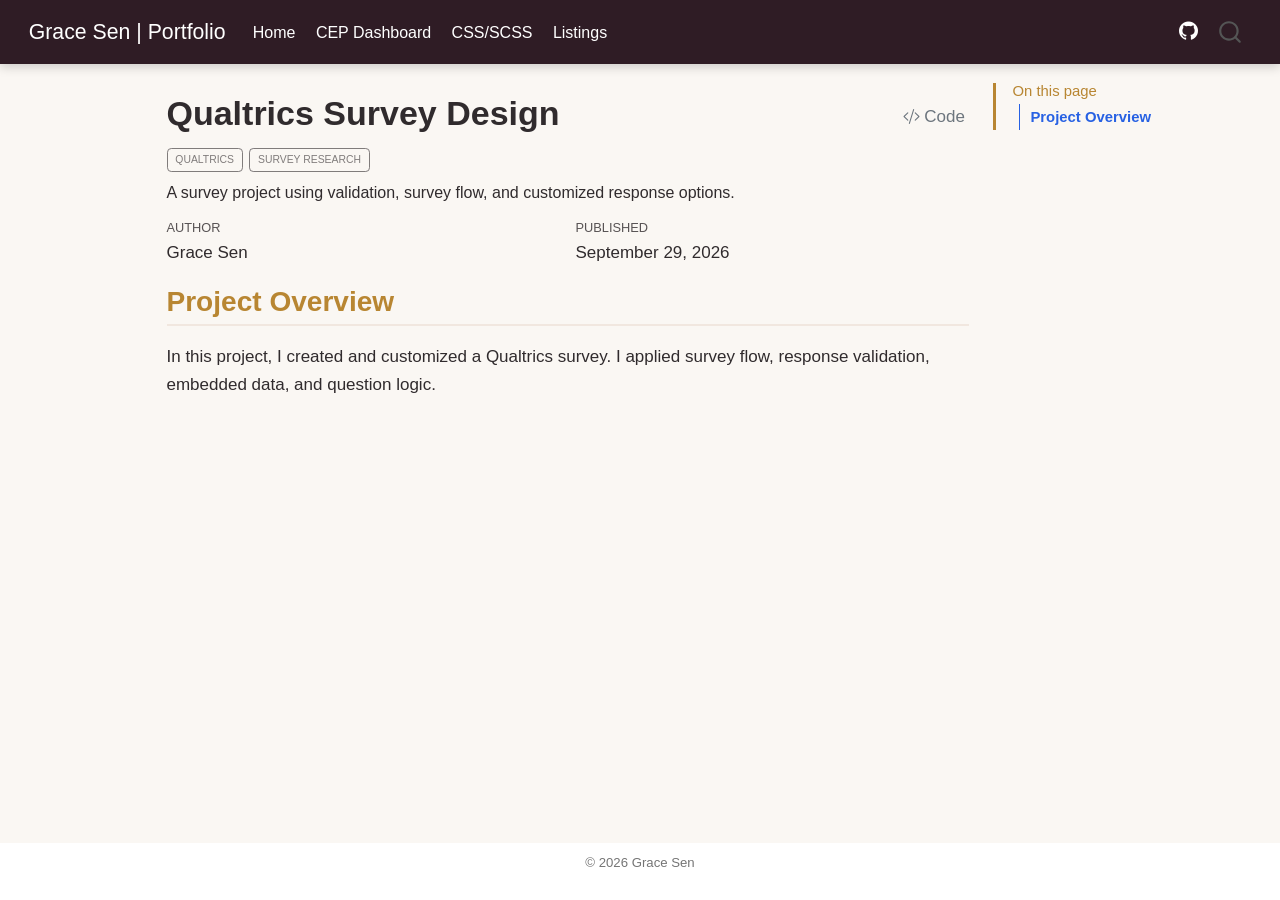
<file: docs/projects/qualtrics-project.html>
<!DOCTYPE html>
<html xmlns="http://www.w3.org/1999/xhtml" lang="en" xml:lang="en"><head>

<meta charset="utf-8">
<meta name="generator" content="quarto-1.8.26">

<meta name="viewport" content="width=device-width, initial-scale=1.0, user-scalable=yes">

<meta name="author" content="Grace Sen">
<meta name="dcterms.date" content="2026-09-29">
<meta name="description" content="A survey project using validation, survey flow, and customized response options.">

<title>Qualtrics Survey Design – Grace Sen | Portfolio</title>
<style>
code{white-space: pre-wrap;}
span.smallcaps{font-variant: small-caps;}
div.columns{display: flex; gap: min(4vw, 1.5em);}
div.column{flex: auto; overflow-x: auto;}
div.hanging-indent{margin-left: 1.5em; text-indent: -1.5em;}
ul.task-list{list-style: none;}
ul.task-list li input[type="checkbox"] {
  width: 0.8em;
  margin: 0 0.8em 0.2em -1em; /* quarto-specific, see https://github.com/quarto-dev/quarto-cli/issues/4556 */ 
  vertical-align: middle;
}
/* CSS for syntax highlighting */
html { -webkit-text-size-adjust: 100%; }
pre > code.sourceCode { white-space: pre; position: relative; }
pre > code.sourceCode > span { display: inline-block; line-height: 1.25; }
pre > code.sourceCode > span:empty { height: 1.2em; }
.sourceCode { overflow: visible; }
code.sourceCode > span { color: inherit; text-decoration: inherit; }
div.sourceCode { margin: 1em 0; }
pre.sourceCode { margin: 0; }
@media screen {
div.sourceCode { overflow: auto; }
}
@media print {
pre > code.sourceCode { white-space: pre-wrap; }
pre > code.sourceCode > span { text-indent: -5em; padding-left: 5em; }
}
pre.numberSource code
  { counter-reset: source-line 0; }
pre.numberSource code > span
  { position: relative; left: -4em; counter-increment: source-line; }
pre.numberSource code > span > a:first-child::before
  { content: counter(source-line);
    position: relative; left: -1em; text-align: right; vertical-align: baseline;
    border: none; display: inline-block;
    -webkit-touch-callout: none; -webkit-user-select: none;
    -khtml-user-select: none; -moz-user-select: none;
    -ms-user-select: none; user-select: none;
    padding: 0 4px; width: 4em;
  }
pre.numberSource { margin-left: 3em;  padding-left: 4px; }
div.sourceCode
  {   }
@media screen {
pre > code.sourceCode > span > a:first-child::before { text-decoration: underline; }
}
</style>


<script src="../site_libs/quarto-nav/quarto-nav.js"></script>
<script src="../site_libs/quarto-nav/headroom.min.js"></script>
<script src="../site_libs/clipboard/clipboard.min.js"></script>
<script src="../site_libs/quarto-search/autocomplete.umd.js"></script>
<script src="../site_libs/quarto-search/fuse.min.js"></script>
<script src="../site_libs/quarto-search/quarto-search.js"></script>
<meta name="quarto:offset" content="../">
<script src="../site_libs/quarto-html/quarto.js" type="module"></script>
<script src="../site_libs/quarto-html/tabsets/tabsets.js" type="module"></script>
<script src="../site_libs/quarto-html/axe/axe-check.js" type="module"></script>
<script src="../site_libs/quarto-html/popper.min.js"></script>
<script src="../site_libs/quarto-html/tippy.umd.min.js"></script>
<script src="../site_libs/quarto-html/anchor.min.js"></script>
<link href="../site_libs/quarto-html/tippy.css" rel="stylesheet">
<link href="../site_libs/quarto-html/quarto-syntax-highlighting-587c61ba64f3a5504c4d52d930310e48.css" rel="stylesheet" id="quarto-text-highlighting-styles">
<script src="../site_libs/bootstrap/bootstrap.min.js"></script>
<link href="../site_libs/bootstrap/bootstrap-icons.css" rel="stylesheet">
<link href="../site_libs/bootstrap/bootstrap-80278d44abbb443aada24b13759e4b65.min.css" rel="stylesheet" append-hash="true" id="quarto-bootstrap" data-mode="light">
<script id="quarto-search-options" type="application/json">{
  "location": "navbar",
  "copy-button": false,
  "collapse-after": 3,
  "panel-placement": "end",
  "type": "overlay",
  "limit": 50,
  "keyboard-shortcut": [
    "f",
    "/",
    "s"
  ],
  "show-item-context": false,
  "language": {
    "search-no-results-text": "No results",
    "search-matching-documents-text": "matching documents",
    "search-copy-link-title": "Copy link to search",
    "search-hide-matches-text": "Hide additional matches",
    "search-more-match-text": "more match in this document",
    "search-more-matches-text": "more matches in this document",
    "search-clear-button-title": "Clear",
    "search-text-placeholder": "",
    "search-detached-cancel-button-title": "Cancel",
    "search-submit-button-title": "Submit",
    "search-label": "Search"
  }
}</script>


<link rel="stylesheet" href="../styles.css">
</head>

<body class="nav-fixed quarto-light">

<div id="quarto-search-results"></div>
  <header id="quarto-header" class="headroom fixed-top">
    <nav class="navbar navbar-expand-lg " data-bs-theme="dark">
      <div class="navbar-container container-fluid">
      <div class="navbar-brand-container mx-auto">
    <a class="navbar-brand" href="../index.html">
    <span class="navbar-title">Grace Sen | Portfolio</span>
    </a>
  </div>
            <div id="quarto-search" class="" title="Search"></div>
          <button class="navbar-toggler" type="button" data-bs-toggle="collapse" data-bs-target="#navbarCollapse" aria-controls="navbarCollapse" role="menu" aria-expanded="false" aria-label="Toggle navigation" onclick="if (window.quartoToggleHeadroom) { window.quartoToggleHeadroom(); }">
  <span class="navbar-toggler-icon"></span>
</button>
          <div class="collapse navbar-collapse" id="navbarCollapse">
            <ul class="navbar-nav navbar-nav-scroll me-auto">
  <li class="nav-item">
    <a class="nav-link" href="../index.html"> 
<span class="menu-text">Home</span></a>
  </li>  
  <li class="nav-item">
    <a class="nav-link" href="../dashboard.html"> 
<span class="menu-text">CEP Dashboard</span></a>
  </li>  
  <li class="nav-item">
    <a class="nav-link" href="../styling.html"> 
<span class="menu-text">CSS/SCSS</span></a>
  </li>  
  <li class="nav-item">
    <a class="nav-link" href="../listings.html"> 
<span class="menu-text">Listings</span></a>
  </li>  
</ul>
            <ul class="navbar-nav navbar-nav-scroll ms-auto">
  <li class="nav-item compact">
    <a class="nav-link" href="https://github.com/gracesen/IBM-6500-M10-Portfolio"> <i class="bi bi-github" role="img">
</i> 
<span class="menu-text"></span></a>
  </li>  
</ul>
          </div> <!-- /navcollapse -->
            <div class="quarto-navbar-tools">
</div>
      </div> <!-- /container-fluid -->
    </nav>
</header>
<!-- content -->
<div id="quarto-content" class="quarto-container page-columns page-rows-contents page-layout-article page-navbar">
<!-- sidebar -->
<!-- margin-sidebar -->
    <div id="quarto-margin-sidebar" class="sidebar margin-sidebar">
        <nav id="TOC" role="doc-toc" class="toc-active">
    <h2 id="toc-title">On this page</h2>
   
  <ul>
  <li><a href="#project-overview" id="toc-project-overview" class="nav-link active" data-scroll-target="#project-overview">Project Overview</a></li>
  </ul>
</nav>
    </div>
<!-- main -->
<main class="content" id="quarto-document-content">

<header id="title-block-header" class="quarto-title-block default">
<div class="quarto-title">
<div class="quarto-title-block"><div><h1 class="title">Qualtrics Survey Design</h1><button type="button" class="btn code-tools-button" id="quarto-code-tools-source"><i class="bi"></i> Code</button></div></div>
  <div class="quarto-categories">
    <div class="quarto-category">Qualtrics</div>
    <div class="quarto-category">Survey Research</div>
  </div>
  </div>

<div>
  <div class="description">
    A survey project using validation, survey flow, and customized response options.
  </div>
</div>


<div class="quarto-title-meta">

    <div>
    <div class="quarto-title-meta-heading">Author</div>
    <div class="quarto-title-meta-contents">
             <p>Grace Sen </p>
          </div>
  </div>
    
    <div>
    <div class="quarto-title-meta-heading">Published</div>
    <div class="quarto-title-meta-contents">
      <p class="date">September 29, 2026</p>
    </div>
  </div>
  
    
  </div>
  


</header>


<section id="project-overview" class="level2">
<h2 class="anchored" data-anchor-id="project-overview">Project Overview</h2>
<p>In this project, I created and customized a Qualtrics survey. I applied survey flow, response validation, embedded data, and question logic.</p>


<!-- -->

</section>

</main> <!-- /main -->
<script id="quarto-html-after-body" type="application/javascript">
  window.document.addEventListener("DOMContentLoaded", function (event) {
    const icon = "";
    const anchorJS = new window.AnchorJS();
    anchorJS.options = {
      placement: 'right',
      icon: icon
    };
    anchorJS.add('.anchored');
    const isCodeAnnotation = (el) => {
      for (const clz of el.classList) {
        if (clz.startsWith('code-annotation-')) {                     
          return true;
        }
      }
      return false;
    }
    const onCopySuccess = function(e) {
      // button target
      const button = e.trigger;
      // don't keep focus
      button.blur();
      // flash "checked"
      button.classList.add('code-copy-button-checked');
      var currentTitle = button.getAttribute("title");
      button.setAttribute("title", "Copied!");
      let tooltip;
      if (window.bootstrap) {
        button.setAttribute("data-bs-toggle", "tooltip");
        button.setAttribute("data-bs-placement", "left");
        button.setAttribute("data-bs-title", "Copied!");
        tooltip = new bootstrap.Tooltip(button, 
          { trigger: "manual", 
            customClass: "code-copy-button-tooltip",
            offset: [0, -8]});
        tooltip.show();    
      }
      setTimeout(function() {
        if (tooltip) {
          tooltip.hide();
          button.removeAttribute("data-bs-title");
          button.removeAttribute("data-bs-toggle");
          button.removeAttribute("data-bs-placement");
        }
        button.setAttribute("title", currentTitle);
        button.classList.remove('code-copy-button-checked');
      }, 1000);
      // clear code selection
      e.clearSelection();
    }
    const getTextToCopy = function(trigger) {
      const outerScaffold = trigger.parentElement.cloneNode(true);
      const codeEl = outerScaffold.querySelector('code');
      for (const childEl of codeEl.children) {
        if (isCodeAnnotation(childEl)) {
          childEl.remove();
        }
      }
      return codeEl.innerText;
    }
    const clipboard = new window.ClipboardJS('.code-copy-button:not([data-in-quarto-modal])', {
      text: getTextToCopy
    });
    clipboard.on('success', onCopySuccess);
    if (window.document.getElementById('quarto-embedded-source-code-modal')) {
      const clipboardModal = new window.ClipboardJS('.code-copy-button[data-in-quarto-modal]', {
        text: getTextToCopy,
        container: window.document.getElementById('quarto-embedded-source-code-modal')
      });
      clipboardModal.on('success', onCopySuccess);
    }
    const viewSource = window.document.getElementById('quarto-view-source') ||
                       window.document.getElementById('quarto-code-tools-source');
    if (viewSource) {
      const sourceUrl = viewSource.getAttribute("data-quarto-source-url");
      viewSource.addEventListener("click", function(e) {
        if (sourceUrl) {
          // rstudio viewer pane
          if (/\bcapabilities=\b/.test(window.location)) {
            window.open(sourceUrl);
          } else {
            window.location.href = sourceUrl;
          }
        } else {
          const modal = new bootstrap.Modal(document.getElementById('quarto-embedded-source-code-modal'));
          modal.show();
        }
        return false;
      });
    }
    function toggleCodeHandler(show) {
      return function(e) {
        const detailsSrc = window.document.querySelectorAll(".cell > details > .sourceCode");
        for (let i=0; i<detailsSrc.length; i++) {
          const details = detailsSrc[i].parentElement;
          if (show) {
            details.open = true;
          } else {
            details.removeAttribute("open");
          }
        }
        const cellCodeDivs = window.document.querySelectorAll(".cell > .sourceCode");
        const fromCls = show ? "hidden" : "unhidden";
        const toCls = show ? "unhidden" : "hidden";
        for (let i=0; i<cellCodeDivs.length; i++) {
          const codeDiv = cellCodeDivs[i];
          if (codeDiv.classList.contains(fromCls)) {
            codeDiv.classList.remove(fromCls);
            codeDiv.classList.add(toCls);
          } 
        }
        return false;
      }
    }
    const hideAllCode = window.document.getElementById("quarto-hide-all-code");
    if (hideAllCode) {
      hideAllCode.addEventListener("click", toggleCodeHandler(false));
    }
    const showAllCode = window.document.getElementById("quarto-show-all-code");
    if (showAllCode) {
      showAllCode.addEventListener("click", toggleCodeHandler(true));
    }
      var localhostRegex = new RegExp(/^(?:http|https):\/\/localhost\:?[0-9]*\//);
      var mailtoRegex = new RegExp(/^mailto:/);
        var filterRegex = new RegExp('/' + window.location.host + '/');
      var isInternal = (href) => {
          return filterRegex.test(href) || localhostRegex.test(href) || mailtoRegex.test(href);
      }
      // Inspect non-navigation links and adorn them if external
     var links = window.document.querySelectorAll('a[href]:not(.nav-link):not(.navbar-brand):not(.toc-action):not(.sidebar-link):not(.sidebar-item-toggle):not(.pagination-link):not(.no-external):not([aria-hidden]):not(.dropdown-item):not(.quarto-navigation-tool):not(.about-link)');
      for (var i=0; i<links.length; i++) {
        const link = links[i];
        if (!isInternal(link.href)) {
          // undo the damage that might have been done by quarto-nav.js in the case of
          // links that we want to consider external
          if (link.dataset.originalHref !== undefined) {
            link.href = link.dataset.originalHref;
          }
        }
      }
    function tippyHover(el, contentFn, onTriggerFn, onUntriggerFn) {
      const config = {
        allowHTML: true,
        maxWidth: 500,
        delay: 100,
        arrow: false,
        appendTo: function(el) {
            return el.parentElement;
        },
        interactive: true,
        interactiveBorder: 10,
        theme: 'quarto',
        placement: 'bottom-start',
      };
      if (contentFn) {
        config.content = contentFn;
      }
      if (onTriggerFn) {
        config.onTrigger = onTriggerFn;
      }
      if (onUntriggerFn) {
        config.onUntrigger = onUntriggerFn;
      }
      window.tippy(el, config); 
    }
    const noterefs = window.document.querySelectorAll('a[role="doc-noteref"]');
    for (var i=0; i<noterefs.length; i++) {
      const ref = noterefs[i];
      tippyHover(ref, function() {
        // use id or data attribute instead here
        let href = ref.getAttribute('data-footnote-href') || ref.getAttribute('href');
        try { href = new URL(href).hash; } catch {}
        const id = href.replace(/^#\/?/, "");
        const note = window.document.getElementById(id);
        if (note) {
          return note.innerHTML;
        } else {
          return "";
        }
      });
    }
    const xrefs = window.document.querySelectorAll('a.quarto-xref');
    const processXRef = (id, note) => {
      // Strip column container classes
      const stripColumnClz = (el) => {
        el.classList.remove("page-full", "page-columns");
        if (el.children) {
          for (const child of el.children) {
            stripColumnClz(child);
          }
        }
      }
      stripColumnClz(note)
      if (id === null || id.startsWith('sec-')) {
        // Special case sections, only their first couple elements
        const container = document.createElement("div");
        if (note.children && note.children.length > 2) {
          container.appendChild(note.children[0].cloneNode(true));
          for (let i = 1; i < note.children.length; i++) {
            const child = note.children[i];
            if (child.tagName === "P" && child.innerText === "") {
              continue;
            } else {
              container.appendChild(child.cloneNode(true));
              break;
            }
          }
          if (window.Quarto?.typesetMath) {
            window.Quarto.typesetMath(container);
          }
          return container.innerHTML
        } else {
          if (window.Quarto?.typesetMath) {
            window.Quarto.typesetMath(note);
          }
          return note.innerHTML;
        }
      } else {
        // Remove any anchor links if they are present
        const anchorLink = note.querySelector('a.anchorjs-link');
        if (anchorLink) {
          anchorLink.remove();
        }
        if (window.Quarto?.typesetMath) {
          window.Quarto.typesetMath(note);
        }
        if (note.classList.contains("callout")) {
          return note.outerHTML;
        } else {
          return note.innerHTML;
        }
      }
    }
    for (var i=0; i<xrefs.length; i++) {
      const xref = xrefs[i];
      tippyHover(xref, undefined, function(instance) {
        instance.disable();
        let url = xref.getAttribute('href');
        let hash = undefined; 
        if (url.startsWith('#')) {
          hash = url;
        } else {
          try { hash = new URL(url).hash; } catch {}
        }
        if (hash) {
          const id = hash.replace(/^#\/?/, "");
          const note = window.document.getElementById(id);
          if (note !== null) {
            try {
              const html = processXRef(id, note.cloneNode(true));
              instance.setContent(html);
            } finally {
              instance.enable();
              instance.show();
            }
          } else {
            // See if we can fetch this
            fetch(url.split('#')[0])
            .then(res => res.text())
            .then(html => {
              const parser = new DOMParser();
              const htmlDoc = parser.parseFromString(html, "text/html");
              const note = htmlDoc.getElementById(id);
              if (note !== null) {
                const html = processXRef(id, note);
                instance.setContent(html);
              } 
            }).finally(() => {
              instance.enable();
              instance.show();
            });
          }
        } else {
          // See if we can fetch a full url (with no hash to target)
          // This is a special case and we should probably do some content thinning / targeting
          fetch(url)
          .then(res => res.text())
          .then(html => {
            const parser = new DOMParser();
            const htmlDoc = parser.parseFromString(html, "text/html");
            const note = htmlDoc.querySelector('main.content');
            if (note !== null) {
              // This should only happen for chapter cross references
              // (since there is no id in the URL)
              // remove the first header
              if (note.children.length > 0 && note.children[0].tagName === "HEADER") {
                note.children[0].remove();
              }
              const html = processXRef(null, note);
              instance.setContent(html);
            } 
          }).finally(() => {
            instance.enable();
            instance.show();
          });
        }
      }, function(instance) {
      });
    }
        let selectedAnnoteEl;
        const selectorForAnnotation = ( cell, annotation) => {
          let cellAttr = 'data-code-cell="' + cell + '"';
          let lineAttr = 'data-code-annotation="' +  annotation + '"';
          const selector = 'span[' + cellAttr + '][' + lineAttr + ']';
          return selector;
        }
        const selectCodeLines = (annoteEl) => {
          const doc = window.document;
          const targetCell = annoteEl.getAttribute("data-target-cell");
          const targetAnnotation = annoteEl.getAttribute("data-target-annotation");
          const annoteSpan = window.document.querySelector(selectorForAnnotation(targetCell, targetAnnotation));
          const lines = annoteSpan.getAttribute("data-code-lines").split(",");
          const lineIds = lines.map((line) => {
            return targetCell + "-" + line;
          })
          let top = null;
          let height = null;
          let parent = null;
          if (lineIds.length > 0) {
              //compute the position of the single el (top and bottom and make a div)
              const el = window.document.getElementById(lineIds[0]);
              top = el.offsetTop;
              height = el.offsetHeight;
              parent = el.parentElement.parentElement;
            if (lineIds.length > 1) {
              const lastEl = window.document.getElementById(lineIds[lineIds.length - 1]);
              const bottom = lastEl.offsetTop + lastEl.offsetHeight;
              height = bottom - top;
            }
            if (top !== null && height !== null && parent !== null) {
              // cook up a div (if necessary) and position it 
              let div = window.document.getElementById("code-annotation-line-highlight");
              if (div === null) {
                div = window.document.createElement("div");
                div.setAttribute("id", "code-annotation-line-highlight");
                div.style.position = 'absolute';
                parent.appendChild(div);
              }
              div.style.top = top - 2 + "px";
              div.style.height = height + 4 + "px";
              div.style.left = 0;
              let gutterDiv = window.document.getElementById("code-annotation-line-highlight-gutter");
              if (gutterDiv === null) {
                gutterDiv = window.document.createElement("div");
                gutterDiv.setAttribute("id", "code-annotation-line-highlight-gutter");
                gutterDiv.style.position = 'absolute';
                const codeCell = window.document.getElementById(targetCell);
                const gutter = codeCell.querySelector('.code-annotation-gutter');
                gutter.appendChild(gutterDiv);
              }
              gutterDiv.style.top = top - 2 + "px";
              gutterDiv.style.height = height + 4 + "px";
            }
            selectedAnnoteEl = annoteEl;
          }
        };
        const unselectCodeLines = () => {
          const elementsIds = ["code-annotation-line-highlight", "code-annotation-line-highlight-gutter"];
          elementsIds.forEach((elId) => {
            const div = window.document.getElementById(elId);
            if (div) {
              div.remove();
            }
          });
          selectedAnnoteEl = undefined;
        };
          // Handle positioning of the toggle
      window.addEventListener(
        "resize",
        throttle(() => {
          elRect = undefined;
          if (selectedAnnoteEl) {
            selectCodeLines(selectedAnnoteEl);
          }
        }, 10)
      );
      function throttle(fn, ms) {
      let throttle = false;
      let timer;
        return (...args) => {
          if(!throttle) { // first call gets through
              fn.apply(this, args);
              throttle = true;
          } else { // all the others get throttled
              if(timer) clearTimeout(timer); // cancel #2
              timer = setTimeout(() => {
                fn.apply(this, args);
                timer = throttle = false;
              }, ms);
          }
        };
      }
        // Attach click handler to the DT
        const annoteDls = window.document.querySelectorAll('dt[data-target-cell]');
        for (const annoteDlNode of annoteDls) {
          annoteDlNode.addEventListener('click', (event) => {
            const clickedEl = event.target;
            if (clickedEl !== selectedAnnoteEl) {
              unselectCodeLines();
              const activeEl = window.document.querySelector('dt[data-target-cell].code-annotation-active');
              if (activeEl) {
                activeEl.classList.remove('code-annotation-active');
              }
              selectCodeLines(clickedEl);
              clickedEl.classList.add('code-annotation-active');
            } else {
              // Unselect the line
              unselectCodeLines();
              clickedEl.classList.remove('code-annotation-active');
            }
          });
        }
    const findCites = (el) => {
      const parentEl = el.parentElement;
      if (parentEl) {
        const cites = parentEl.dataset.cites;
        if (cites) {
          return {
            el,
            cites: cites.split(' ')
          };
        } else {
          return findCites(el.parentElement)
        }
      } else {
        return undefined;
      }
    };
    var bibliorefs = window.document.querySelectorAll('a[role="doc-biblioref"]');
    for (var i=0; i<bibliorefs.length; i++) {
      const ref = bibliorefs[i];
      const citeInfo = findCites(ref);
      if (citeInfo) {
        tippyHover(citeInfo.el, function() {
          var popup = window.document.createElement('div');
          citeInfo.cites.forEach(function(cite) {
            var citeDiv = window.document.createElement('div');
            citeDiv.classList.add('hanging-indent');
            citeDiv.classList.add('csl-entry');
            var biblioDiv = window.document.getElementById('ref-' + cite);
            if (biblioDiv) {
              citeDiv.innerHTML = biblioDiv.innerHTML;
            }
            popup.appendChild(citeDiv);
          });
          return popup.innerHTML;
        });
      }
    }
  });
  </script><div class="modal fade" id="quarto-embedded-source-code-modal" tabindex="-1" aria-labelledby="quarto-embedded-source-code-modal-label" aria-hidden="true"><div class="modal-dialog modal-dialog-scrollable"><div class="modal-content"><div class="modal-header"><h5 class="modal-title" id="quarto-embedded-source-code-modal-label">Source Code</h5><button class="btn-close" data-bs-dismiss="modal"></button></div><div class="modal-body"><div class="">
<div class="code-copy-outer-scaffold"><div class="sourceCode" id="cb1" data-shortcodes="false"><pre class="sourceCode markdown code-with-copy"><code class="sourceCode markdown"><span id="cb1-1"><a href="#cb1-1" aria-hidden="true" tabindex="-1"></a><span class="co">---</span></span>
<span id="cb1-2"><a href="#cb1-2" aria-hidden="true" tabindex="-1"></a><span class="an">title:</span><span class="co"> "Qualtrics Survey Design"</span></span>
<span id="cb1-3"><a href="#cb1-3" aria-hidden="true" tabindex="-1"></a><span class="an">description:</span><span class="co"> "A survey project using validation, survey flow, and customized response options."</span></span>
<span id="cb1-4"><a href="#cb1-4" aria-hidden="true" tabindex="-1"></a><span class="an">author:</span><span class="co"> "Grace Sen"</span></span>
<span id="cb1-5"><a href="#cb1-5" aria-hidden="true" tabindex="-1"></a><span class="an">date:</span><span class="co"> "2026-09-29"</span></span>
<span id="cb1-6"><a href="#cb1-6" aria-hidden="true" tabindex="-1"></a><span class="an">categories:</span><span class="co"> [Qualtrics, Survey Research]</span></span>
<span id="cb1-7"><a href="#cb1-7" aria-hidden="true" tabindex="-1"></a><span class="co">---</span></span>
<span id="cb1-8"><a href="#cb1-8" aria-hidden="true" tabindex="-1"></a></span>
<span id="cb1-9"><a href="#cb1-9" aria-hidden="true" tabindex="-1"></a><span class="fu">## Project Overview</span></span>
<span id="cb1-10"><a href="#cb1-10" aria-hidden="true" tabindex="-1"></a></span>
<span id="cb1-11"><a href="#cb1-11" aria-hidden="true" tabindex="-1"></a>In this project, I created and customized a Qualtrics survey. I applied survey flow, response validation, embedded data, and question logic.</span></code></pre></div><button title="Copy to Clipboard" class="code-copy-button" data-in-quarto-modal=""><i class="bi"></i></button></div>
</div></div></div></div></div>
</div> <!-- /content -->
<footer class="footer">
  <div class="nav-footer">
    <div class="nav-footer-left">
      &nbsp;
    </div>   
    <div class="nav-footer-center">
<p>© 2026 Grace Sen</p>
</div>
    <div class="nav-footer-right">
      &nbsp;
    </div>
  </div>
</footer>




</body></html>
</file>
<file: docs/site_libs/quarto-html/tippy.css>
.tippy-box[data-animation=fade][data-state=hidden]{opacity:0}[data-tippy-root]{max-width:calc(100vw - 10px)}.tippy-box{position:relative;background-color:#333;color:#fff;border-radius:4px;font-size:14px;line-height:1.4;white-space:normal;outline:0;transition-property:transform,visibility,opacity}.tippy-box[data-placement^=top]>.tippy-arrow{bottom:0}.tippy-box[data-placement^=top]>.tippy-arrow:before{bottom:-7px;left:0;border-width:8px 8px 0;border-top-color:initial;transform-origin:center top}.tippy-box[data-placement^=bottom]>.tippy-arrow{top:0}.tippy-box[data-placement^=bottom]>.tippy-arrow:before{top:-7px;left:0;border-width:0 8px 8px;border-bottom-color:initial;transform-origin:center bottom}.tippy-box[data-placement^=left]>.tippy-arrow{right:0}.tippy-box[data-placement^=left]>.tippy-arrow:before{border-width:8px 0 8px 8px;border-left-color:initial;right:-7px;transform-origin:center left}.tippy-box[data-placement^=right]>.tippy-arrow{left:0}.tippy-box[data-placement^=right]>.tippy-arrow:before{left:-7px;border-width:8px 8px 8px 0;border-right-color:initial;transform-origin:center right}.tippy-box[data-inertia][data-state=visible]{transition-timing-function:cubic-bezier(.54,1.5,.38,1.11)}.tippy-arrow{width:16px;height:16px;color:#333}.tippy-arrow:before{content:"";position:absolute;border-color:transparent;border-style:solid}.tippy-content{position:relative;padding:5px 9px;z-index:1}
</file>
<file: docs/site_libs/quarto-html/quarto-syntax-highlighting-587c61ba64f3a5504c4d52d930310e48.css>
/* quarto syntax highlight colors */
:root {
  --quarto-hl-ot-color: #003B4F;
  --quarto-hl-at-color: #657422;
  --quarto-hl-ss-color: #20794D;
  --quarto-hl-an-color: #5E5E5E;
  --quarto-hl-fu-color: #4758AB;
  --quarto-hl-st-color: #20794D;
  --quarto-hl-cf-color: #003B4F;
  --quarto-hl-op-color: #5E5E5E;
  --quarto-hl-er-color: #AD0000;
  --quarto-hl-bn-color: #AD0000;
  --quarto-hl-al-color: #AD0000;
  --quarto-hl-va-color: #111111;
  --quarto-hl-bu-color: inherit;
  --quarto-hl-ex-color: inherit;
  --quarto-hl-pp-color: #AD0000;
  --quarto-hl-in-color: #5E5E5E;
  --quarto-hl-vs-color: #20794D;
  --quarto-hl-wa-color: #5E5E5E;
  --quarto-hl-do-color: #5E5E5E;
  --quarto-hl-im-color: #00769E;
  --quarto-hl-ch-color: #20794D;
  --quarto-hl-dt-color: #AD0000;
  --quarto-hl-fl-color: #AD0000;
  --quarto-hl-co-color: #5E5E5E;
  --quarto-hl-cv-color: #5E5E5E;
  --quarto-hl-cn-color: #8f5902;
  --quarto-hl-sc-color: #5E5E5E;
  --quarto-hl-dv-color: #AD0000;
  --quarto-hl-kw-color: #003B4F;
}

/* other quarto variables */
:root {
  --quarto-font-monospace: SFMono-Regular, Menlo, Monaco, Consolas, "Liberation Mono", "Courier New", monospace;
}

/* syntax highlight based on Pandoc's rules */
pre > code.sourceCode > span {
  color: #003B4F;
}

code.sourceCode > span {
  color: #003B4F;
}

div.sourceCode,
div.sourceCode pre.sourceCode {
  color: #003B4F;
}

/* Normal */
code span {
  color: #003B4F;
}

/* Alert */
code span.al {
  color: #AD0000;
  font-style: inherit;
}

/* Annotation */
code span.an {
  color: #5E5E5E;
  font-style: inherit;
}

/* Attribute */
code span.at {
  color: #657422;
  font-style: inherit;
}

/* BaseN */
code span.bn {
  color: #AD0000;
  font-style: inherit;
}

/* BuiltIn */
code span.bu {
  font-style: inherit;
}

/* ControlFlow */
code span.cf {
  color: #003B4F;
  font-weight: bold;
  font-style: inherit;
}

/* Char */
code span.ch {
  color: #20794D;
  font-style: inherit;
}

/* Constant */
code span.cn {
  color: #8f5902;
  font-style: inherit;
}

/* Comment */
code span.co {
  color: #5E5E5E;
  font-style: inherit;
}

/* CommentVar */
code span.cv {
  color: #5E5E5E;
  font-style: italic;
}

/* Documentation */
code span.do {
  color: #5E5E5E;
  font-style: italic;
}

/* DataType */
code span.dt {
  color: #AD0000;
  font-style: inherit;
}

/* DecVal */
code span.dv {
  color: #AD0000;
  font-style: inherit;
}

/* Error */
code span.er {
  color: #AD0000;
  font-style: inherit;
}

/* Extension */
code span.ex {
  font-style: inherit;
}

/* Float */
code span.fl {
  color: #AD0000;
  font-style: inherit;
}

/* Function */
code span.fu {
  color: #4758AB;
  font-style: inherit;
}

/* Import */
code span.im {
  color: #00769E;
  font-style: inherit;
}

/* Information */
code span.in {
  color: #5E5E5E;
  font-style: inherit;
}

/* Keyword */
code span.kw {
  color: #003B4F;
  font-weight: bold;
  font-style: inherit;
}

/* Operator */
code span.op {
  color: #5E5E5E;
  font-style: inherit;
}

/* Other */
code span.ot {
  color: #003B4F;
  font-style: inherit;
}

/* Preprocessor */
code span.pp {
  color: #AD0000;
  font-style: inherit;
}

/* SpecialChar */
code span.sc {
  color: #5E5E5E;
  font-style: inherit;
}

/* SpecialString */
code span.ss {
  color: #20794D;
  font-style: inherit;
}

/* String */
code span.st {
  color: #20794D;
  font-style: inherit;
}

/* Variable */
code span.va {
  color: #111111;
  font-style: inherit;
}

/* VerbatimString */
code span.vs {
  color: #20794D;
  font-style: inherit;
}

/* Warning */
code span.wa {
  color: #5E5E5E;
  font-style: italic;
}

.prevent-inlining {
  content: "</";
}

/*# sourceMappingURL=2dce1cc6c82594539e1579de68416b47.css.map */
</file>
<file: docs/styles.css>
/* ---------- Website color theme ---------- */

:root {
  --primary-color: #6f263d;
  --secondary-color: #b88632;
  --dark-color: #2f1c25;
  --light-color: #faf7f3;
  --soft-color: #f1e7df;
  --text-color: #302b2d;
}

/* ---------- General page ---------- */

body {
  background-color: var(--light-color);
  color: var(--text-color);
  font-family: Arial, Helvetica, sans-serif;
  line-height: 1.7;
}

/* ---------- Navigation bar ---------- */

.navbar {
  background-color: var(--dark-color) !important;
  box-shadow: 0 3px 10px rgba(0, 0, 0, 0.18);
}

.navbar-title,
.navbar-nav .nav-link {
  color: white !important;
}

.navbar-nav .nav-link:hover {
  color: #e8c783 !important;
}

/* ---------- Introduction ---------- */

h1.hero-title {
  color: var(--primary-color);
  font-size: 2.7rem;
  font-weight: 700;
  margin-bottom: 2rem;
}

.hero-grid {
  display: grid;
  grid-template-columns: 300px 1fr;
  align-items: center;
  gap: 3rem;
  margin-bottom: 2.5rem;
}

.hero-photo {
  display: flex;
  justify-content: center;
}

.profile-photo {
  width: 270px !important;
  height: 270px !important;
  object-fit: cover;
  object-position: center;
  border-radius: 50%;
  border: 8px solid var(--soft-color);
  box-shadow: 0 7px 20px rgba(0, 0, 0, 0.18);
}

.hero-introduction {
  font-size: 1.15rem;
  line-height: 1.8;
}

/* ---------- Headings ---------- */

h2 {
  color: var(--secondary-color);
  font-weight: 700;
  border-bottom: 2px solid var(--soft-color);
  padding-bottom: 0.35rem;
  margin-top: 2.2rem;
}

h3 {
  color: var(--primary-color);
}

/* ---------- Links and selections ---------- */

a {
  color: var(--primary-color);
}

a:hover {
  color: var(--secondary-color);
}

strong {
  color: var(--primary-color);
}

/* ---------- Table of contents ---------- */

#TOC {
  border-left: 3px solid var(--secondary-color);
  padding-left: 1rem;
}

#TOC a {
  color: var(--text-color);
}

#TOC a.active {
  color: var(--primary-color);
  font-weight: 600;
}

/* ---------- Mobile layout ---------- */

@media (max-width: 768px) {
  .hero-grid {
    grid-template-columns: 1fr;
    text-align: center;
    gap: 1.5rem;
  }

  .hero-title {
    font-size: 2.1rem;
    text-align: center;
  }

  .profile-photo {
    width: 220px !important;
    height: 220px !important;
  }
}

/* ---------- Typography correction ---------- */

body {
  font-size: 16px;
  font-weight: 400;
  line-height: 1.6;
}

/* Reset the main section so body text stays normal */
section.hero-title {
  color: var(--text-color);
  font-size: 1rem;
  font-weight: 400;
}

/* Only the main page title should be large and bold */
h1.hero-title {
  color: var(--primary-color);
  font-size: 2.25rem;
  font-weight: 700;
  line-height: 1.2;
  margin-bottom: 1.75rem;
}

/* Introduction paragraph */
.hero-introduction,
.hero-introduction p {
  color: var(--text-color);
  font-size: 1rem;
  font-weight: 400;
  line-height: 1.7;
}

/* Normal body paragraphs and lists */
main p,
main li {
  font-size: 1rem;
  font-weight: 400;
}

/* Section headings remain bold */
h2 {
  font-size: 1.65rem;
  font-weight: 700;
}

h3 {
  font-size: 1.25rem;
  font-weight: 700;
}

/* Bold words should remain bold without becoming oversized */
strong {
  font-size: inherit;
  font-weight: 700;
}

/* ---------- Content alignment ---------- */

main,
main section,
main p,
main ul,
main li,
main h2,
main h3 {
  text-align: left !important;
}

/* Restore normal bullet-list spacing */
main ul {
  display: block;
  margin-left: 0;
  padding-left: 1.5rem;
}

main li {
  margin-bottom: 0.4rem;
}

/* Keep only the photo centered inside its column */
.hero-photo {
  display: flex;
  justify-content: center;
}

/* ---------- Dashboard styling ---------- */

.quarto-dashboard {
  background-color: var(--light-color);
}

.quarto-dashboard .card {
  border: 1px solid var(--soft-color);
  border-radius: 8px;
  box-shadow: 0 3px 10px rgba(0, 0, 0, 0.07);
}

.quarto-dashboard .card-header {
  color: var(--primary-color);
  font-weight: 700;
}

.quarto-dashboard .callout-note {
  border-left-color: var(--secondary-color);
}

.quarto-dashboard table thead {
  color: var(--primary-color);
}

/* ---------- White value-box text and icons ---------- */

.quarto-dashboard .bslib-value-box,
.quarto-dashboard .bslib-value-box * {
  color: #ffffff !important;
}

.quarto-dashboard .bslib-value-box svg {
  fill: #ffffff !important;
}

.quarto-dashboard .bslib-value-box .value-box-title,
.quarto-dashboard .bslib-value-box .value-box-value {
  color: #ffffff !important;
}
</file>
<file: docs/site_libs/quarto-html/quarto-syntax-highlighting-dark-b758ccaa5987ceb1b75504551e579abf.css>
/* quarto syntax highlight colors */
:root {
  --quarto-hl-al-color: #f07178;
  --quarto-hl-an-color: #d4d0ab;
  --quarto-hl-at-color: #00e0e0;
  --quarto-hl-bn-color: #d4d0ab;
  --quarto-hl-bu-color: #abe338;
  --quarto-hl-ch-color: #abe338;
  --quarto-hl-co-color: #f8f8f2;
  --quarto-hl-cv-color: #ffd700;
  --quarto-hl-cn-color: #ffd700;
  --quarto-hl-cf-color: #ffa07a;
  --quarto-hl-dt-color: #ffa07a;
  --quarto-hl-dv-color: #d4d0ab;
  --quarto-hl-do-color: #f8f8f2;
  --quarto-hl-er-color: #f07178;
  --quarto-hl-ex-color: #00e0e0;
  --quarto-hl-fl-color: #d4d0ab;
  --quarto-hl-fu-color: #ffa07a;
  --quarto-hl-im-color: #abe338;
  --quarto-hl-in-color: #d4d0ab;
  --quarto-hl-kw-color: #ffa07a;
  --quarto-hl-op-color: #ffa07a;
  --quarto-hl-ot-color: #00e0e0;
  --quarto-hl-pp-color: #dcc6e0;
  --quarto-hl-re-color: #00e0e0;
  --quarto-hl-sc-color: #abe338;
  --quarto-hl-ss-color: #abe338;
  --quarto-hl-st-color: #abe338;
  --quarto-hl-va-color: #00e0e0;
  --quarto-hl-vs-color: #abe338;
  --quarto-hl-wa-color: #dcc6e0;
}

/* other quarto variables */
:root {
  --quarto-font-monospace: SFMono-Regular, Menlo, Monaco, Consolas, "Liberation Mono", "Courier New", monospace;
}

/* syntax highlight based on Pandoc's rules */
pre > code.sourceCode > span {
  color: #f8f8f2;
}

code.sourceCode > span {
  color: #f8f8f2;
}

div.sourceCode,
div.sourceCode pre.sourceCode {
  color: #f8f8f2;
}

/* Normal */
code span {
  color: #f8f8f2;
}

/* Alert */
code span.al {
  color: #f07178;
}

/* Annotation */
code span.an {
  color: #d4d0ab;
}

/* Attribute */
code span.at {
  color: #00e0e0;
}

/* BaseN */
code span.bn {
  color: #d4d0ab;
}

/* BuiltIn */
code span.bu {
  color: #abe338;
}

/* ControlFlow */
code span.cf {
  font-weight: bold;
  color: #ffa07a;
}

/* Char */
code span.ch {
  color: #abe338;
}

/* Constant */
code span.cn {
  color: #ffd700;
}

/* Comment */
code span.co {
  font-style: italic;
  color: #f8f8f2;
}

/* CommentVar */
code span.cv {
  color: #ffd700;
}

/* Documentation */
code span.do {
  color: #f8f8f2;
}

/* DataType */
code span.dt {
  color: #ffa07a;
}

/* DecVal */
code span.dv {
  color: #d4d0ab;
}

/* Error */
code span.er {
  color: #f07178;
  text-decoration: underline;
}

/* Extension */
code span.ex {
  font-weight: bold;
  color: #00e0e0;
}

/* Float */
code span.fl {
  color: #d4d0ab;
}

/* Function */
code span.fu {
  color: #ffa07a;
}

/* Import */
code span.im {
  color: #abe338;
}

/* Information */
code span.in {
  color: #d4d0ab;
}

/* Keyword */
code span.kw {
  font-weight: bold;
  color: #ffa07a;
}

/* Operator */
code span.op {
  color: #ffa07a;
}

/* Other */
code span.ot {
  color: #00e0e0;
}

/* Preprocessor */
code span.pp {
  color: #dcc6e0;
}

/* RegionMarker */
code span.re {
  background-color: #f8f8f2;
  color: #00e0e0;
}

/* SpecialChar */
code span.sc {
  color: #abe338;
}

/* SpecialString */
code span.ss {
  color: #abe338;
}

/* String */
code span.st {
  color: #abe338;
}

/* Variable */
code span.va {
  color: #00e0e0;
}

/* VerbatimString */
code span.vs {
  color: #abe338;
}

/* Warning */
code span.wa {
  color: #dcc6e0;
}

.prevent-inlining {
  content: "</";
}

/*# sourceMappingURL=6c091f0476edacc1e88d089996040f32.css.map */
</file>
